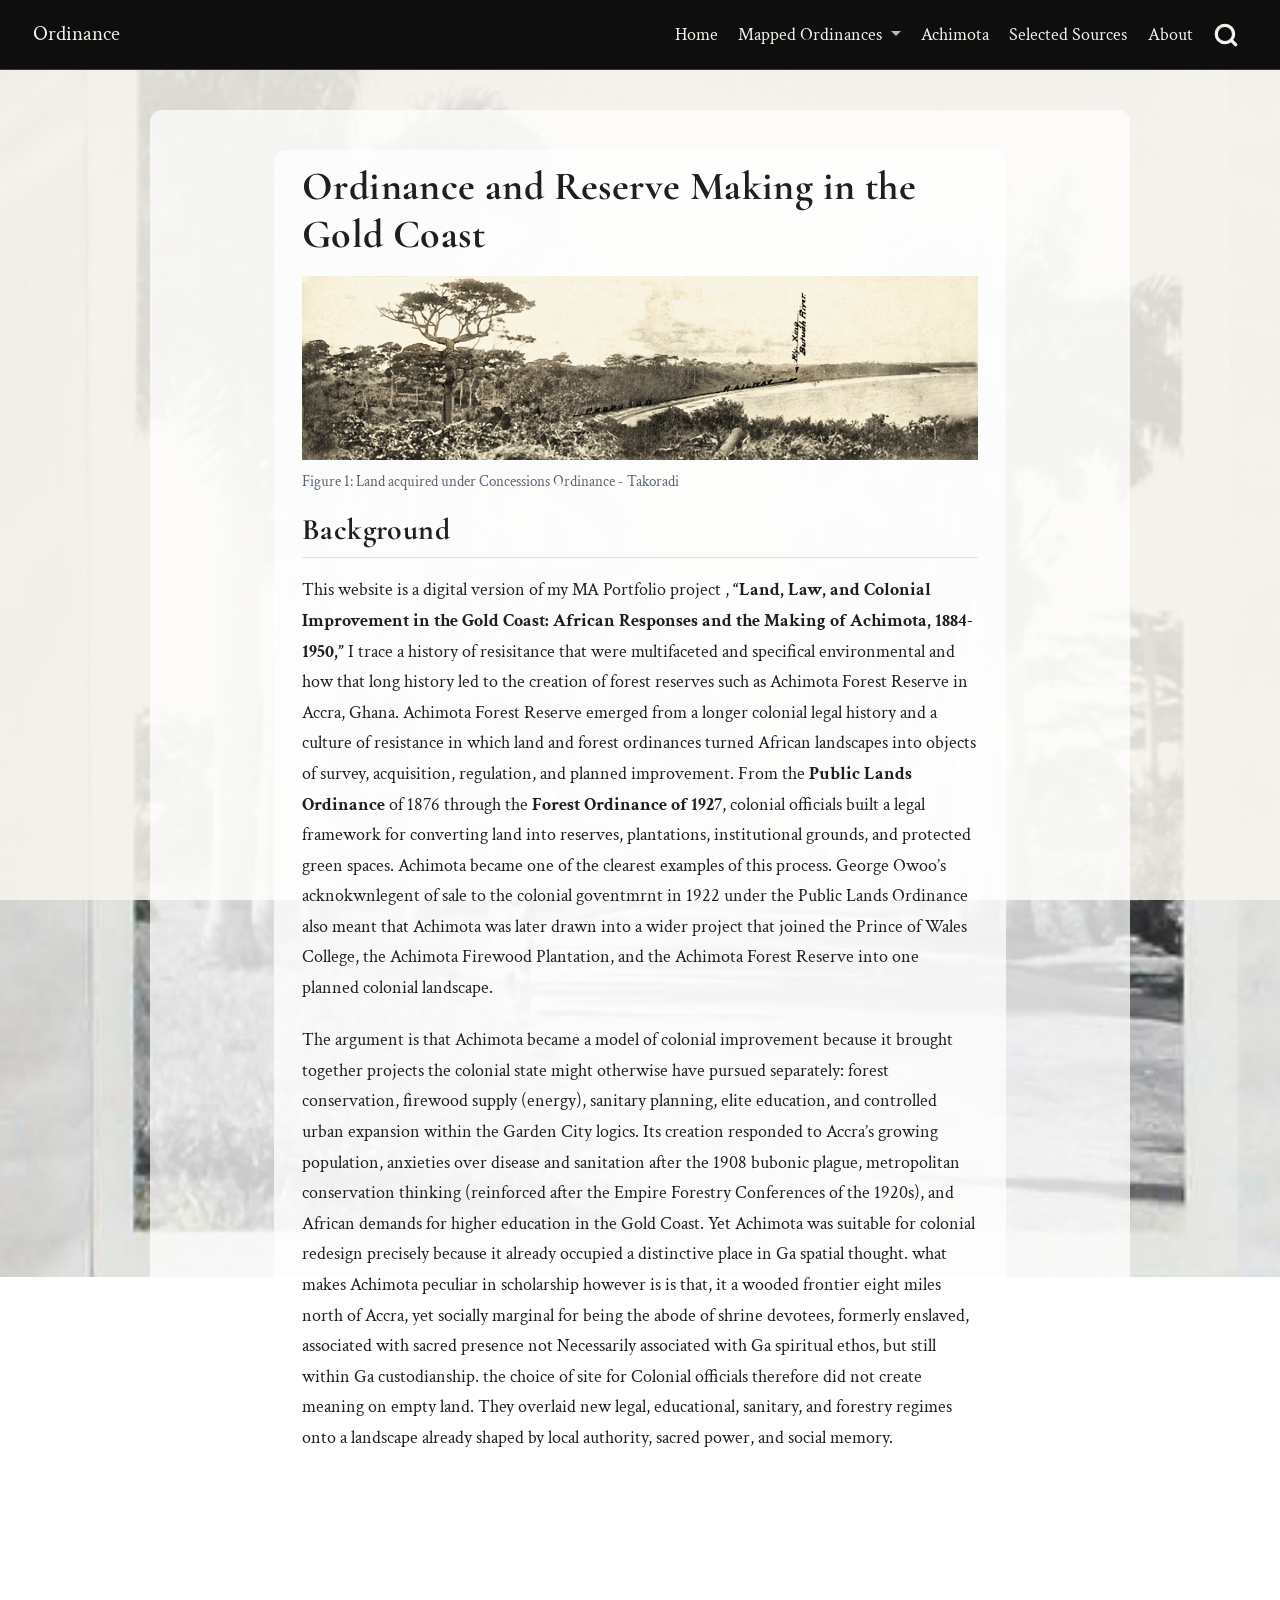
<file: index.html>
<!DOCTYPE html>
<html xmlns="http://www.w3.org/1999/xhtml" lang="en" xml:lang="en"><head>

<meta charset="utf-8">
<meta name="generator" content="quarto-1.9.37">

<meta name="viewport" content="width=device-width, initial-scale=1.0, user-scalable=yes">


<title>Ordinance and Reserve Making in the Gold Coast – Ordinance</title>
<style>
/* Default styles provided by pandoc.
** See https://pandoc.org/MANUAL.html#variables-for-html for config info.
*/
code{white-space: pre-wrap;}
span.smallcaps{font-variant: small-caps;}
div.columns{display: flex; gap: min(4vw, 1.5em);}
div.column{flex: auto; overflow-x: auto;}
div.hanging-indent{margin-left: 1.5em; text-indent: -1.5em;}
ul.task-list{list-style: none;}
ul.task-list li input[type="checkbox"] {
  width: 0.8em;
  margin: 0 0.8em 0.2em -1em; /* quarto-specific, see https://github.com/quarto-dev/quarto-cli/issues/4556 */ 
  vertical-align: middle;
}
</style>


<script src="site_libs/quarto-nav/quarto-nav.js"></script>
<script src="site_libs/quarto-nav/headroom.min.js"></script>
<script src="site_libs/clipboard/clipboard.min.js"></script>
<script src="site_libs/quarto-search/autocomplete.umd.js"></script>
<script src="site_libs/quarto-search/fuse.min.js"></script>
<script src="site_libs/quarto-search/quarto-search.js"></script>
<meta name="quarto:offset" content="./">
<script src="site_libs/quarto-html/quarto.js" type="module"></script>
<script src="site_libs/quarto-html/tabsets/tabsets.js" type="module"></script>
<script src="site_libs/quarto-html/popper.min.js"></script>
<script src="site_libs/quarto-html/tippy.umd.min.js"></script>
<script src="site_libs/quarto-html/anchor.min.js"></script>
<link href="site_libs/quarto-html/tippy.css" rel="stylesheet">
<link href="site_libs/quarto-html/quarto-syntax-highlighting-7f8f88aac4f3542376d5c11b86a4c14d.css" rel="stylesheet" id="quarto-text-highlighting-styles">
<script src="site_libs/bootstrap/bootstrap.min.js"></script>
<link href="site_libs/bootstrap/bootstrap-icons.css" rel="stylesheet">
<link href="site_libs/bootstrap/bootstrap-244ce1b9ec229af56bb6f90d24b3371d.min.css" rel="stylesheet" append-hash="true" id="quarto-bootstrap" data-mode="light">
<script id="quarto-search-options" type="application/json">{
  "location": "navbar",
  "copy-button": false,
  "collapse-after": 3,
  "panel-placement": "end",
  "type": "overlay",
  "limit": 50,
  "keyboard-shortcut": [
    "f",
    "/",
    "s"
  ],
  "show-item-context": false,
  "language": {
    "search-no-results-text": "No results",
    "search-matching-documents-text": "matching documents",
    "search-copy-link-title": "Copy link to search",
    "search-hide-matches-text": "Hide additional matches",
    "search-more-match-text": "more match in this document",
    "search-more-matches-text": "more matches in this document",
    "search-clear-button-title": "Clear",
    "search-text-placeholder": "",
    "search-detached-cancel-button-title": "Cancel",
    "search-submit-button-title": "Submit",
    "search-label": "Search"
  }
}</script>


<link rel="stylesheet" href="styles.css">
</head>

<body class="nav-fixed fullcontent quarto-light">

<div id="quarto-search-results"></div>
  <header id="quarto-header" class="headroom fixed-top">
    <nav class="navbar navbar-expand-lg " data-bs-theme="dark">
      <div class="navbar-container container-fluid">
      <div class="navbar-brand-container mx-auto">
    <a class="navbar-brand" href="./index.html">
    <span class="navbar-title">Ordinance</span>
    </a>
  </div>
            <div id="quarto-search" class="" title="Search"></div>
          <button class="navbar-toggler" type="button" data-bs-toggle="collapse" data-bs-target="#navbarCollapse" aria-controls="navbarCollapse" role="menu" aria-expanded="false" aria-label="Toggle navigation" onclick="if (window.quartoToggleHeadroom) { window.quartoToggleHeadroom(); }">
  <span class="navbar-toggler-icon"></span>
</button>
          <div class="collapse navbar-collapse" id="navbarCollapse">
            <ul class="navbar-nav navbar-nav-scroll ms-auto">
  <li class="nav-item">
    <a class="nav-link active" href="./index.html" aria-current="page"> 
<span class="menu-text">Home</span></a>
  </li>  
  <li class="nav-item dropdown ">
    <a class="nav-link dropdown-toggle" href="#" id="nav-menu-mapped-ordinances" role="link" data-bs-toggle="dropdown" aria-expanded="false">
 <span class="menu-text">Mapped Ordinances</span>
    </a>
    <ul class="dropdown-menu dropdown-menu-end" aria-labelledby="nav-menu-mapped-ordinances">    
        <li>
    <a class="dropdown-item" href="./overview.html">
 <span class="dropdown-text">Overview</span></a>
  </li>  
        <li>
    <a class="dropdown-item" href="./public-lands-1876.html">
 <span class="dropdown-text">Public Lands Ordinance, 1876</span></a>
  </li>  
        <li>
    <a class="dropdown-item" href="./crown-lands-1894.html">
 <span class="dropdown-text">Crown Lands Bill, 1894</span></a>
  </li>  
        <li>
    <a class="dropdown-item" href="./crown-lands-1897.html">
 <span class="dropdown-text">Crown Lands Bill, 1897</span></a>
  </li>  
        <li>
    <a class="dropdown-item" href="./concessions-1900.html">
 <span class="dropdown-text">Concessions Ordinance, 1900</span></a>
  </li>  
        <li>
    <a class="dropdown-item" href="./forest-bill-1910.html">
 <span class="dropdown-text">Forest Bill, 1910</span></a>
  </li>  
        <li>
    <a class="dropdown-item" href="./forest-ordinance-1927.html">
 <span class="dropdown-text">Forest Ordinance, 1927</span></a>
  </li>  
        <li>
    <a class="dropdown-item" href="./native-administration-jurisdiction.html">
 <span class="dropdown-text">Native Administration Ordinances</span></a>
  </li>  
        <li>
    <a class="dropdown-item" href="./supreme-court.html">
 <span class="dropdown-text">Supreme Court Ordinance</span></a>
  </li>  
    </ul>
  </li>
  <li class="nav-item">
    <a class="nav-link" href="./achimota-legal-sequence.html"> 
<span class="menu-text">Achimota</span></a>
  </li>  
  <li class="nav-item">
    <a class="nav-link" href="./sources.html"> 
<span class="menu-text">Selected Sources</span></a>
  </li>  
  <li class="nav-item">
    <a class="nav-link" href="./about.html"> 
<span class="menu-text">About</span></a>
  </li>  
</ul>
          </div> <!-- /navcollapse -->
            <div class="quarto-navbar-tools">
</div>
      </div> <!-- /container-fluid -->
    </nav>
</header>
<!-- content -->
<div id="quarto-content" class="quarto-container page-columns page-rows-contents page-layout-article page-navbar">
<!-- sidebar -->
<!-- margin-sidebar -->
    
<!-- main -->
<main class="content" id="quarto-document-content">

<header id="title-block-header" class="quarto-title-block default">
<div class="quarto-title">
<h1 class="title">Ordinance and Reserve Making in the Gold Coast</h1>
</div>



<div class="quarto-title-meta">

    
  
    
  </div>
  


</header>


<div id="fig-ordinance" class="quarto-float quarto-figure quarto-figure-center anchored">
<figure class="quarto-float quarto-float-fig figure">
<div aria-describedby="fig-ordinance-caption-0ceaefa1-69ba-4598-a22c-09a6ac19f8ca">
<img src="images/ordinance-image.jpg" class="img-fluid figure-img">
</div>
<figcaption class="quarto-float-caption-bottom quarto-float-caption quarto-float-fig" id="fig-ordinance-caption-0ceaefa1-69ba-4598-a22c-09a6ac19f8ca">
Figure&nbsp;1: Land acquired under Concessions Ordinance - Takoradi
</figcaption>
</figure>
</div>
<section id="background" class="level2">
<h2 class="anchored" data-anchor-id="background">Background</h2>
<p>This website is a digital version of my MA Portfolio project , <strong>“Land, Law, and Colonial Improvement in the Gold Coast: African Responses and the Making of Achimota, 1884-1950,”</strong> I trace a history of resisitance that were multifaceted and specifical environmental and how that long history led to the creation of forest reserves such as Achimota Forest Reserve in Accra, Ghana. Achimota Forest Reserve emerged from a longer colonial legal history and a culture of resistance in which land and forest ordinances turned African landscapes into objects of survey, acquisition, regulation, and planned improvement. From the <strong>Public Lands Ordinance</strong> of 1876 through the <strong>Forest Ordinance of 1927</strong>, colonial officials built a legal framework for converting land into reserves, plantations, institutional grounds, and protected green spaces. Achimota became one of the clearest examples of this process. George Owoo’s acknokwnlegent of sale to the colonial goventmrnt in 1922 under the Public Lands Ordinance also meant that Achimota was later drawn into a wider project that joined the Prince of Wales College, the Achimota Firewood Plantation, and the Achimota Forest Reserve into one planned colonial landscape.</p>
<p>The argument is that Achimota became a model of colonial improvement because it brought together projects the colonial state might otherwise have pursued separately: forest conservation, firewood supply (energy), sanitary planning, elite education, and controlled urban expansion within the Garden City logics. Its creation responded to Accra’s growing population, anxieties over disease and sanitation after the 1908 bubonic plague, metropolitan conservation thinking (reinforced after the Empire Forestry Conferences of the 1920s), and African demands for higher education in the Gold Coast. Yet Achimota was suitable for colonial redesign precisely because it already occupied a distinctive place in Ga spatial thought. what makes Achimota peculiar in scholarship however is is that, it a wooded frontier eight miles north of Accra, yet socially marginal for being the abode of shrine devotees, formerly enslaved, associated with sacred presence not Necessarily associated with Ga spiritual ethos, but still within Ga custodianship. the choice of site for Colonial officials therefore did not create meaning on empty land. They overlaid new legal, educational, sanitary, and forestry regimes onto a landscape already shaped by local authority, sacred power, and social memory.</p>


</section>

</main> <!-- /main -->
<script id="quarto-html-after-body" type="application/javascript">
  window.document.addEventListener("DOMContentLoaded", function (event) {
    const icon = "";
    const anchorJS = new window.AnchorJS();
    anchorJS.options = {
      placement: 'right',
      icon: icon
    };
    anchorJS.add('.anchored');
    const isCodeAnnotation = (el) => {
      for (const clz of el.classList) {
        if (clz.startsWith('code-annotation-')) {                     
          return true;
        }
      }
      return false;
    }
    const onCopySuccess = function(e) {
      // button target
      const button = e.trigger;
      // don't keep focus
      button.blur();
      // flash "checked"
      button.classList.add('code-copy-button-checked');
      var currentTitle = button.getAttribute("title");
      button.setAttribute("title", "Copied!");
      let tooltip;
      if (window.bootstrap) {
        button.setAttribute("data-bs-toggle", "tooltip");
        button.setAttribute("data-bs-placement", "left");
        button.setAttribute("data-bs-title", "Copied!");
        tooltip = new bootstrap.Tooltip(button, 
          { trigger: "manual", 
            customClass: "code-copy-button-tooltip",
            offset: [0, -8]});
        tooltip.show();    
      }
      setTimeout(function() {
        if (tooltip) {
          tooltip.hide();
          button.removeAttribute("data-bs-title");
          button.removeAttribute("data-bs-toggle");
          button.removeAttribute("data-bs-placement");
        }
        button.setAttribute("title", currentTitle);
        button.classList.remove('code-copy-button-checked');
      }, 1000);
      // clear code selection
      e.clearSelection();
    }
    const getTextToCopy = function(trigger) {
      const outerScaffold = trigger.parentElement.cloneNode(true);
      const codeEl = outerScaffold.querySelector('code');
      for (const childEl of codeEl.children) {
        if (isCodeAnnotation(childEl)) {
          childEl.remove();
        }
      }
      return codeEl.innerText;
    }
    const clipboard = new window.ClipboardJS('.code-copy-button:not([data-in-quarto-modal])', {
      text: getTextToCopy
    });
    clipboard.on('success', onCopySuccess);
    if (window.document.getElementById('quarto-embedded-source-code-modal')) {
      const clipboardModal = new window.ClipboardJS('.code-copy-button[data-in-quarto-modal]', {
        text: getTextToCopy,
        container: window.document.getElementById('quarto-embedded-source-code-modal')
      });
      clipboardModal.on('success', onCopySuccess);
    }
      var localhostRegex = new RegExp(/^(?:http|https):\/\/localhost\:?[0-9]*\//);
      var mailtoRegex = new RegExp(/^mailto:/);
        var filterRegex = new RegExp("https:\/\/homiahben\.github\.io\/ordinance\/");
      var isInternal = (href) => {
          return filterRegex.test(href) || localhostRegex.test(href) || mailtoRegex.test(href);
      }
      // Inspect non-navigation links and adorn them if external
     var links = window.document.querySelectorAll('a[href]:not(.nav-link):not(.navbar-brand):not(.toc-action):not(.sidebar-link):not(.sidebar-item-toggle):not(.pagination-link):not(.no-external):not([aria-hidden]):not(.dropdown-item):not(.quarto-navigation-tool):not(.about-link)');
      for (var i=0; i<links.length; i++) {
        const link = links[i];
        if (!isInternal(link.href)) {
          // undo the damage that might have been done by quarto-nav.js in the case of
          // links that we want to consider external
          if (link.dataset.originalHref !== undefined) {
            link.href = link.dataset.originalHref;
          }
        }
      }
    function tippyHover(el, contentFn, onTriggerFn, onUntriggerFn) {
      const config = {
        allowHTML: true,
        maxWidth: 500,
        delay: 100,
        arrow: false,
        appendTo: function(el) {
            return el.parentElement;
        },
        interactive: true,
        interactiveBorder: 10,
        theme: 'quarto',
        placement: 'bottom-start',
      };
      if (contentFn) {
        config.content = contentFn;
      }
      if (onTriggerFn) {
        config.onTrigger = onTriggerFn;
      }
      if (onUntriggerFn) {
        config.onUntrigger = onUntriggerFn;
      }
      window.tippy(el, config); 
    }
    const noterefs = window.document.querySelectorAll('a[role="doc-noteref"]');
    for (var i=0; i<noterefs.length; i++) {
      const ref = noterefs[i];
      tippyHover(ref, function() {
        // use id or data attribute instead here
        let href = ref.getAttribute('data-footnote-href') || ref.getAttribute('href');
        try { href = new URL(href).hash; } catch {}
        const id = href.replace(/^#\/?/, "");
        const note = window.document.getElementById(id);
        if (note) {
          return note.innerHTML;
        } else {
          return "";
        }
      });
    }
    const xrefs = window.document.querySelectorAll('a.quarto-xref');
    const processXRef = (id, note) => {
      // Strip column container classes
      const stripColumnClz = (el) => {
        el.classList.remove("page-full", "page-columns");
        if (el.children) {
          for (const child of el.children) {
            stripColumnClz(child);
          }
        }
      }
      stripColumnClz(note)
      if (id === null || id.startsWith('sec-')) {
        // Special case sections, only their first couple elements
        const container = document.createElement("div");
        if (note.children && note.children.length > 2) {
          container.appendChild(note.children[0].cloneNode(true));
          for (let i = 1; i < note.children.length; i++) {
            const child = note.children[i];
            if (child.tagName === "P" && child.innerText === "") {
              continue;
            } else {
              container.appendChild(child.cloneNode(true));
              break;
            }
          }
          if (window.Quarto?.typesetMath) {
            window.Quarto.typesetMath(container);
          }
          return container.innerHTML
        } else {
          if (window.Quarto?.typesetMath) {
            window.Quarto.typesetMath(note);
          }
          return note.innerHTML;
        }
      } else {
        // Remove any anchor links if they are present
        const anchorLink = note.querySelector('a.anchorjs-link');
        if (anchorLink) {
          anchorLink.remove();
        }
        if (window.Quarto?.typesetMath) {
          window.Quarto.typesetMath(note);
        }
        if (note.classList.contains("callout")) {
          return note.outerHTML;
        } else {
          return note.innerHTML;
        }
      }
    }
    for (var i=0; i<xrefs.length; i++) {
      const xref = xrefs[i];
      tippyHover(xref, undefined, function(instance) {
        instance.disable();
        let url = xref.getAttribute('href');
        let hash = undefined; 
        if (url.startsWith('#')) {
          hash = url;
        } else {
          try { hash = new URL(url).hash; } catch {}
        }
        if (hash) {
          const id = hash.replace(/^#\/?/, "");
          const note = window.document.getElementById(id);
          if (note !== null) {
            try {
              const html = processXRef(id, note.cloneNode(true));
              instance.setContent(html);
            } finally {
              instance.enable();
              instance.show();
            }
          } else {
            // See if we can fetch this
            fetch(url.split('#')[0])
            .then(res => res.text())
            .then(html => {
              const parser = new DOMParser();
              const htmlDoc = parser.parseFromString(html, "text/html");
              const note = htmlDoc.getElementById(id);
              if (note !== null) {
                const html = processXRef(id, note);
                instance.setContent(html);
              } 
            }).finally(() => {
              instance.enable();
              instance.show();
            });
          }
        } else {
          // See if we can fetch a full url (with no hash to target)
          // This is a special case and we should probably do some content thinning / targeting
          fetch(url)
          .then(res => res.text())
          .then(html => {
            const parser = new DOMParser();
            const htmlDoc = parser.parseFromString(html, "text/html");
            const note = htmlDoc.querySelector('main.content');
            if (note !== null) {
              // This should only happen for chapter cross references
              // (since there is no id in the URL)
              // remove the first header
              if (note.children.length > 0 && note.children[0].tagName === "HEADER") {
                note.children[0].remove();
              }
              const html = processXRef(null, note);
              instance.setContent(html);
            } 
          }).finally(() => {
            instance.enable();
            instance.show();
          });
        }
      }, function(instance) {
      });
    }
        let selectedAnnoteEl;
        const selectorForAnnotation = ( cell, annotation) => {
          let cellAttr = 'data-code-cell="' + cell + '"';
          let lineAttr = 'data-code-annotation="' +  annotation + '"';
          const selector = 'span[' + cellAttr + '][' + lineAttr + ']';
          return selector;
        }
        const selectCodeLines = (annoteEl) => {
          const doc = window.document;
          const targetCell = annoteEl.getAttribute("data-target-cell");
          const targetAnnotation = annoteEl.getAttribute("data-target-annotation");
          const annoteSpan = window.document.querySelector(selectorForAnnotation(targetCell, targetAnnotation));
          const lines = annoteSpan.getAttribute("data-code-lines").split(",");
          const lineIds = lines.map((line) => {
            return targetCell + "-" + line;
          })
          let top = null;
          let height = null;
          let parent = null;
          if (lineIds.length > 0) {
              //compute the position of the single el (top and bottom and make a div)
              const el = window.document.getElementById(lineIds[0]);
              top = el.offsetTop;
              height = el.offsetHeight;
              parent = el.parentElement.parentElement;
            if (lineIds.length > 1) {
              const lastEl = window.document.getElementById(lineIds[lineIds.length - 1]);
              const bottom = lastEl.offsetTop + lastEl.offsetHeight;
              height = bottom - top;
            }
            if (top !== null && height !== null && parent !== null) {
              // cook up a div (if necessary) and position it 
              let div = window.document.getElementById("code-annotation-line-highlight");
              if (div === null) {
                div = window.document.createElement("div");
                div.setAttribute("id", "code-annotation-line-highlight");
                div.style.position = 'absolute';
                parent.appendChild(div);
              }
              div.style.top = top - 2 + "px";
              div.style.height = height + 4 + "px";
              div.style.left = 0;
              let gutterDiv = window.document.getElementById("code-annotation-line-highlight-gutter");
              if (gutterDiv === null) {
                gutterDiv = window.document.createElement("div");
                gutterDiv.setAttribute("id", "code-annotation-line-highlight-gutter");
                gutterDiv.style.position = 'absolute';
                const codeCell = window.document.getElementById(targetCell);
                const gutter = codeCell.querySelector('.code-annotation-gutter');
                gutter.appendChild(gutterDiv);
              }
              gutterDiv.style.top = top - 2 + "px";
              gutterDiv.style.height = height + 4 + "px";
            }
            selectedAnnoteEl = annoteEl;
          }
        };
        const unselectCodeLines = () => {
          const elementsIds = ["code-annotation-line-highlight", "code-annotation-line-highlight-gutter"];
          elementsIds.forEach((elId) => {
            const div = window.document.getElementById(elId);
            if (div) {
              div.remove();
            }
          });
          selectedAnnoteEl = undefined;
        };
          // Handle positioning of the toggle
      window.addEventListener(
        "resize",
        throttle(() => {
          elRect = undefined;
          if (selectedAnnoteEl) {
            selectCodeLines(selectedAnnoteEl);
          }
        }, 10)
      );
      function throttle(fn, ms) {
      let throttle = false;
      let timer;
        return (...args) => {
          if(!throttle) { // first call gets through
              fn.apply(this, args);
              throttle = true;
          } else { // all the others get throttled
              if(timer) clearTimeout(timer); // cancel #2
              timer = setTimeout(() => {
                fn.apply(this, args);
                timer = throttle = false;
              }, ms);
          }
        };
      }
        // Attach click handler to the DT
        const annoteDls = window.document.querySelectorAll('dt[data-target-cell]');
        for (const annoteDlNode of annoteDls) {
          annoteDlNode.addEventListener('click', (event) => {
            const clickedEl = event.target;
            if (clickedEl !== selectedAnnoteEl) {
              unselectCodeLines();
              const activeEl = window.document.querySelector('dt[data-target-cell].code-annotation-active');
              if (activeEl) {
                activeEl.classList.remove('code-annotation-active');
              }
              selectCodeLines(clickedEl);
              clickedEl.classList.add('code-annotation-active');
            } else {
              // Unselect the line
              unselectCodeLines();
              clickedEl.classList.remove('code-annotation-active');
            }
          });
        }
    const findCites = (el) => {
      const parentEl = el.parentElement;
      if (parentEl) {
        const cites = parentEl.dataset.cites;
        if (cites) {
          return {
            el,
            cites: cites.split(' ')
          };
        } else {
          return findCites(el.parentElement)
        }
      } else {
        return undefined;
      }
    };
    var bibliorefs = window.document.querySelectorAll('a[role="doc-biblioref"]');
    for (var i=0; i<bibliorefs.length; i++) {
      const ref = bibliorefs[i];
      const citeInfo = findCites(ref);
      if (citeInfo) {
        tippyHover(citeInfo.el, function() {
          var popup = window.document.createElement('div');
          citeInfo.cites.forEach(function(cite) {
            var citeDiv = window.document.createElement('div');
            citeDiv.classList.add('hanging-indent');
            citeDiv.classList.add('csl-entry');
            var biblioDiv = window.document.getElementById('ref-' + cite);
            if (biblioDiv) {
              citeDiv.innerHTML = biblioDiv.innerHTML;
            }
            popup.appendChild(citeDiv);
          });
          return popup.innerHTML;
        });
      }
    }
  });
  </script>
</div> <!-- /content -->




</body></html>
</file>
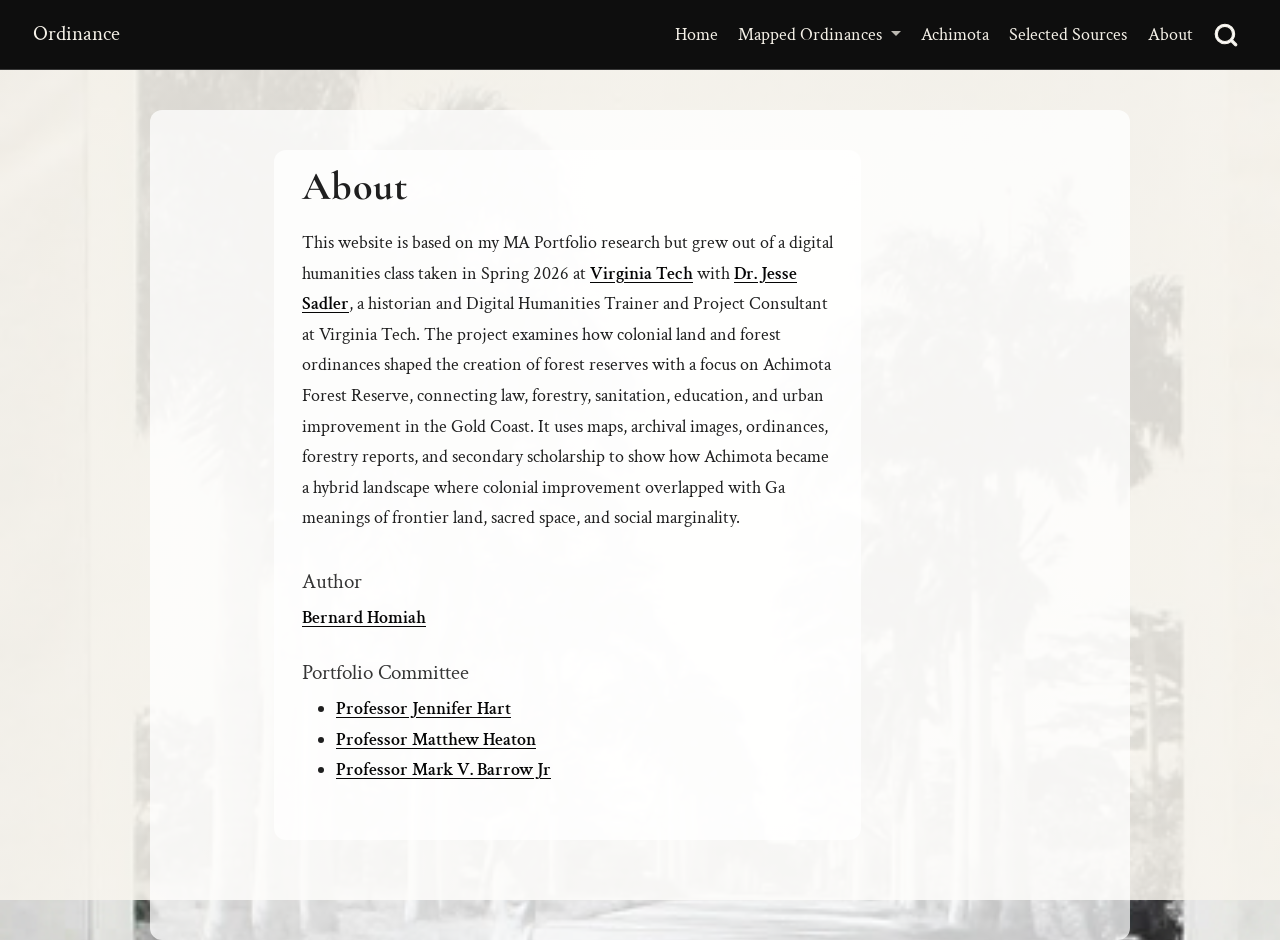
<file: about.html>
<!DOCTYPE html>
<html xmlns="http://www.w3.org/1999/xhtml" lang="en" xml:lang="en"><head>

<meta charset="utf-8">
<meta name="generator" content="quarto-1.9.37">

<meta name="viewport" content="width=device-width, initial-scale=1.0, user-scalable=yes">


<title>About – Ordinance</title>
<style>
/* Default styles provided by pandoc.
** See https://pandoc.org/MANUAL.html#variables-for-html for config info.
*/
code{white-space: pre-wrap;}
span.smallcaps{font-variant: small-caps;}
div.columns{display: flex; gap: min(4vw, 1.5em);}
div.column{flex: auto; overflow-x: auto;}
div.hanging-indent{margin-left: 1.5em; text-indent: -1.5em;}
ul.task-list{list-style: none;}
ul.task-list li input[type="checkbox"] {
  width: 0.8em;
  margin: 0 0.8em 0.2em -1em; /* quarto-specific, see https://github.com/quarto-dev/quarto-cli/issues/4556 */ 
  vertical-align: middle;
}
</style>


<script src="site_libs/quarto-nav/quarto-nav.js"></script>
<script src="site_libs/quarto-nav/headroom.min.js"></script>
<script src="site_libs/clipboard/clipboard.min.js"></script>
<script src="site_libs/quarto-search/autocomplete.umd.js"></script>
<script src="site_libs/quarto-search/fuse.min.js"></script>
<script src="site_libs/quarto-search/quarto-search.js"></script>
<meta name="quarto:offset" content="./">
<script src="site_libs/quarto-html/quarto.js" type="module"></script>
<script src="site_libs/quarto-html/tabsets/tabsets.js" type="module"></script>
<script src="site_libs/quarto-html/popper.min.js"></script>
<script src="site_libs/quarto-html/tippy.umd.min.js"></script>
<script src="site_libs/quarto-html/anchor.min.js"></script>
<link href="site_libs/quarto-html/tippy.css" rel="stylesheet">
<link href="site_libs/quarto-html/quarto-syntax-highlighting-7f8f88aac4f3542376d5c11b86a4c14d.css" rel="stylesheet" id="quarto-text-highlighting-styles">
<script src="site_libs/bootstrap/bootstrap.min.js"></script>
<link href="site_libs/bootstrap/bootstrap-icons.css" rel="stylesheet">
<link href="site_libs/bootstrap/bootstrap-244ce1b9ec229af56bb6f90d24b3371d.min.css" rel="stylesheet" append-hash="true" id="quarto-bootstrap" data-mode="light">
<script id="quarto-search-options" type="application/json">{
  "location": "navbar",
  "copy-button": false,
  "collapse-after": 3,
  "panel-placement": "end",
  "type": "overlay",
  "limit": 50,
  "keyboard-shortcut": [
    "f",
    "/",
    "s"
  ],
  "show-item-context": false,
  "language": {
    "search-no-results-text": "No results",
    "search-matching-documents-text": "matching documents",
    "search-copy-link-title": "Copy link to search",
    "search-hide-matches-text": "Hide additional matches",
    "search-more-match-text": "more match in this document",
    "search-more-matches-text": "more matches in this document",
    "search-clear-button-title": "Clear",
    "search-text-placeholder": "",
    "search-detached-cancel-button-title": "Cancel",
    "search-submit-button-title": "Submit",
    "search-label": "Search"
  }
}</script>


<link rel="stylesheet" href="styles.css">
</head>

<body class="nav-fixed quarto-light">

<div id="quarto-search-results"></div>
  <header id="quarto-header" class="headroom fixed-top">
    <nav class="navbar navbar-expand-lg " data-bs-theme="dark">
      <div class="navbar-container container-fluid">
      <div class="navbar-brand-container mx-auto">
    <a class="navbar-brand" href="./index.html">
    <span class="navbar-title">Ordinance</span>
    </a>
  </div>
            <div id="quarto-search" class="" title="Search"></div>
          <button class="navbar-toggler" type="button" data-bs-toggle="collapse" data-bs-target="#navbarCollapse" aria-controls="navbarCollapse" role="menu" aria-expanded="false" aria-label="Toggle navigation" onclick="if (window.quartoToggleHeadroom) { window.quartoToggleHeadroom(); }">
  <span class="navbar-toggler-icon"></span>
</button>
          <div class="collapse navbar-collapse" id="navbarCollapse">
            <ul class="navbar-nav navbar-nav-scroll ms-auto">
  <li class="nav-item">
    <a class="nav-link" href="./index.html"> 
<span class="menu-text">Home</span></a>
  </li>  
  <li class="nav-item dropdown ">
    <a class="nav-link dropdown-toggle" href="#" id="nav-menu-mapped-ordinances" role="link" data-bs-toggle="dropdown" aria-expanded="false">
 <span class="menu-text">Mapped Ordinances</span>
    </a>
    <ul class="dropdown-menu dropdown-menu-end" aria-labelledby="nav-menu-mapped-ordinances">    
        <li>
    <a class="dropdown-item" href="./overview.html">
 <span class="dropdown-text">Overview</span></a>
  </li>  
        <li>
    <a class="dropdown-item" href="./public-lands-1876.html">
 <span class="dropdown-text">Public Lands Ordinance, 1876</span></a>
  </li>  
        <li>
    <a class="dropdown-item" href="./crown-lands-1894.html">
 <span class="dropdown-text">Crown Lands Bill, 1894</span></a>
  </li>  
        <li>
    <a class="dropdown-item" href="./crown-lands-1897.html">
 <span class="dropdown-text">Crown Lands Bill, 1897</span></a>
  </li>  
        <li>
    <a class="dropdown-item" href="./concessions-1900.html">
 <span class="dropdown-text">Concessions Ordinance, 1900</span></a>
  </li>  
        <li>
    <a class="dropdown-item" href="./forest-bill-1910.html">
 <span class="dropdown-text">Forest Bill, 1910</span></a>
  </li>  
        <li>
    <a class="dropdown-item" href="./forest-ordinance-1927.html">
 <span class="dropdown-text">Forest Ordinance, 1927</span></a>
  </li>  
        <li>
    <a class="dropdown-item" href="./native-administration-jurisdiction.html">
 <span class="dropdown-text">Native Administration Ordinances</span></a>
  </li>  
        <li>
    <a class="dropdown-item" href="./supreme-court.html">
 <span class="dropdown-text">Supreme Court Ordinance</span></a>
  </li>  
    </ul>
  </li>
  <li class="nav-item">
    <a class="nav-link" href="./achimota-legal-sequence.html"> 
<span class="menu-text">Achimota</span></a>
  </li>  
  <li class="nav-item">
    <a class="nav-link" href="./sources.html"> 
<span class="menu-text">Selected Sources</span></a>
  </li>  
  <li class="nav-item">
    <a class="nav-link active" href="./about.html" aria-current="page"> 
<span class="menu-text">About</span></a>
  </li>  
</ul>
          </div> <!-- /navcollapse -->
            <div class="quarto-navbar-tools">
</div>
      </div> <!-- /container-fluid -->
    </nav>
</header>
<!-- content -->
<div id="quarto-content" class="quarto-container page-columns page-rows-contents page-layout-article page-navbar">
<!-- sidebar -->
<!-- margin-sidebar -->
    <div id="quarto-margin-sidebar" class="sidebar margin-sidebar zindex-bottom">
        
    </div>
<!-- main -->
<main class="content" id="quarto-document-content">

<header id="title-block-header" class="quarto-title-block default">
<div class="quarto-title">
<h1 class="title">About</h1>
</div>



<div class="quarto-title-meta">

    
  
    
  </div>
  


</header>


<p>This website is based on my MA Portfolio research but grew out of a digital humanities class taken in Spring 2026 at <a href="https://liberalarts.vt.edu/departments-and-schools/department-of-history.html">Virginia Tech</a> with <a href="https://www.jessesadler.com/about">Dr.&nbsp;Jesse Sadler</a>, a historian and Digital Humanities Trainer and Project Consultant at Virginia Tech. The project examines how colonial land and forest ordinances shaped the creation of forest reserves with a focus on Achimota Forest Reserve, connecting law, forestry, sanitation, education, and urban improvement in the Gold Coast. It uses maps, archival images, ordinances, forestry reports, and secondary scholarship to show how Achimota became a hybrid landscape where colonial improvement overlapped with Ga meanings of frontier land, sacred space, and social marginality.</p>
<section id="author" class="level4">
<h4 class="anchored" data-anchor-id="author">Author</h4>
<p><a href="mailto:homiahben@vt.edu">Bernard Homiah</a></p>
</section>
<section id="portfolio-committee" class="level4">
<h4 class="anchored" data-anchor-id="portfolio-committee">Portfolio Committee</h4>
<ul>
<li><a href="https://liberalarts.vt.edu/departments-and-schools/department-of-history/faculty/jennifer-hart.html">Professor Jennifer Hart</a></li>
<li><a href="https://liberalarts.vt.edu/departments-and-schools/department-of-history/faculty/matthew-heaton.html">Professor Matthew Heaton</a></li>
<li><a href="https://liberalarts.vt.edu/departments-and-schools/department-of-history/faculty/mark-barrow.html">Professor Mark V. Barrow Jr</a></li>
</ul>


</section>

</main> <!-- /main -->
<script id="quarto-html-after-body" type="application/javascript">
  window.document.addEventListener("DOMContentLoaded", function (event) {
    const icon = "";
    const anchorJS = new window.AnchorJS();
    anchorJS.options = {
      placement: 'right',
      icon: icon
    };
    anchorJS.add('.anchored');
    const isCodeAnnotation = (el) => {
      for (const clz of el.classList) {
        if (clz.startsWith('code-annotation-')) {                     
          return true;
        }
      }
      return false;
    }
    const onCopySuccess = function(e) {
      // button target
      const button = e.trigger;
      // don't keep focus
      button.blur();
      // flash "checked"
      button.classList.add('code-copy-button-checked');
      var currentTitle = button.getAttribute("title");
      button.setAttribute("title", "Copied!");
      let tooltip;
      if (window.bootstrap) {
        button.setAttribute("data-bs-toggle", "tooltip");
        button.setAttribute("data-bs-placement", "left");
        button.setAttribute("data-bs-title", "Copied!");
        tooltip = new bootstrap.Tooltip(button, 
          { trigger: "manual", 
            customClass: "code-copy-button-tooltip",
            offset: [0, -8]});
        tooltip.show();    
      }
      setTimeout(function() {
        if (tooltip) {
          tooltip.hide();
          button.removeAttribute("data-bs-title");
          button.removeAttribute("data-bs-toggle");
          button.removeAttribute("data-bs-placement");
        }
        button.setAttribute("title", currentTitle);
        button.classList.remove('code-copy-button-checked');
      }, 1000);
      // clear code selection
      e.clearSelection();
    }
    const getTextToCopy = function(trigger) {
      const outerScaffold = trigger.parentElement.cloneNode(true);
      const codeEl = outerScaffold.querySelector('code');
      for (const childEl of codeEl.children) {
        if (isCodeAnnotation(childEl)) {
          childEl.remove();
        }
      }
      return codeEl.innerText;
    }
    const clipboard = new window.ClipboardJS('.code-copy-button:not([data-in-quarto-modal])', {
      text: getTextToCopy
    });
    clipboard.on('success', onCopySuccess);
    if (window.document.getElementById('quarto-embedded-source-code-modal')) {
      const clipboardModal = new window.ClipboardJS('.code-copy-button[data-in-quarto-modal]', {
        text: getTextToCopy,
        container: window.document.getElementById('quarto-embedded-source-code-modal')
      });
      clipboardModal.on('success', onCopySuccess);
    }
      var localhostRegex = new RegExp(/^(?:http|https):\/\/localhost\:?[0-9]*\//);
      var mailtoRegex = new RegExp(/^mailto:/);
        var filterRegex = new RegExp("https:\/\/homiahben\.github\.io\/ordinance\/");
      var isInternal = (href) => {
          return filterRegex.test(href) || localhostRegex.test(href) || mailtoRegex.test(href);
      }
      // Inspect non-navigation links and adorn them if external
     var links = window.document.querySelectorAll('a[href]:not(.nav-link):not(.navbar-brand):not(.toc-action):not(.sidebar-link):not(.sidebar-item-toggle):not(.pagination-link):not(.no-external):not([aria-hidden]):not(.dropdown-item):not(.quarto-navigation-tool):not(.about-link)');
      for (var i=0; i<links.length; i++) {
        const link = links[i];
        if (!isInternal(link.href)) {
          // undo the damage that might have been done by quarto-nav.js in the case of
          // links that we want to consider external
          if (link.dataset.originalHref !== undefined) {
            link.href = link.dataset.originalHref;
          }
        }
      }
    function tippyHover(el, contentFn, onTriggerFn, onUntriggerFn) {
      const config = {
        allowHTML: true,
        maxWidth: 500,
        delay: 100,
        arrow: false,
        appendTo: function(el) {
            return el.parentElement;
        },
        interactive: true,
        interactiveBorder: 10,
        theme: 'quarto',
        placement: 'bottom-start',
      };
      if (contentFn) {
        config.content = contentFn;
      }
      if (onTriggerFn) {
        config.onTrigger = onTriggerFn;
      }
      if (onUntriggerFn) {
        config.onUntrigger = onUntriggerFn;
      }
      window.tippy(el, config); 
    }
    const noterefs = window.document.querySelectorAll('a[role="doc-noteref"]');
    for (var i=0; i<noterefs.length; i++) {
      const ref = noterefs[i];
      tippyHover(ref, function() {
        // use id or data attribute instead here
        let href = ref.getAttribute('data-footnote-href') || ref.getAttribute('href');
        try { href = new URL(href).hash; } catch {}
        const id = href.replace(/^#\/?/, "");
        const note = window.document.getElementById(id);
        if (note) {
          return note.innerHTML;
        } else {
          return "";
        }
      });
    }
    const xrefs = window.document.querySelectorAll('a.quarto-xref');
    const processXRef = (id, note) => {
      // Strip column container classes
      const stripColumnClz = (el) => {
        el.classList.remove("page-full", "page-columns");
        if (el.children) {
          for (const child of el.children) {
            stripColumnClz(child);
          }
        }
      }
      stripColumnClz(note)
      if (id === null || id.startsWith('sec-')) {
        // Special case sections, only their first couple elements
        const container = document.createElement("div");
        if (note.children && note.children.length > 2) {
          container.appendChild(note.children[0].cloneNode(true));
          for (let i = 1; i < note.children.length; i++) {
            const child = note.children[i];
            if (child.tagName === "P" && child.innerText === "") {
              continue;
            } else {
              container.appendChild(child.cloneNode(true));
              break;
            }
          }
          if (window.Quarto?.typesetMath) {
            window.Quarto.typesetMath(container);
          }
          return container.innerHTML
        } else {
          if (window.Quarto?.typesetMath) {
            window.Quarto.typesetMath(note);
          }
          return note.innerHTML;
        }
      } else {
        // Remove any anchor links if they are present
        const anchorLink = note.querySelector('a.anchorjs-link');
        if (anchorLink) {
          anchorLink.remove();
        }
        if (window.Quarto?.typesetMath) {
          window.Quarto.typesetMath(note);
        }
        if (note.classList.contains("callout")) {
          return note.outerHTML;
        } else {
          return note.innerHTML;
        }
      }
    }
    for (var i=0; i<xrefs.length; i++) {
      const xref = xrefs[i];
      tippyHover(xref, undefined, function(instance) {
        instance.disable();
        let url = xref.getAttribute('href');
        let hash = undefined; 
        if (url.startsWith('#')) {
          hash = url;
        } else {
          try { hash = new URL(url).hash; } catch {}
        }
        if (hash) {
          const id = hash.replace(/^#\/?/, "");
          const note = window.document.getElementById(id);
          if (note !== null) {
            try {
              const html = processXRef(id, note.cloneNode(true));
              instance.setContent(html);
            } finally {
              instance.enable();
              instance.show();
            }
          } else {
            // See if we can fetch this
            fetch(url.split('#')[0])
            .then(res => res.text())
            .then(html => {
              const parser = new DOMParser();
              const htmlDoc = parser.parseFromString(html, "text/html");
              const note = htmlDoc.getElementById(id);
              if (note !== null) {
                const html = processXRef(id, note);
                instance.setContent(html);
              } 
            }).finally(() => {
              instance.enable();
              instance.show();
            });
          }
        } else {
          // See if we can fetch a full url (with no hash to target)
          // This is a special case and we should probably do some content thinning / targeting
          fetch(url)
          .then(res => res.text())
          .then(html => {
            const parser = new DOMParser();
            const htmlDoc = parser.parseFromString(html, "text/html");
            const note = htmlDoc.querySelector('main.content');
            if (note !== null) {
              // This should only happen for chapter cross references
              // (since there is no id in the URL)
              // remove the first header
              if (note.children.length > 0 && note.children[0].tagName === "HEADER") {
                note.children[0].remove();
              }
              const html = processXRef(null, note);
              instance.setContent(html);
            } 
          }).finally(() => {
            instance.enable();
            instance.show();
          });
        }
      }, function(instance) {
      });
    }
        let selectedAnnoteEl;
        const selectorForAnnotation = ( cell, annotation) => {
          let cellAttr = 'data-code-cell="' + cell + '"';
          let lineAttr = 'data-code-annotation="' +  annotation + '"';
          const selector = 'span[' + cellAttr + '][' + lineAttr + ']';
          return selector;
        }
        const selectCodeLines = (annoteEl) => {
          const doc = window.document;
          const targetCell = annoteEl.getAttribute("data-target-cell");
          const targetAnnotation = annoteEl.getAttribute("data-target-annotation");
          const annoteSpan = window.document.querySelector(selectorForAnnotation(targetCell, targetAnnotation));
          const lines = annoteSpan.getAttribute("data-code-lines").split(",");
          const lineIds = lines.map((line) => {
            return targetCell + "-" + line;
          })
          let top = null;
          let height = null;
          let parent = null;
          if (lineIds.length > 0) {
              //compute the position of the single el (top and bottom and make a div)
              const el = window.document.getElementById(lineIds[0]);
              top = el.offsetTop;
              height = el.offsetHeight;
              parent = el.parentElement.parentElement;
            if (lineIds.length > 1) {
              const lastEl = window.document.getElementById(lineIds[lineIds.length - 1]);
              const bottom = lastEl.offsetTop + lastEl.offsetHeight;
              height = bottom - top;
            }
            if (top !== null && height !== null && parent !== null) {
              // cook up a div (if necessary) and position it 
              let div = window.document.getElementById("code-annotation-line-highlight");
              if (div === null) {
                div = window.document.createElement("div");
                div.setAttribute("id", "code-annotation-line-highlight");
                div.style.position = 'absolute';
                parent.appendChild(div);
              }
              div.style.top = top - 2 + "px";
              div.style.height = height + 4 + "px";
              div.style.left = 0;
              let gutterDiv = window.document.getElementById("code-annotation-line-highlight-gutter");
              if (gutterDiv === null) {
                gutterDiv = window.document.createElement("div");
                gutterDiv.setAttribute("id", "code-annotation-line-highlight-gutter");
                gutterDiv.style.position = 'absolute';
                const codeCell = window.document.getElementById(targetCell);
                const gutter = codeCell.querySelector('.code-annotation-gutter');
                gutter.appendChild(gutterDiv);
              }
              gutterDiv.style.top = top - 2 + "px";
              gutterDiv.style.height = height + 4 + "px";
            }
            selectedAnnoteEl = annoteEl;
          }
        };
        const unselectCodeLines = () => {
          const elementsIds = ["code-annotation-line-highlight", "code-annotation-line-highlight-gutter"];
          elementsIds.forEach((elId) => {
            const div = window.document.getElementById(elId);
            if (div) {
              div.remove();
            }
          });
          selectedAnnoteEl = undefined;
        };
          // Handle positioning of the toggle
      window.addEventListener(
        "resize",
        throttle(() => {
          elRect = undefined;
          if (selectedAnnoteEl) {
            selectCodeLines(selectedAnnoteEl);
          }
        }, 10)
      );
      function throttle(fn, ms) {
      let throttle = false;
      let timer;
        return (...args) => {
          if(!throttle) { // first call gets through
              fn.apply(this, args);
              throttle = true;
          } else { // all the others get throttled
              if(timer) clearTimeout(timer); // cancel #2
              timer = setTimeout(() => {
                fn.apply(this, args);
                timer = throttle = false;
              }, ms);
          }
        };
      }
        // Attach click handler to the DT
        const annoteDls = window.document.querySelectorAll('dt[data-target-cell]');
        for (const annoteDlNode of annoteDls) {
          annoteDlNode.addEventListener('click', (event) => {
            const clickedEl = event.target;
            if (clickedEl !== selectedAnnoteEl) {
              unselectCodeLines();
              const activeEl = window.document.querySelector('dt[data-target-cell].code-annotation-active');
              if (activeEl) {
                activeEl.classList.remove('code-annotation-active');
              }
              selectCodeLines(clickedEl);
              clickedEl.classList.add('code-annotation-active');
            } else {
              // Unselect the line
              unselectCodeLines();
              clickedEl.classList.remove('code-annotation-active');
            }
          });
        }
    const findCites = (el) => {
      const parentEl = el.parentElement;
      if (parentEl) {
        const cites = parentEl.dataset.cites;
        if (cites) {
          return {
            el,
            cites: cites.split(' ')
          };
        } else {
          return findCites(el.parentElement)
        }
      } else {
        return undefined;
      }
    };
    var bibliorefs = window.document.querySelectorAll('a[role="doc-biblioref"]');
    for (var i=0; i<bibliorefs.length; i++) {
      const ref = bibliorefs[i];
      const citeInfo = findCites(ref);
      if (citeInfo) {
        tippyHover(citeInfo.el, function() {
          var popup = window.document.createElement('div');
          citeInfo.cites.forEach(function(cite) {
            var citeDiv = window.document.createElement('div');
            citeDiv.classList.add('hanging-indent');
            citeDiv.classList.add('csl-entry');
            var biblioDiv = window.document.getElementById('ref-' + cite);
            if (biblioDiv) {
              citeDiv.innerHTML = biblioDiv.innerHTML;
            }
            popup.appendChild(citeDiv);
          });
          return popup.innerHTML;
        });
      }
    }
  });
  </script>
</div> <!-- /content -->




</body></html>
</file>
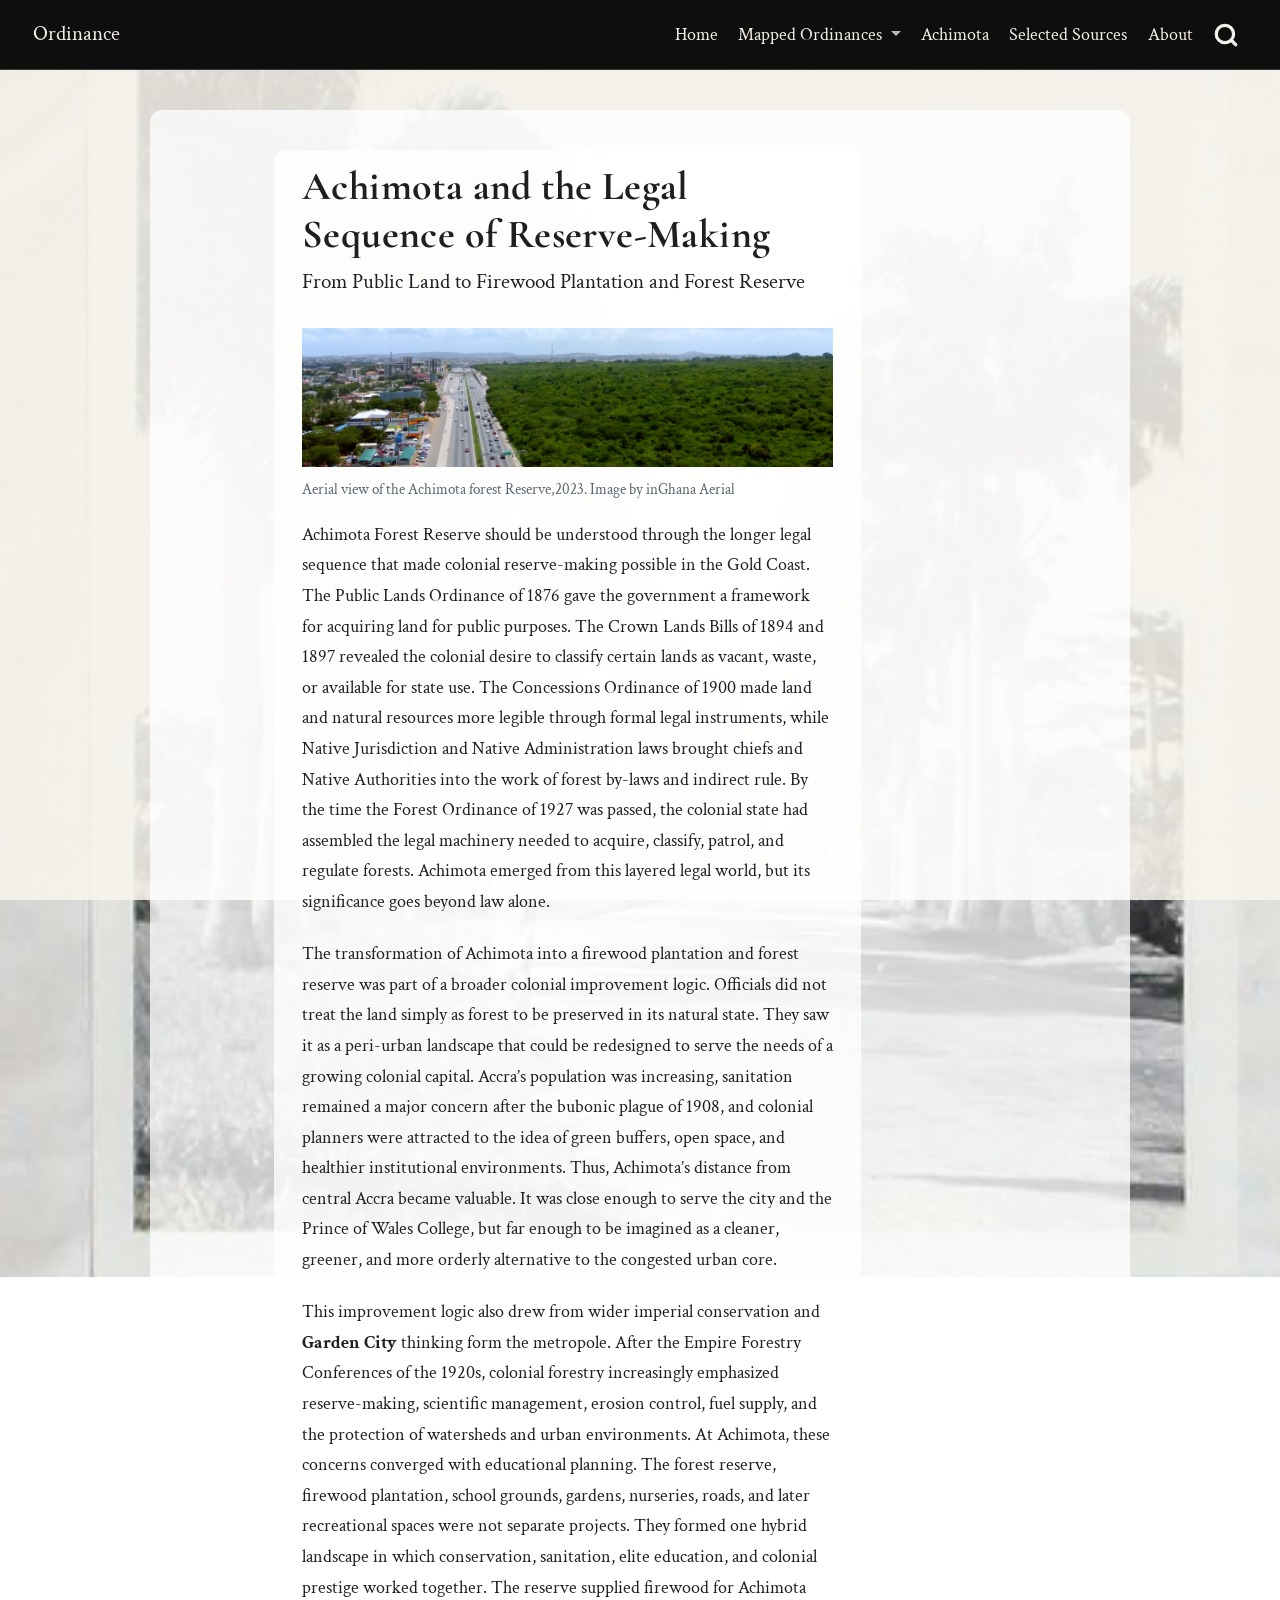
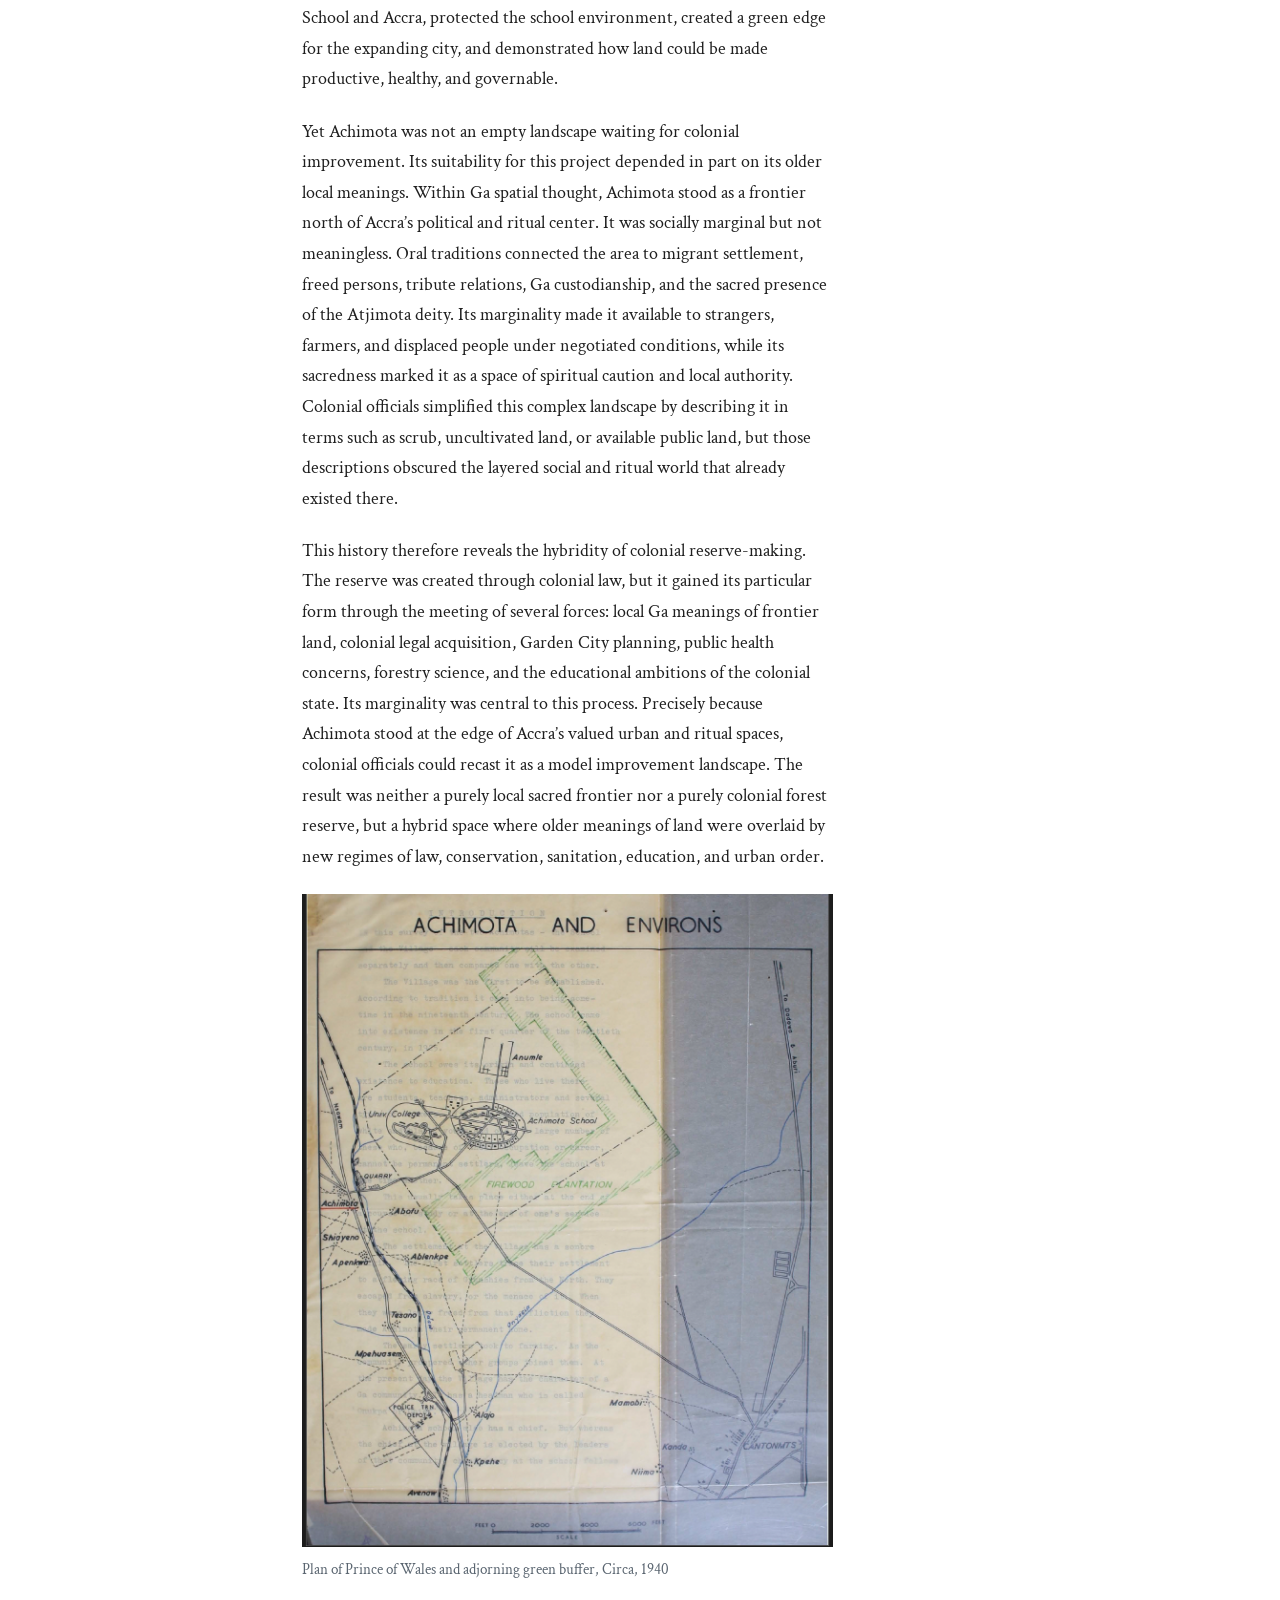
<file: achimota-legal-sequence.html>
<!DOCTYPE html>
<html xmlns="http://www.w3.org/1999/xhtml" lang="en" xml:lang="en"><head>

<meta charset="utf-8">
<meta name="generator" content="quarto-1.9.37">

<meta name="viewport" content="width=device-width, initial-scale=1.0, user-scalable=yes">


<title>Achimota and the Legal Sequence of Reserve-Making – Ordinance</title>
<style>
/* Default styles provided by pandoc.
** See https://pandoc.org/MANUAL.html#variables-for-html for config info.
*/
code{white-space: pre-wrap;}
span.smallcaps{font-variant: small-caps;}
div.columns{display: flex; gap: min(4vw, 1.5em);}
div.column{flex: auto; overflow-x: auto;}
div.hanging-indent{margin-left: 1.5em; text-indent: -1.5em;}
ul.task-list{list-style: none;}
ul.task-list li input[type="checkbox"] {
  width: 0.8em;
  margin: 0 0.8em 0.2em -1em; /* quarto-specific, see https://github.com/quarto-dev/quarto-cli/issues/4556 */ 
  vertical-align: middle;
}
</style>


<script src="site_libs/quarto-nav/quarto-nav.js"></script>
<script src="site_libs/quarto-nav/headroom.min.js"></script>
<script src="site_libs/clipboard/clipboard.min.js"></script>
<script src="site_libs/quarto-search/autocomplete.umd.js"></script>
<script src="site_libs/quarto-search/fuse.min.js"></script>
<script src="site_libs/quarto-search/quarto-search.js"></script>
<meta name="quarto:offset" content="./">
<script src="site_libs/quarto-html/quarto.js" type="module"></script>
<script src="site_libs/quarto-html/tabsets/tabsets.js" type="module"></script>
<script src="site_libs/quarto-html/popper.min.js"></script>
<script src="site_libs/quarto-html/tippy.umd.min.js"></script>
<script src="site_libs/quarto-html/anchor.min.js"></script>
<link href="site_libs/quarto-html/tippy.css" rel="stylesheet">
<link href="site_libs/quarto-html/quarto-syntax-highlighting-7f8f88aac4f3542376d5c11b86a4c14d.css" rel="stylesheet" id="quarto-text-highlighting-styles">
<script src="site_libs/bootstrap/bootstrap.min.js"></script>
<link href="site_libs/bootstrap/bootstrap-icons.css" rel="stylesheet">
<link href="site_libs/bootstrap/bootstrap-244ce1b9ec229af56bb6f90d24b3371d.min.css" rel="stylesheet" append-hash="true" id="quarto-bootstrap" data-mode="light">
<script id="quarto-search-options" type="application/json">{
  "location": "navbar",
  "copy-button": false,
  "collapse-after": 3,
  "panel-placement": "end",
  "type": "overlay",
  "limit": 50,
  "keyboard-shortcut": [
    "f",
    "/",
    "s"
  ],
  "show-item-context": false,
  "language": {
    "search-no-results-text": "No results",
    "search-matching-documents-text": "matching documents",
    "search-copy-link-title": "Copy link to search",
    "search-hide-matches-text": "Hide additional matches",
    "search-more-match-text": "more match in this document",
    "search-more-matches-text": "more matches in this document",
    "search-clear-button-title": "Clear",
    "search-text-placeholder": "",
    "search-detached-cancel-button-title": "Cancel",
    "search-submit-button-title": "Submit",
    "search-label": "Search"
  }
}</script>


<link rel="stylesheet" href="styles.css">
</head>

<body class="nav-fixed quarto-light">

<div id="quarto-search-results"></div>
  <header id="quarto-header" class="headroom fixed-top">
    <nav class="navbar navbar-expand-lg " data-bs-theme="dark">
      <div class="navbar-container container-fluid">
      <div class="navbar-brand-container mx-auto">
    <a class="navbar-brand" href="./index.html">
    <span class="navbar-title">Ordinance</span>
    </a>
  </div>
            <div id="quarto-search" class="" title="Search"></div>
          <button class="navbar-toggler" type="button" data-bs-toggle="collapse" data-bs-target="#navbarCollapse" aria-controls="navbarCollapse" role="menu" aria-expanded="false" aria-label="Toggle navigation" onclick="if (window.quartoToggleHeadroom) { window.quartoToggleHeadroom(); }">
  <span class="navbar-toggler-icon"></span>
</button>
          <div class="collapse navbar-collapse" id="navbarCollapse">
            <ul class="navbar-nav navbar-nav-scroll ms-auto">
  <li class="nav-item">
    <a class="nav-link" href="./index.html"> 
<span class="menu-text">Home</span></a>
  </li>  
  <li class="nav-item dropdown ">
    <a class="nav-link dropdown-toggle" href="#" id="nav-menu-mapped-ordinances" role="link" data-bs-toggle="dropdown" aria-expanded="false">
 <span class="menu-text">Mapped Ordinances</span>
    </a>
    <ul class="dropdown-menu dropdown-menu-end" aria-labelledby="nav-menu-mapped-ordinances">    
        <li>
    <a class="dropdown-item" href="./overview.html">
 <span class="dropdown-text">Overview</span></a>
  </li>  
        <li>
    <a class="dropdown-item" href="./public-lands-1876.html">
 <span class="dropdown-text">Public Lands Ordinance, 1876</span></a>
  </li>  
        <li>
    <a class="dropdown-item" href="./crown-lands-1894.html">
 <span class="dropdown-text">Crown Lands Bill, 1894</span></a>
  </li>  
        <li>
    <a class="dropdown-item" href="./crown-lands-1897.html">
 <span class="dropdown-text">Crown Lands Bill, 1897</span></a>
  </li>  
        <li>
    <a class="dropdown-item" href="./concessions-1900.html">
 <span class="dropdown-text">Concessions Ordinance, 1900</span></a>
  </li>  
        <li>
    <a class="dropdown-item" href="./forest-bill-1910.html">
 <span class="dropdown-text">Forest Bill, 1910</span></a>
  </li>  
        <li>
    <a class="dropdown-item" href="./forest-ordinance-1927.html">
 <span class="dropdown-text">Forest Ordinance, 1927</span></a>
  </li>  
        <li>
    <a class="dropdown-item" href="./native-administration-jurisdiction.html">
 <span class="dropdown-text">Native Administration Ordinances</span></a>
  </li>  
        <li>
    <a class="dropdown-item" href="./supreme-court.html">
 <span class="dropdown-text">Supreme Court Ordinance</span></a>
  </li>  
    </ul>
  </li>
  <li class="nav-item">
    <a class="nav-link active" href="./achimota-legal-sequence.html" aria-current="page"> 
<span class="menu-text">Achimota</span></a>
  </li>  
  <li class="nav-item">
    <a class="nav-link" href="./sources.html"> 
<span class="menu-text">Selected Sources</span></a>
  </li>  
  <li class="nav-item">
    <a class="nav-link" href="./about.html"> 
<span class="menu-text">About</span></a>
  </li>  
</ul>
          </div> <!-- /navcollapse -->
            <div class="quarto-navbar-tools">
</div>
      </div> <!-- /container-fluid -->
    </nav>
</header>
<!-- content -->
<div id="quarto-content" class="quarto-container page-columns page-rows-contents page-layout-article page-navbar">
<!-- sidebar -->
<!-- margin-sidebar -->
    <div id="quarto-margin-sidebar" class="sidebar margin-sidebar zindex-bottom">
        
    </div>
<!-- main -->
<main class="content" id="quarto-document-content">

<header id="title-block-header" class="quarto-title-block default">
<div class="quarto-title">
<h1 class="title">Achimota and the Legal Sequence of Reserve-Making</h1>
<p class="subtitle lead">From Public Land to Firewood Plantation and Forest Reserve</p>
</div>



<div class="quarto-title-meta">

    
  
    
  </div>
  


</header>


<div class="quarto-figure quarto-figure-center">
<figure class="figure">
<p><img src="images/Ach aerial 2.png" class="img-fluid figure-img"></p>
<figcaption>Aerial view of the Achimota forest Reserve,2023. Image by inGhana Aerial</figcaption>
</figure>
</div>
<p>Achimota Forest Reserve should be understood through the longer legal sequence that made colonial reserve-making possible in the Gold Coast. The Public Lands Ordinance of 1876 gave the government a framework for acquiring land for public purposes. The Crown Lands Bills of 1894 and 1897 revealed the colonial desire to classify certain lands as vacant, waste, or available for state use. The Concessions Ordinance of 1900 made land and natural resources more legible through formal legal instruments, while Native Jurisdiction and Native Administration laws brought chiefs and Native Authorities into the work of forest by-laws and indirect rule. By the time the Forest Ordinance of 1927 was passed, the colonial state had assembled the legal machinery needed to acquire, classify, patrol, and regulate forests. Achimota emerged from this layered legal world, but its significance goes beyond law alone.</p>
<p>The transformation of Achimota into a firewood plantation and forest reserve was part of a broader colonial improvement logic. Officials did not treat the land simply as forest to be preserved in its natural state. They saw it as a peri-urban landscape that could be redesigned to serve the needs of a growing colonial capital. Accra’s population was increasing, sanitation remained a major concern after the bubonic plague of 1908, and colonial planners were attracted to the idea of green buffers, open space, and healthier institutional environments. Thus, Achimota’s distance from central Accra became valuable. It was close enough to serve the city and the Prince of Wales College, but far enough to be imagined as a cleaner, greener, and more orderly alternative to the congested urban core.</p>
<p>This improvement logic also drew from wider imperial conservation and <strong>Garden City</strong> thinking form the metropole. After the Empire Forestry Conferences of the 1920s, colonial forestry increasingly emphasized reserve-making, scientific management, erosion control, fuel supply, and the protection of watersheds and urban environments. At Achimota, these concerns converged with educational planning. The forest reserve, firewood plantation, school grounds, gardens, nurseries, roads, and later recreational spaces were not separate projects. They formed one hybrid landscape in which conservation, sanitation, elite education, and colonial prestige worked together. The reserve supplied firewood for Achimota School and Accra, protected the school environment, created a green edge for the expanding city, and demonstrated how land could be made productive, healthy, and governable.</p>
<p>Yet Achimota was not an empty landscape waiting for colonial improvement. Its suitability for this project depended in part on its older local meanings. Within Ga spatial thought, Achimota stood as a frontier north of Accra’s political and ritual center. It was socially marginal but not meaningless. Oral traditions connected the area to migrant settlement, freed persons, tribute relations, Ga custodianship, and the sacred presence of the Atjimota deity. Its marginality made it available to strangers, farmers, and displaced people under negotiated conditions, while its sacredness marked it as a space of spiritual caution and local authority. Colonial officials simplified this complex landscape by describing it in terms such as scrub, uncultivated land, or available public land, but those descriptions obscured the layered social and ritual world that already existed there.</p>
<p>This history therefore reveals the hybridity of colonial reserve-making. The reserve was created through colonial law, but it gained its particular form through the meeting of several forces: local Ga meanings of frontier land, colonial legal acquisition, Garden City planning, public health concerns, forestry science, and the educational ambitions of the colonial state. Its marginality was central to this process. Precisely because Achimota stood at the edge of Accra’s valued urban and ritual spaces, colonial officials could recast it as a model improvement landscape. The result was neither a purely local sacred frontier nor a purely colonial forest reserve, but a hybrid space where older meanings of land were overlaid by new regimes of law, conservation, sanitation, education, and urban order.</p>
<div class="quarto-figure quarto-figure-center">
<figure class="figure">
<p><img src="images/Achimota and environs.png" class="img-fluid figure-img"></p>
<figcaption>Plan of Prince of Wales and adjorning green buffer, Circa, 1940</figcaption>
</figure>
</div>



</main> <!-- /main -->
<script id="quarto-html-after-body" type="application/javascript">
  window.document.addEventListener("DOMContentLoaded", function (event) {
    const icon = "";
    const anchorJS = new window.AnchorJS();
    anchorJS.options = {
      placement: 'right',
      icon: icon
    };
    anchorJS.add('.anchored');
    const isCodeAnnotation = (el) => {
      for (const clz of el.classList) {
        if (clz.startsWith('code-annotation-')) {                     
          return true;
        }
      }
      return false;
    }
    const onCopySuccess = function(e) {
      // button target
      const button = e.trigger;
      // don't keep focus
      button.blur();
      // flash "checked"
      button.classList.add('code-copy-button-checked');
      var currentTitle = button.getAttribute("title");
      button.setAttribute("title", "Copied!");
      let tooltip;
      if (window.bootstrap) {
        button.setAttribute("data-bs-toggle", "tooltip");
        button.setAttribute("data-bs-placement", "left");
        button.setAttribute("data-bs-title", "Copied!");
        tooltip = new bootstrap.Tooltip(button, 
          { trigger: "manual", 
            customClass: "code-copy-button-tooltip",
            offset: [0, -8]});
        tooltip.show();    
      }
      setTimeout(function() {
        if (tooltip) {
          tooltip.hide();
          button.removeAttribute("data-bs-title");
          button.removeAttribute("data-bs-toggle");
          button.removeAttribute("data-bs-placement");
        }
        button.setAttribute("title", currentTitle);
        button.classList.remove('code-copy-button-checked');
      }, 1000);
      // clear code selection
      e.clearSelection();
    }
    const getTextToCopy = function(trigger) {
      const outerScaffold = trigger.parentElement.cloneNode(true);
      const codeEl = outerScaffold.querySelector('code');
      for (const childEl of codeEl.children) {
        if (isCodeAnnotation(childEl)) {
          childEl.remove();
        }
      }
      return codeEl.innerText;
    }
    const clipboard = new window.ClipboardJS('.code-copy-button:not([data-in-quarto-modal])', {
      text: getTextToCopy
    });
    clipboard.on('success', onCopySuccess);
    if (window.document.getElementById('quarto-embedded-source-code-modal')) {
      const clipboardModal = new window.ClipboardJS('.code-copy-button[data-in-quarto-modal]', {
        text: getTextToCopy,
        container: window.document.getElementById('quarto-embedded-source-code-modal')
      });
      clipboardModal.on('success', onCopySuccess);
    }
      var localhostRegex = new RegExp(/^(?:http|https):\/\/localhost\:?[0-9]*\//);
      var mailtoRegex = new RegExp(/^mailto:/);
        var filterRegex = new RegExp("https:\/\/homiahben\.github\.io\/ordinance\/");
      var isInternal = (href) => {
          return filterRegex.test(href) || localhostRegex.test(href) || mailtoRegex.test(href);
      }
      // Inspect non-navigation links and adorn them if external
     var links = window.document.querySelectorAll('a[href]:not(.nav-link):not(.navbar-brand):not(.toc-action):not(.sidebar-link):not(.sidebar-item-toggle):not(.pagination-link):not(.no-external):not([aria-hidden]):not(.dropdown-item):not(.quarto-navigation-tool):not(.about-link)');
      for (var i=0; i<links.length; i++) {
        const link = links[i];
        if (!isInternal(link.href)) {
          // undo the damage that might have been done by quarto-nav.js in the case of
          // links that we want to consider external
          if (link.dataset.originalHref !== undefined) {
            link.href = link.dataset.originalHref;
          }
        }
      }
    function tippyHover(el, contentFn, onTriggerFn, onUntriggerFn) {
      const config = {
        allowHTML: true,
        maxWidth: 500,
        delay: 100,
        arrow: false,
        appendTo: function(el) {
            return el.parentElement;
        },
        interactive: true,
        interactiveBorder: 10,
        theme: 'quarto',
        placement: 'bottom-start',
      };
      if (contentFn) {
        config.content = contentFn;
      }
      if (onTriggerFn) {
        config.onTrigger = onTriggerFn;
      }
      if (onUntriggerFn) {
        config.onUntrigger = onUntriggerFn;
      }
      window.tippy(el, config); 
    }
    const noterefs = window.document.querySelectorAll('a[role="doc-noteref"]');
    for (var i=0; i<noterefs.length; i++) {
      const ref = noterefs[i];
      tippyHover(ref, function() {
        // use id or data attribute instead here
        let href = ref.getAttribute('data-footnote-href') || ref.getAttribute('href');
        try { href = new URL(href).hash; } catch {}
        const id = href.replace(/^#\/?/, "");
        const note = window.document.getElementById(id);
        if (note) {
          return note.innerHTML;
        } else {
          return "";
        }
      });
    }
    const xrefs = window.document.querySelectorAll('a.quarto-xref');
    const processXRef = (id, note) => {
      // Strip column container classes
      const stripColumnClz = (el) => {
        el.classList.remove("page-full", "page-columns");
        if (el.children) {
          for (const child of el.children) {
            stripColumnClz(child);
          }
        }
      }
      stripColumnClz(note)
      if (id === null || id.startsWith('sec-')) {
        // Special case sections, only their first couple elements
        const container = document.createElement("div");
        if (note.children && note.children.length > 2) {
          container.appendChild(note.children[0].cloneNode(true));
          for (let i = 1; i < note.children.length; i++) {
            const child = note.children[i];
            if (child.tagName === "P" && child.innerText === "") {
              continue;
            } else {
              container.appendChild(child.cloneNode(true));
              break;
            }
          }
          if (window.Quarto?.typesetMath) {
            window.Quarto.typesetMath(container);
          }
          return container.innerHTML
        } else {
          if (window.Quarto?.typesetMath) {
            window.Quarto.typesetMath(note);
          }
          return note.innerHTML;
        }
      } else {
        // Remove any anchor links if they are present
        const anchorLink = note.querySelector('a.anchorjs-link');
        if (anchorLink) {
          anchorLink.remove();
        }
        if (window.Quarto?.typesetMath) {
          window.Quarto.typesetMath(note);
        }
        if (note.classList.contains("callout")) {
          return note.outerHTML;
        } else {
          return note.innerHTML;
        }
      }
    }
    for (var i=0; i<xrefs.length; i++) {
      const xref = xrefs[i];
      tippyHover(xref, undefined, function(instance) {
        instance.disable();
        let url = xref.getAttribute('href');
        let hash = undefined; 
        if (url.startsWith('#')) {
          hash = url;
        } else {
          try { hash = new URL(url).hash; } catch {}
        }
        if (hash) {
          const id = hash.replace(/^#\/?/, "");
          const note = window.document.getElementById(id);
          if (note !== null) {
            try {
              const html = processXRef(id, note.cloneNode(true));
              instance.setContent(html);
            } finally {
              instance.enable();
              instance.show();
            }
          } else {
            // See if we can fetch this
            fetch(url.split('#')[0])
            .then(res => res.text())
            .then(html => {
              const parser = new DOMParser();
              const htmlDoc = parser.parseFromString(html, "text/html");
              const note = htmlDoc.getElementById(id);
              if (note !== null) {
                const html = processXRef(id, note);
                instance.setContent(html);
              } 
            }).finally(() => {
              instance.enable();
              instance.show();
            });
          }
        } else {
          // See if we can fetch a full url (with no hash to target)
          // This is a special case and we should probably do some content thinning / targeting
          fetch(url)
          .then(res => res.text())
          .then(html => {
            const parser = new DOMParser();
            const htmlDoc = parser.parseFromString(html, "text/html");
            const note = htmlDoc.querySelector('main.content');
            if (note !== null) {
              // This should only happen for chapter cross references
              // (since there is no id in the URL)
              // remove the first header
              if (note.children.length > 0 && note.children[0].tagName === "HEADER") {
                note.children[0].remove();
              }
              const html = processXRef(null, note);
              instance.setContent(html);
            } 
          }).finally(() => {
            instance.enable();
            instance.show();
          });
        }
      }, function(instance) {
      });
    }
        let selectedAnnoteEl;
        const selectorForAnnotation = ( cell, annotation) => {
          let cellAttr = 'data-code-cell="' + cell + '"';
          let lineAttr = 'data-code-annotation="' +  annotation + '"';
          const selector = 'span[' + cellAttr + '][' + lineAttr + ']';
          return selector;
        }
        const selectCodeLines = (annoteEl) => {
          const doc = window.document;
          const targetCell = annoteEl.getAttribute("data-target-cell");
          const targetAnnotation = annoteEl.getAttribute("data-target-annotation");
          const annoteSpan = window.document.querySelector(selectorForAnnotation(targetCell, targetAnnotation));
          const lines = annoteSpan.getAttribute("data-code-lines").split(",");
          const lineIds = lines.map((line) => {
            return targetCell + "-" + line;
          })
          let top = null;
          let height = null;
          let parent = null;
          if (lineIds.length > 0) {
              //compute the position of the single el (top and bottom and make a div)
              const el = window.document.getElementById(lineIds[0]);
              top = el.offsetTop;
              height = el.offsetHeight;
              parent = el.parentElement.parentElement;
            if (lineIds.length > 1) {
              const lastEl = window.document.getElementById(lineIds[lineIds.length - 1]);
              const bottom = lastEl.offsetTop + lastEl.offsetHeight;
              height = bottom - top;
            }
            if (top !== null && height !== null && parent !== null) {
              // cook up a div (if necessary) and position it 
              let div = window.document.getElementById("code-annotation-line-highlight");
              if (div === null) {
                div = window.document.createElement("div");
                div.setAttribute("id", "code-annotation-line-highlight");
                div.style.position = 'absolute';
                parent.appendChild(div);
              }
              div.style.top = top - 2 + "px";
              div.style.height = height + 4 + "px";
              div.style.left = 0;
              let gutterDiv = window.document.getElementById("code-annotation-line-highlight-gutter");
              if (gutterDiv === null) {
                gutterDiv = window.document.createElement("div");
                gutterDiv.setAttribute("id", "code-annotation-line-highlight-gutter");
                gutterDiv.style.position = 'absolute';
                const codeCell = window.document.getElementById(targetCell);
                const gutter = codeCell.querySelector('.code-annotation-gutter');
                gutter.appendChild(gutterDiv);
              }
              gutterDiv.style.top = top - 2 + "px";
              gutterDiv.style.height = height + 4 + "px";
            }
            selectedAnnoteEl = annoteEl;
          }
        };
        const unselectCodeLines = () => {
          const elementsIds = ["code-annotation-line-highlight", "code-annotation-line-highlight-gutter"];
          elementsIds.forEach((elId) => {
            const div = window.document.getElementById(elId);
            if (div) {
              div.remove();
            }
          });
          selectedAnnoteEl = undefined;
        };
          // Handle positioning of the toggle
      window.addEventListener(
        "resize",
        throttle(() => {
          elRect = undefined;
          if (selectedAnnoteEl) {
            selectCodeLines(selectedAnnoteEl);
          }
        }, 10)
      );
      function throttle(fn, ms) {
      let throttle = false;
      let timer;
        return (...args) => {
          if(!throttle) { // first call gets through
              fn.apply(this, args);
              throttle = true;
          } else { // all the others get throttled
              if(timer) clearTimeout(timer); // cancel #2
              timer = setTimeout(() => {
                fn.apply(this, args);
                timer = throttle = false;
              }, ms);
          }
        };
      }
        // Attach click handler to the DT
        const annoteDls = window.document.querySelectorAll('dt[data-target-cell]');
        for (const annoteDlNode of annoteDls) {
          annoteDlNode.addEventListener('click', (event) => {
            const clickedEl = event.target;
            if (clickedEl !== selectedAnnoteEl) {
              unselectCodeLines();
              const activeEl = window.document.querySelector('dt[data-target-cell].code-annotation-active');
              if (activeEl) {
                activeEl.classList.remove('code-annotation-active');
              }
              selectCodeLines(clickedEl);
              clickedEl.classList.add('code-annotation-active');
            } else {
              // Unselect the line
              unselectCodeLines();
              clickedEl.classList.remove('code-annotation-active');
            }
          });
        }
    const findCites = (el) => {
      const parentEl = el.parentElement;
      if (parentEl) {
        const cites = parentEl.dataset.cites;
        if (cites) {
          return {
            el,
            cites: cites.split(' ')
          };
        } else {
          return findCites(el.parentElement)
        }
      } else {
        return undefined;
      }
    };
    var bibliorefs = window.document.querySelectorAll('a[role="doc-biblioref"]');
    for (var i=0; i<bibliorefs.length; i++) {
      const ref = bibliorefs[i];
      const citeInfo = findCites(ref);
      if (citeInfo) {
        tippyHover(citeInfo.el, function() {
          var popup = window.document.createElement('div');
          citeInfo.cites.forEach(function(cite) {
            var citeDiv = window.document.createElement('div');
            citeDiv.classList.add('hanging-indent');
            citeDiv.classList.add('csl-entry');
            var biblioDiv = window.document.getElementById('ref-' + cite);
            if (biblioDiv) {
              citeDiv.innerHTML = biblioDiv.innerHTML;
            }
            popup.appendChild(citeDiv);
          });
          return popup.innerHTML;
        });
      }
    }
  });
  </script>
</div> <!-- /content -->




</body></html>
</file>
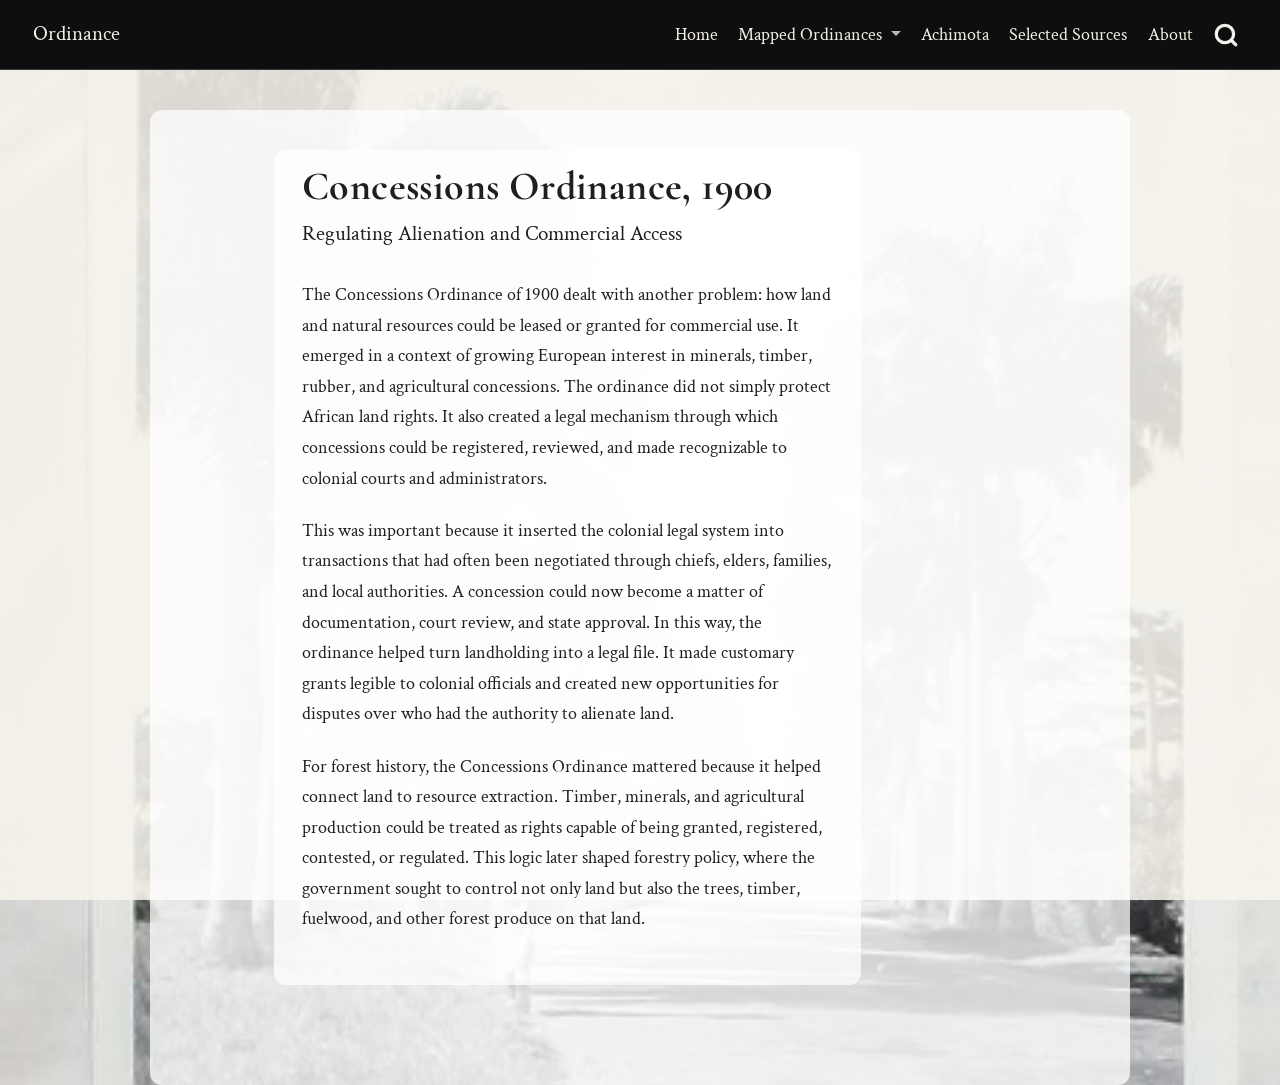
<file: concessions-1900.html>
<!DOCTYPE html>
<html xmlns="http://www.w3.org/1999/xhtml" lang="en" xml:lang="en"><head>

<meta charset="utf-8">
<meta name="generator" content="quarto-1.9.37">

<meta name="viewport" content="width=device-width, initial-scale=1.0, user-scalable=yes">


<title>Concessions Ordinance, 1900 – Ordinance</title>
<style>
/* Default styles provided by pandoc.
** See https://pandoc.org/MANUAL.html#variables-for-html for config info.
*/
code{white-space: pre-wrap;}
span.smallcaps{font-variant: small-caps;}
div.columns{display: flex; gap: min(4vw, 1.5em);}
div.column{flex: auto; overflow-x: auto;}
div.hanging-indent{margin-left: 1.5em; text-indent: -1.5em;}
ul.task-list{list-style: none;}
ul.task-list li input[type="checkbox"] {
  width: 0.8em;
  margin: 0 0.8em 0.2em -1em; /* quarto-specific, see https://github.com/quarto-dev/quarto-cli/issues/4556 */ 
  vertical-align: middle;
}
</style>


<script src="site_libs/quarto-nav/quarto-nav.js"></script>
<script src="site_libs/quarto-nav/headroom.min.js"></script>
<script src="site_libs/clipboard/clipboard.min.js"></script>
<script src="site_libs/quarto-search/autocomplete.umd.js"></script>
<script src="site_libs/quarto-search/fuse.min.js"></script>
<script src="site_libs/quarto-search/quarto-search.js"></script>
<meta name="quarto:offset" content="./">
<script src="site_libs/quarto-html/quarto.js" type="module"></script>
<script src="site_libs/quarto-html/tabsets/tabsets.js" type="module"></script>
<script src="site_libs/quarto-html/popper.min.js"></script>
<script src="site_libs/quarto-html/tippy.umd.min.js"></script>
<script src="site_libs/quarto-html/anchor.min.js"></script>
<link href="site_libs/quarto-html/tippy.css" rel="stylesheet">
<link href="site_libs/quarto-html/quarto-syntax-highlighting-7f8f88aac4f3542376d5c11b86a4c14d.css" rel="stylesheet" id="quarto-text-highlighting-styles">
<script src="site_libs/bootstrap/bootstrap.min.js"></script>
<link href="site_libs/bootstrap/bootstrap-icons.css" rel="stylesheet">
<link href="site_libs/bootstrap/bootstrap-244ce1b9ec229af56bb6f90d24b3371d.min.css" rel="stylesheet" append-hash="true" id="quarto-bootstrap" data-mode="light">
<script id="quarto-search-options" type="application/json">{
  "location": "navbar",
  "copy-button": false,
  "collapse-after": 3,
  "panel-placement": "end",
  "type": "overlay",
  "limit": 50,
  "keyboard-shortcut": [
    "f",
    "/",
    "s"
  ],
  "show-item-context": false,
  "language": {
    "search-no-results-text": "No results",
    "search-matching-documents-text": "matching documents",
    "search-copy-link-title": "Copy link to search",
    "search-hide-matches-text": "Hide additional matches",
    "search-more-match-text": "more match in this document",
    "search-more-matches-text": "more matches in this document",
    "search-clear-button-title": "Clear",
    "search-text-placeholder": "",
    "search-detached-cancel-button-title": "Cancel",
    "search-submit-button-title": "Submit",
    "search-label": "Search"
  }
}</script>


<link rel="stylesheet" href="styles.css">
</head>

<body class="nav-fixed quarto-light">

<div id="quarto-search-results"></div>
  <header id="quarto-header" class="headroom fixed-top">
    <nav class="navbar navbar-expand-lg " data-bs-theme="dark">
      <div class="navbar-container container-fluid">
      <div class="navbar-brand-container mx-auto">
    <a class="navbar-brand" href="./index.html">
    <span class="navbar-title">Ordinance</span>
    </a>
  </div>
            <div id="quarto-search" class="" title="Search"></div>
          <button class="navbar-toggler" type="button" data-bs-toggle="collapse" data-bs-target="#navbarCollapse" aria-controls="navbarCollapse" role="menu" aria-expanded="false" aria-label="Toggle navigation" onclick="if (window.quartoToggleHeadroom) { window.quartoToggleHeadroom(); }">
  <span class="navbar-toggler-icon"></span>
</button>
          <div class="collapse navbar-collapse" id="navbarCollapse">
            <ul class="navbar-nav navbar-nav-scroll ms-auto">
  <li class="nav-item">
    <a class="nav-link" href="./index.html"> 
<span class="menu-text">Home</span></a>
  </li>  
  <li class="nav-item dropdown ">
    <a class="nav-link dropdown-toggle" href="#" id="nav-menu-mapped-ordinances" role="link" data-bs-toggle="dropdown" aria-expanded="false">
 <span class="menu-text">Mapped Ordinances</span>
    </a>
    <ul class="dropdown-menu dropdown-menu-end" aria-labelledby="nav-menu-mapped-ordinances">    
        <li>
    <a class="dropdown-item" href="./overview.html">
 <span class="dropdown-text">Overview</span></a>
  </li>  
        <li>
    <a class="dropdown-item" href="./public-lands-1876.html">
 <span class="dropdown-text">Public Lands Ordinance, 1876</span></a>
  </li>  
        <li>
    <a class="dropdown-item" href="./crown-lands-1894.html">
 <span class="dropdown-text">Crown Lands Bill, 1894</span></a>
  </li>  
        <li>
    <a class="dropdown-item" href="./crown-lands-1897.html">
 <span class="dropdown-text">Crown Lands Bill, 1897</span></a>
  </li>  
        <li>
    <a class="dropdown-item" href="./concessions-1900.html">
 <span class="dropdown-text">Concessions Ordinance, 1900</span></a>
  </li>  
        <li>
    <a class="dropdown-item" href="./forest-bill-1910.html">
 <span class="dropdown-text">Forest Bill, 1910</span></a>
  </li>  
        <li>
    <a class="dropdown-item" href="./forest-ordinance-1927.html">
 <span class="dropdown-text">Forest Ordinance, 1927</span></a>
  </li>  
        <li>
    <a class="dropdown-item" href="./native-administration-jurisdiction.html">
 <span class="dropdown-text">Native Administration Ordinances</span></a>
  </li>  
        <li>
    <a class="dropdown-item" href="./supreme-court.html">
 <span class="dropdown-text">Supreme Court Ordinance</span></a>
  </li>  
    </ul>
  </li>
  <li class="nav-item">
    <a class="nav-link" href="./achimota-legal-sequence.html"> 
<span class="menu-text">Achimota</span></a>
  </li>  
  <li class="nav-item">
    <a class="nav-link" href="./sources.html"> 
<span class="menu-text">Selected Sources</span></a>
  </li>  
  <li class="nav-item">
    <a class="nav-link" href="./about.html"> 
<span class="menu-text">About</span></a>
  </li>  
</ul>
          </div> <!-- /navcollapse -->
            <div class="quarto-navbar-tools">
</div>
      </div> <!-- /container-fluid -->
    </nav>
</header>
<!-- content -->
<div id="quarto-content" class="quarto-container page-columns page-rows-contents page-layout-article page-navbar">
<!-- sidebar -->
<!-- margin-sidebar -->
    <div id="quarto-margin-sidebar" class="sidebar margin-sidebar zindex-bottom">
        
    </div>
<!-- main -->
<main class="content" id="quarto-document-content">

<header id="title-block-header" class="quarto-title-block default">
<div class="quarto-title">
<h1 class="title">Concessions Ordinance, 1900</h1>
<p class="subtitle lead">Regulating Alienation and Commercial Access</p>
</div>



<div class="quarto-title-meta">

    
  
    
  </div>
  


</header>


<p>The Concessions Ordinance of 1900 dealt with another problem: how land and natural resources could be leased or granted for commercial use. It emerged in a context of growing European interest in minerals, timber, rubber, and agricultural concessions. The ordinance did not simply protect African land rights. It also created a legal mechanism through which concessions could be registered, reviewed, and made recognizable to colonial courts and administrators.</p>
<p>This was important because it inserted the colonial legal system into transactions that had often been negotiated through chiefs, elders, families, and local authorities. A concession could now become a matter of documentation, court review, and state approval. In this way, the ordinance helped turn landholding into a legal file. It made customary grants legible to colonial officials and created new opportunities for disputes over who had the authority to alienate land.</p>
<p>For forest history, the Concessions Ordinance mattered because it helped connect land to resource extraction. Timber, minerals, and agricultural production could be treated as rights capable of being granted, registered, contested, or regulated. This logic later shaped forestry policy, where the government sought to control not only land but also the trees, timber, fuelwood, and other forest produce on that land.</p>



</main> <!-- /main -->
<script id="quarto-html-after-body" type="application/javascript">
  window.document.addEventListener("DOMContentLoaded", function (event) {
    const icon = "";
    const anchorJS = new window.AnchorJS();
    anchorJS.options = {
      placement: 'right',
      icon: icon
    };
    anchorJS.add('.anchored');
    const isCodeAnnotation = (el) => {
      for (const clz of el.classList) {
        if (clz.startsWith('code-annotation-')) {                     
          return true;
        }
      }
      return false;
    }
    const onCopySuccess = function(e) {
      // button target
      const button = e.trigger;
      // don't keep focus
      button.blur();
      // flash "checked"
      button.classList.add('code-copy-button-checked');
      var currentTitle = button.getAttribute("title");
      button.setAttribute("title", "Copied!");
      let tooltip;
      if (window.bootstrap) {
        button.setAttribute("data-bs-toggle", "tooltip");
        button.setAttribute("data-bs-placement", "left");
        button.setAttribute("data-bs-title", "Copied!");
        tooltip = new bootstrap.Tooltip(button, 
          { trigger: "manual", 
            customClass: "code-copy-button-tooltip",
            offset: [0, -8]});
        tooltip.show();    
      }
      setTimeout(function() {
        if (tooltip) {
          tooltip.hide();
          button.removeAttribute("data-bs-title");
          button.removeAttribute("data-bs-toggle");
          button.removeAttribute("data-bs-placement");
        }
        button.setAttribute("title", currentTitle);
        button.classList.remove('code-copy-button-checked');
      }, 1000);
      // clear code selection
      e.clearSelection();
    }
    const getTextToCopy = function(trigger) {
      const outerScaffold = trigger.parentElement.cloneNode(true);
      const codeEl = outerScaffold.querySelector('code');
      for (const childEl of codeEl.children) {
        if (isCodeAnnotation(childEl)) {
          childEl.remove();
        }
      }
      return codeEl.innerText;
    }
    const clipboard = new window.ClipboardJS('.code-copy-button:not([data-in-quarto-modal])', {
      text: getTextToCopy
    });
    clipboard.on('success', onCopySuccess);
    if (window.document.getElementById('quarto-embedded-source-code-modal')) {
      const clipboardModal = new window.ClipboardJS('.code-copy-button[data-in-quarto-modal]', {
        text: getTextToCopy,
        container: window.document.getElementById('quarto-embedded-source-code-modal')
      });
      clipboardModal.on('success', onCopySuccess);
    }
      var localhostRegex = new RegExp(/^(?:http|https):\/\/localhost\:?[0-9]*\//);
      var mailtoRegex = new RegExp(/^mailto:/);
        var filterRegex = new RegExp("https:\/\/homiahben\.github\.io\/ordinance\/");
      var isInternal = (href) => {
          return filterRegex.test(href) || localhostRegex.test(href) || mailtoRegex.test(href);
      }
      // Inspect non-navigation links and adorn them if external
     var links = window.document.querySelectorAll('a[href]:not(.nav-link):not(.navbar-brand):not(.toc-action):not(.sidebar-link):not(.sidebar-item-toggle):not(.pagination-link):not(.no-external):not([aria-hidden]):not(.dropdown-item):not(.quarto-navigation-tool):not(.about-link)');
      for (var i=0; i<links.length; i++) {
        const link = links[i];
        if (!isInternal(link.href)) {
          // undo the damage that might have been done by quarto-nav.js in the case of
          // links that we want to consider external
          if (link.dataset.originalHref !== undefined) {
            link.href = link.dataset.originalHref;
          }
        }
      }
    function tippyHover(el, contentFn, onTriggerFn, onUntriggerFn) {
      const config = {
        allowHTML: true,
        maxWidth: 500,
        delay: 100,
        arrow: false,
        appendTo: function(el) {
            return el.parentElement;
        },
        interactive: true,
        interactiveBorder: 10,
        theme: 'quarto',
        placement: 'bottom-start',
      };
      if (contentFn) {
        config.content = contentFn;
      }
      if (onTriggerFn) {
        config.onTrigger = onTriggerFn;
      }
      if (onUntriggerFn) {
        config.onUntrigger = onUntriggerFn;
      }
      window.tippy(el, config); 
    }
    const noterefs = window.document.querySelectorAll('a[role="doc-noteref"]');
    for (var i=0; i<noterefs.length; i++) {
      const ref = noterefs[i];
      tippyHover(ref, function() {
        // use id or data attribute instead here
        let href = ref.getAttribute('data-footnote-href') || ref.getAttribute('href');
        try { href = new URL(href).hash; } catch {}
        const id = href.replace(/^#\/?/, "");
        const note = window.document.getElementById(id);
        if (note) {
          return note.innerHTML;
        } else {
          return "";
        }
      });
    }
    const xrefs = window.document.querySelectorAll('a.quarto-xref');
    const processXRef = (id, note) => {
      // Strip column container classes
      const stripColumnClz = (el) => {
        el.classList.remove("page-full", "page-columns");
        if (el.children) {
          for (const child of el.children) {
            stripColumnClz(child);
          }
        }
      }
      stripColumnClz(note)
      if (id === null || id.startsWith('sec-')) {
        // Special case sections, only their first couple elements
        const container = document.createElement("div");
        if (note.children && note.children.length > 2) {
          container.appendChild(note.children[0].cloneNode(true));
          for (let i = 1; i < note.children.length; i++) {
            const child = note.children[i];
            if (child.tagName === "P" && child.innerText === "") {
              continue;
            } else {
              container.appendChild(child.cloneNode(true));
              break;
            }
          }
          if (window.Quarto?.typesetMath) {
            window.Quarto.typesetMath(container);
          }
          return container.innerHTML
        } else {
          if (window.Quarto?.typesetMath) {
            window.Quarto.typesetMath(note);
          }
          return note.innerHTML;
        }
      } else {
        // Remove any anchor links if they are present
        const anchorLink = note.querySelector('a.anchorjs-link');
        if (anchorLink) {
          anchorLink.remove();
        }
        if (window.Quarto?.typesetMath) {
          window.Quarto.typesetMath(note);
        }
        if (note.classList.contains("callout")) {
          return note.outerHTML;
        } else {
          return note.innerHTML;
        }
      }
    }
    for (var i=0; i<xrefs.length; i++) {
      const xref = xrefs[i];
      tippyHover(xref, undefined, function(instance) {
        instance.disable();
        let url = xref.getAttribute('href');
        let hash = undefined; 
        if (url.startsWith('#')) {
          hash = url;
        } else {
          try { hash = new URL(url).hash; } catch {}
        }
        if (hash) {
          const id = hash.replace(/^#\/?/, "");
          const note = window.document.getElementById(id);
          if (note !== null) {
            try {
              const html = processXRef(id, note.cloneNode(true));
              instance.setContent(html);
            } finally {
              instance.enable();
              instance.show();
            }
          } else {
            // See if we can fetch this
            fetch(url.split('#')[0])
            .then(res => res.text())
            .then(html => {
              const parser = new DOMParser();
              const htmlDoc = parser.parseFromString(html, "text/html");
              const note = htmlDoc.getElementById(id);
              if (note !== null) {
                const html = processXRef(id, note);
                instance.setContent(html);
              } 
            }).finally(() => {
              instance.enable();
              instance.show();
            });
          }
        } else {
          // See if we can fetch a full url (with no hash to target)
          // This is a special case and we should probably do some content thinning / targeting
          fetch(url)
          .then(res => res.text())
          .then(html => {
            const parser = new DOMParser();
            const htmlDoc = parser.parseFromString(html, "text/html");
            const note = htmlDoc.querySelector('main.content');
            if (note !== null) {
              // This should only happen for chapter cross references
              // (since there is no id in the URL)
              // remove the first header
              if (note.children.length > 0 && note.children[0].tagName === "HEADER") {
                note.children[0].remove();
              }
              const html = processXRef(null, note);
              instance.setContent(html);
            } 
          }).finally(() => {
            instance.enable();
            instance.show();
          });
        }
      }, function(instance) {
      });
    }
        let selectedAnnoteEl;
        const selectorForAnnotation = ( cell, annotation) => {
          let cellAttr = 'data-code-cell="' + cell + '"';
          let lineAttr = 'data-code-annotation="' +  annotation + '"';
          const selector = 'span[' + cellAttr + '][' + lineAttr + ']';
          return selector;
        }
        const selectCodeLines = (annoteEl) => {
          const doc = window.document;
          const targetCell = annoteEl.getAttribute("data-target-cell");
          const targetAnnotation = annoteEl.getAttribute("data-target-annotation");
          const annoteSpan = window.document.querySelector(selectorForAnnotation(targetCell, targetAnnotation));
          const lines = annoteSpan.getAttribute("data-code-lines").split(",");
          const lineIds = lines.map((line) => {
            return targetCell + "-" + line;
          })
          let top = null;
          let height = null;
          let parent = null;
          if (lineIds.length > 0) {
              //compute the position of the single el (top and bottom and make a div)
              const el = window.document.getElementById(lineIds[0]);
              top = el.offsetTop;
              height = el.offsetHeight;
              parent = el.parentElement.parentElement;
            if (lineIds.length > 1) {
              const lastEl = window.document.getElementById(lineIds[lineIds.length - 1]);
              const bottom = lastEl.offsetTop + lastEl.offsetHeight;
              height = bottom - top;
            }
            if (top !== null && height !== null && parent !== null) {
              // cook up a div (if necessary) and position it 
              let div = window.document.getElementById("code-annotation-line-highlight");
              if (div === null) {
                div = window.document.createElement("div");
                div.setAttribute("id", "code-annotation-line-highlight");
                div.style.position = 'absolute';
                parent.appendChild(div);
              }
              div.style.top = top - 2 + "px";
              div.style.height = height + 4 + "px";
              div.style.left = 0;
              let gutterDiv = window.document.getElementById("code-annotation-line-highlight-gutter");
              if (gutterDiv === null) {
                gutterDiv = window.document.createElement("div");
                gutterDiv.setAttribute("id", "code-annotation-line-highlight-gutter");
                gutterDiv.style.position = 'absolute';
                const codeCell = window.document.getElementById(targetCell);
                const gutter = codeCell.querySelector('.code-annotation-gutter');
                gutter.appendChild(gutterDiv);
              }
              gutterDiv.style.top = top - 2 + "px";
              gutterDiv.style.height = height + 4 + "px";
            }
            selectedAnnoteEl = annoteEl;
          }
        };
        const unselectCodeLines = () => {
          const elementsIds = ["code-annotation-line-highlight", "code-annotation-line-highlight-gutter"];
          elementsIds.forEach((elId) => {
            const div = window.document.getElementById(elId);
            if (div) {
              div.remove();
            }
          });
          selectedAnnoteEl = undefined;
        };
          // Handle positioning of the toggle
      window.addEventListener(
        "resize",
        throttle(() => {
          elRect = undefined;
          if (selectedAnnoteEl) {
            selectCodeLines(selectedAnnoteEl);
          }
        }, 10)
      );
      function throttle(fn, ms) {
      let throttle = false;
      let timer;
        return (...args) => {
          if(!throttle) { // first call gets through
              fn.apply(this, args);
              throttle = true;
          } else { // all the others get throttled
              if(timer) clearTimeout(timer); // cancel #2
              timer = setTimeout(() => {
                fn.apply(this, args);
                timer = throttle = false;
              }, ms);
          }
        };
      }
        // Attach click handler to the DT
        const annoteDls = window.document.querySelectorAll('dt[data-target-cell]');
        for (const annoteDlNode of annoteDls) {
          annoteDlNode.addEventListener('click', (event) => {
            const clickedEl = event.target;
            if (clickedEl !== selectedAnnoteEl) {
              unselectCodeLines();
              const activeEl = window.document.querySelector('dt[data-target-cell].code-annotation-active');
              if (activeEl) {
                activeEl.classList.remove('code-annotation-active');
              }
              selectCodeLines(clickedEl);
              clickedEl.classList.add('code-annotation-active');
            } else {
              // Unselect the line
              unselectCodeLines();
              clickedEl.classList.remove('code-annotation-active');
            }
          });
        }
    const findCites = (el) => {
      const parentEl = el.parentElement;
      if (parentEl) {
        const cites = parentEl.dataset.cites;
        if (cites) {
          return {
            el,
            cites: cites.split(' ')
          };
        } else {
          return findCites(el.parentElement)
        }
      } else {
        return undefined;
      }
    };
    var bibliorefs = window.document.querySelectorAll('a[role="doc-biblioref"]');
    for (var i=0; i<bibliorefs.length; i++) {
      const ref = bibliorefs[i];
      const citeInfo = findCites(ref);
      if (citeInfo) {
        tippyHover(citeInfo.el, function() {
          var popup = window.document.createElement('div');
          citeInfo.cites.forEach(function(cite) {
            var citeDiv = window.document.createElement('div');
            citeDiv.classList.add('hanging-indent');
            citeDiv.classList.add('csl-entry');
            var biblioDiv = window.document.getElementById('ref-' + cite);
            if (biblioDiv) {
              citeDiv.innerHTML = biblioDiv.innerHTML;
            }
            popup.appendChild(citeDiv);
          });
          return popup.innerHTML;
        });
      }
    }
  });
  </script>
</div> <!-- /content -->




</body></html>
</file>
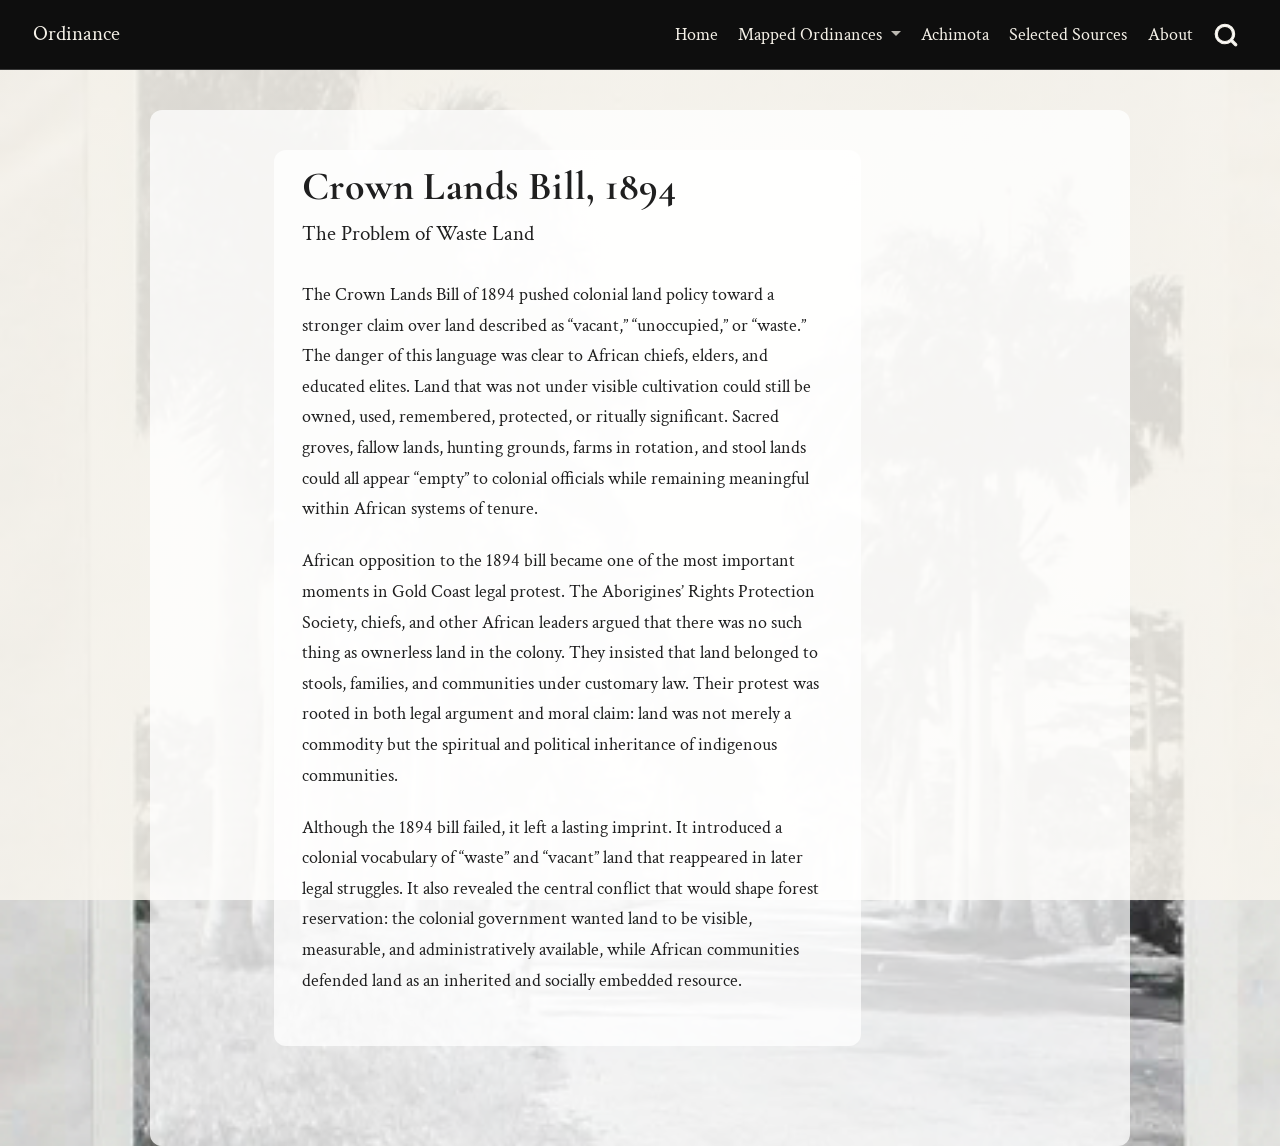
<file: crown-lands-1894.html>
<!DOCTYPE html>
<html xmlns="http://www.w3.org/1999/xhtml" lang="en" xml:lang="en"><head>

<meta charset="utf-8">
<meta name="generator" content="quarto-1.9.37">

<meta name="viewport" content="width=device-width, initial-scale=1.0, user-scalable=yes">


<title>Crown Lands Bill, 1894 – Ordinance</title>
<style>
/* Default styles provided by pandoc.
** See https://pandoc.org/MANUAL.html#variables-for-html for config info.
*/
code{white-space: pre-wrap;}
span.smallcaps{font-variant: small-caps;}
div.columns{display: flex; gap: min(4vw, 1.5em);}
div.column{flex: auto; overflow-x: auto;}
div.hanging-indent{margin-left: 1.5em; text-indent: -1.5em;}
ul.task-list{list-style: none;}
ul.task-list li input[type="checkbox"] {
  width: 0.8em;
  margin: 0 0.8em 0.2em -1em; /* quarto-specific, see https://github.com/quarto-dev/quarto-cli/issues/4556 */ 
  vertical-align: middle;
}
</style>


<script src="site_libs/quarto-nav/quarto-nav.js"></script>
<script src="site_libs/quarto-nav/headroom.min.js"></script>
<script src="site_libs/clipboard/clipboard.min.js"></script>
<script src="site_libs/quarto-search/autocomplete.umd.js"></script>
<script src="site_libs/quarto-search/fuse.min.js"></script>
<script src="site_libs/quarto-search/quarto-search.js"></script>
<meta name="quarto:offset" content="./">
<script src="site_libs/quarto-html/quarto.js" type="module"></script>
<script src="site_libs/quarto-html/tabsets/tabsets.js" type="module"></script>
<script src="site_libs/quarto-html/popper.min.js"></script>
<script src="site_libs/quarto-html/tippy.umd.min.js"></script>
<script src="site_libs/quarto-html/anchor.min.js"></script>
<link href="site_libs/quarto-html/tippy.css" rel="stylesheet">
<link href="site_libs/quarto-html/quarto-syntax-highlighting-7f8f88aac4f3542376d5c11b86a4c14d.css" rel="stylesheet" id="quarto-text-highlighting-styles">
<script src="site_libs/bootstrap/bootstrap.min.js"></script>
<link href="site_libs/bootstrap/bootstrap-icons.css" rel="stylesheet">
<link href="site_libs/bootstrap/bootstrap-244ce1b9ec229af56bb6f90d24b3371d.min.css" rel="stylesheet" append-hash="true" id="quarto-bootstrap" data-mode="light">
<script id="quarto-search-options" type="application/json">{
  "location": "navbar",
  "copy-button": false,
  "collapse-after": 3,
  "panel-placement": "end",
  "type": "overlay",
  "limit": 50,
  "keyboard-shortcut": [
    "f",
    "/",
    "s"
  ],
  "show-item-context": false,
  "language": {
    "search-no-results-text": "No results",
    "search-matching-documents-text": "matching documents",
    "search-copy-link-title": "Copy link to search",
    "search-hide-matches-text": "Hide additional matches",
    "search-more-match-text": "more match in this document",
    "search-more-matches-text": "more matches in this document",
    "search-clear-button-title": "Clear",
    "search-text-placeholder": "",
    "search-detached-cancel-button-title": "Cancel",
    "search-submit-button-title": "Submit",
    "search-label": "Search"
  }
}</script>


<link rel="stylesheet" href="styles.css">
</head>

<body class="nav-fixed quarto-light">

<div id="quarto-search-results"></div>
  <header id="quarto-header" class="headroom fixed-top">
    <nav class="navbar navbar-expand-lg " data-bs-theme="dark">
      <div class="navbar-container container-fluid">
      <div class="navbar-brand-container mx-auto">
    <a class="navbar-brand" href="./index.html">
    <span class="navbar-title">Ordinance</span>
    </a>
  </div>
            <div id="quarto-search" class="" title="Search"></div>
          <button class="navbar-toggler" type="button" data-bs-toggle="collapse" data-bs-target="#navbarCollapse" aria-controls="navbarCollapse" role="menu" aria-expanded="false" aria-label="Toggle navigation" onclick="if (window.quartoToggleHeadroom) { window.quartoToggleHeadroom(); }">
  <span class="navbar-toggler-icon"></span>
</button>
          <div class="collapse navbar-collapse" id="navbarCollapse">
            <ul class="navbar-nav navbar-nav-scroll ms-auto">
  <li class="nav-item">
    <a class="nav-link" href="./index.html"> 
<span class="menu-text">Home</span></a>
  </li>  
  <li class="nav-item dropdown ">
    <a class="nav-link dropdown-toggle" href="#" id="nav-menu-mapped-ordinances" role="link" data-bs-toggle="dropdown" aria-expanded="false">
 <span class="menu-text">Mapped Ordinances</span>
    </a>
    <ul class="dropdown-menu dropdown-menu-end" aria-labelledby="nav-menu-mapped-ordinances">    
        <li>
    <a class="dropdown-item" href="./overview.html">
 <span class="dropdown-text">Overview</span></a>
  </li>  
        <li>
    <a class="dropdown-item" href="./public-lands-1876.html">
 <span class="dropdown-text">Public Lands Ordinance, 1876</span></a>
  </li>  
        <li>
    <a class="dropdown-item" href="./crown-lands-1894.html">
 <span class="dropdown-text">Crown Lands Bill, 1894</span></a>
  </li>  
        <li>
    <a class="dropdown-item" href="./crown-lands-1897.html">
 <span class="dropdown-text">Crown Lands Bill, 1897</span></a>
  </li>  
        <li>
    <a class="dropdown-item" href="./concessions-1900.html">
 <span class="dropdown-text">Concessions Ordinance, 1900</span></a>
  </li>  
        <li>
    <a class="dropdown-item" href="./forest-bill-1910.html">
 <span class="dropdown-text">Forest Bill, 1910</span></a>
  </li>  
        <li>
    <a class="dropdown-item" href="./forest-ordinance-1927.html">
 <span class="dropdown-text">Forest Ordinance, 1927</span></a>
  </li>  
        <li>
    <a class="dropdown-item" href="./native-administration-jurisdiction.html">
 <span class="dropdown-text">Native Administration Ordinances</span></a>
  </li>  
        <li>
    <a class="dropdown-item" href="./supreme-court.html">
 <span class="dropdown-text">Supreme Court Ordinance</span></a>
  </li>  
    </ul>
  </li>
  <li class="nav-item">
    <a class="nav-link" href="./achimota-legal-sequence.html"> 
<span class="menu-text">Achimota</span></a>
  </li>  
  <li class="nav-item">
    <a class="nav-link" href="./sources.html"> 
<span class="menu-text">Selected Sources</span></a>
  </li>  
  <li class="nav-item">
    <a class="nav-link" href="./about.html"> 
<span class="menu-text">About</span></a>
  </li>  
</ul>
          </div> <!-- /navcollapse -->
            <div class="quarto-navbar-tools">
</div>
      </div> <!-- /container-fluid -->
    </nav>
</header>
<!-- content -->
<div id="quarto-content" class="quarto-container page-columns page-rows-contents page-layout-article page-navbar">
<!-- sidebar -->
<!-- margin-sidebar -->
    <div id="quarto-margin-sidebar" class="sidebar margin-sidebar zindex-bottom">
        
    </div>
<!-- main -->
<main class="content" id="quarto-document-content">

<header id="title-block-header" class="quarto-title-block default">
<div class="quarto-title">
<h1 class="title">Crown Lands Bill, 1894</h1>
<p class="subtitle lead">The Problem of Waste Land</p>
</div>



<div class="quarto-title-meta">

    
  
    
  </div>
  


</header>


<p>The Crown Lands Bill of 1894 pushed colonial land policy toward a stronger claim over land described as “vacant,” “unoccupied,” or “waste.” The danger of this language was clear to African chiefs, elders, and educated elites. Land that was not under visible cultivation could still be owned, used, remembered, protected, or ritually significant. Sacred groves, fallow lands, hunting grounds, farms in rotation, and stool lands could all appear “empty” to colonial officials while remaining meaningful within African systems of tenure.</p>
<p>African opposition to the 1894 bill became one of the most important moments in Gold Coast legal protest. The Aborigines’ Rights Protection Society, chiefs, and other African leaders argued that there was no such thing as ownerless land in the colony. They insisted that land belonged to stools, families, and communities under customary law. Their protest was rooted in both legal argument and moral claim: land was not merely a commodity but the spiritual and political inheritance of indigenous communities.</p>
<p>Although the 1894 bill failed, it left a lasting imprint. It introduced a colonial vocabulary of “waste” and “vacant” land that reappeared in later legal struggles. It also revealed the central conflict that would shape forest reservation: the colonial government wanted land to be visible, measurable, and administratively available, while African communities defended land as an inherited and socially embedded resource.</p>



</main> <!-- /main -->
<script id="quarto-html-after-body" type="application/javascript">
  window.document.addEventListener("DOMContentLoaded", function (event) {
    const icon = "";
    const anchorJS = new window.AnchorJS();
    anchorJS.options = {
      placement: 'right',
      icon: icon
    };
    anchorJS.add('.anchored');
    const isCodeAnnotation = (el) => {
      for (const clz of el.classList) {
        if (clz.startsWith('code-annotation-')) {                     
          return true;
        }
      }
      return false;
    }
    const onCopySuccess = function(e) {
      // button target
      const button = e.trigger;
      // don't keep focus
      button.blur();
      // flash "checked"
      button.classList.add('code-copy-button-checked');
      var currentTitle = button.getAttribute("title");
      button.setAttribute("title", "Copied!");
      let tooltip;
      if (window.bootstrap) {
        button.setAttribute("data-bs-toggle", "tooltip");
        button.setAttribute("data-bs-placement", "left");
        button.setAttribute("data-bs-title", "Copied!");
        tooltip = new bootstrap.Tooltip(button, 
          { trigger: "manual", 
            customClass: "code-copy-button-tooltip",
            offset: [0, -8]});
        tooltip.show();    
      }
      setTimeout(function() {
        if (tooltip) {
          tooltip.hide();
          button.removeAttribute("data-bs-title");
          button.removeAttribute("data-bs-toggle");
          button.removeAttribute("data-bs-placement");
        }
        button.setAttribute("title", currentTitle);
        button.classList.remove('code-copy-button-checked');
      }, 1000);
      // clear code selection
      e.clearSelection();
    }
    const getTextToCopy = function(trigger) {
      const outerScaffold = trigger.parentElement.cloneNode(true);
      const codeEl = outerScaffold.querySelector('code');
      for (const childEl of codeEl.children) {
        if (isCodeAnnotation(childEl)) {
          childEl.remove();
        }
      }
      return codeEl.innerText;
    }
    const clipboard = new window.ClipboardJS('.code-copy-button:not([data-in-quarto-modal])', {
      text: getTextToCopy
    });
    clipboard.on('success', onCopySuccess);
    if (window.document.getElementById('quarto-embedded-source-code-modal')) {
      const clipboardModal = new window.ClipboardJS('.code-copy-button[data-in-quarto-modal]', {
        text: getTextToCopy,
        container: window.document.getElementById('quarto-embedded-source-code-modal')
      });
      clipboardModal.on('success', onCopySuccess);
    }
      var localhostRegex = new RegExp(/^(?:http|https):\/\/localhost\:?[0-9]*\//);
      var mailtoRegex = new RegExp(/^mailto:/);
        var filterRegex = new RegExp("https:\/\/homiahben\.github\.io\/ordinance\/");
      var isInternal = (href) => {
          return filterRegex.test(href) || localhostRegex.test(href) || mailtoRegex.test(href);
      }
      // Inspect non-navigation links and adorn them if external
     var links = window.document.querySelectorAll('a[href]:not(.nav-link):not(.navbar-brand):not(.toc-action):not(.sidebar-link):not(.sidebar-item-toggle):not(.pagination-link):not(.no-external):not([aria-hidden]):not(.dropdown-item):not(.quarto-navigation-tool):not(.about-link)');
      for (var i=0; i<links.length; i++) {
        const link = links[i];
        if (!isInternal(link.href)) {
          // undo the damage that might have been done by quarto-nav.js in the case of
          // links that we want to consider external
          if (link.dataset.originalHref !== undefined) {
            link.href = link.dataset.originalHref;
          }
        }
      }
    function tippyHover(el, contentFn, onTriggerFn, onUntriggerFn) {
      const config = {
        allowHTML: true,
        maxWidth: 500,
        delay: 100,
        arrow: false,
        appendTo: function(el) {
            return el.parentElement;
        },
        interactive: true,
        interactiveBorder: 10,
        theme: 'quarto',
        placement: 'bottom-start',
      };
      if (contentFn) {
        config.content = contentFn;
      }
      if (onTriggerFn) {
        config.onTrigger = onTriggerFn;
      }
      if (onUntriggerFn) {
        config.onUntrigger = onUntriggerFn;
      }
      window.tippy(el, config); 
    }
    const noterefs = window.document.querySelectorAll('a[role="doc-noteref"]');
    for (var i=0; i<noterefs.length; i++) {
      const ref = noterefs[i];
      tippyHover(ref, function() {
        // use id or data attribute instead here
        let href = ref.getAttribute('data-footnote-href') || ref.getAttribute('href');
        try { href = new URL(href).hash; } catch {}
        const id = href.replace(/^#\/?/, "");
        const note = window.document.getElementById(id);
        if (note) {
          return note.innerHTML;
        } else {
          return "";
        }
      });
    }
    const xrefs = window.document.querySelectorAll('a.quarto-xref');
    const processXRef = (id, note) => {
      // Strip column container classes
      const stripColumnClz = (el) => {
        el.classList.remove("page-full", "page-columns");
        if (el.children) {
          for (const child of el.children) {
            stripColumnClz(child);
          }
        }
      }
      stripColumnClz(note)
      if (id === null || id.startsWith('sec-')) {
        // Special case sections, only their first couple elements
        const container = document.createElement("div");
        if (note.children && note.children.length > 2) {
          container.appendChild(note.children[0].cloneNode(true));
          for (let i = 1; i < note.children.length; i++) {
            const child = note.children[i];
            if (child.tagName === "P" && child.innerText === "") {
              continue;
            } else {
              container.appendChild(child.cloneNode(true));
              break;
            }
          }
          if (window.Quarto?.typesetMath) {
            window.Quarto.typesetMath(container);
          }
          return container.innerHTML
        } else {
          if (window.Quarto?.typesetMath) {
            window.Quarto.typesetMath(note);
          }
          return note.innerHTML;
        }
      } else {
        // Remove any anchor links if they are present
        const anchorLink = note.querySelector('a.anchorjs-link');
        if (anchorLink) {
          anchorLink.remove();
        }
        if (window.Quarto?.typesetMath) {
          window.Quarto.typesetMath(note);
        }
        if (note.classList.contains("callout")) {
          return note.outerHTML;
        } else {
          return note.innerHTML;
        }
      }
    }
    for (var i=0; i<xrefs.length; i++) {
      const xref = xrefs[i];
      tippyHover(xref, undefined, function(instance) {
        instance.disable();
        let url = xref.getAttribute('href');
        let hash = undefined; 
        if (url.startsWith('#')) {
          hash = url;
        } else {
          try { hash = new URL(url).hash; } catch {}
        }
        if (hash) {
          const id = hash.replace(/^#\/?/, "");
          const note = window.document.getElementById(id);
          if (note !== null) {
            try {
              const html = processXRef(id, note.cloneNode(true));
              instance.setContent(html);
            } finally {
              instance.enable();
              instance.show();
            }
          } else {
            // See if we can fetch this
            fetch(url.split('#')[0])
            .then(res => res.text())
            .then(html => {
              const parser = new DOMParser();
              const htmlDoc = parser.parseFromString(html, "text/html");
              const note = htmlDoc.getElementById(id);
              if (note !== null) {
                const html = processXRef(id, note);
                instance.setContent(html);
              } 
            }).finally(() => {
              instance.enable();
              instance.show();
            });
          }
        } else {
          // See if we can fetch a full url (with no hash to target)
          // This is a special case and we should probably do some content thinning / targeting
          fetch(url)
          .then(res => res.text())
          .then(html => {
            const parser = new DOMParser();
            const htmlDoc = parser.parseFromString(html, "text/html");
            const note = htmlDoc.querySelector('main.content');
            if (note !== null) {
              // This should only happen for chapter cross references
              // (since there is no id in the URL)
              // remove the first header
              if (note.children.length > 0 && note.children[0].tagName === "HEADER") {
                note.children[0].remove();
              }
              const html = processXRef(null, note);
              instance.setContent(html);
            } 
          }).finally(() => {
            instance.enable();
            instance.show();
          });
        }
      }, function(instance) {
      });
    }
        let selectedAnnoteEl;
        const selectorForAnnotation = ( cell, annotation) => {
          let cellAttr = 'data-code-cell="' + cell + '"';
          let lineAttr = 'data-code-annotation="' +  annotation + '"';
          const selector = 'span[' + cellAttr + '][' + lineAttr + ']';
          return selector;
        }
        const selectCodeLines = (annoteEl) => {
          const doc = window.document;
          const targetCell = annoteEl.getAttribute("data-target-cell");
          const targetAnnotation = annoteEl.getAttribute("data-target-annotation");
          const annoteSpan = window.document.querySelector(selectorForAnnotation(targetCell, targetAnnotation));
          const lines = annoteSpan.getAttribute("data-code-lines").split(",");
          const lineIds = lines.map((line) => {
            return targetCell + "-" + line;
          })
          let top = null;
          let height = null;
          let parent = null;
          if (lineIds.length > 0) {
              //compute the position of the single el (top and bottom and make a div)
              const el = window.document.getElementById(lineIds[0]);
              top = el.offsetTop;
              height = el.offsetHeight;
              parent = el.parentElement.parentElement;
            if (lineIds.length > 1) {
              const lastEl = window.document.getElementById(lineIds[lineIds.length - 1]);
              const bottom = lastEl.offsetTop + lastEl.offsetHeight;
              height = bottom - top;
            }
            if (top !== null && height !== null && parent !== null) {
              // cook up a div (if necessary) and position it 
              let div = window.document.getElementById("code-annotation-line-highlight");
              if (div === null) {
                div = window.document.createElement("div");
                div.setAttribute("id", "code-annotation-line-highlight");
                div.style.position = 'absolute';
                parent.appendChild(div);
              }
              div.style.top = top - 2 + "px";
              div.style.height = height + 4 + "px";
              div.style.left = 0;
              let gutterDiv = window.document.getElementById("code-annotation-line-highlight-gutter");
              if (gutterDiv === null) {
                gutterDiv = window.document.createElement("div");
                gutterDiv.setAttribute("id", "code-annotation-line-highlight-gutter");
                gutterDiv.style.position = 'absolute';
                const codeCell = window.document.getElementById(targetCell);
                const gutter = codeCell.querySelector('.code-annotation-gutter');
                gutter.appendChild(gutterDiv);
              }
              gutterDiv.style.top = top - 2 + "px";
              gutterDiv.style.height = height + 4 + "px";
            }
            selectedAnnoteEl = annoteEl;
          }
        };
        const unselectCodeLines = () => {
          const elementsIds = ["code-annotation-line-highlight", "code-annotation-line-highlight-gutter"];
          elementsIds.forEach((elId) => {
            const div = window.document.getElementById(elId);
            if (div) {
              div.remove();
            }
          });
          selectedAnnoteEl = undefined;
        };
          // Handle positioning of the toggle
      window.addEventListener(
        "resize",
        throttle(() => {
          elRect = undefined;
          if (selectedAnnoteEl) {
            selectCodeLines(selectedAnnoteEl);
          }
        }, 10)
      );
      function throttle(fn, ms) {
      let throttle = false;
      let timer;
        return (...args) => {
          if(!throttle) { // first call gets through
              fn.apply(this, args);
              throttle = true;
          } else { // all the others get throttled
              if(timer) clearTimeout(timer); // cancel #2
              timer = setTimeout(() => {
                fn.apply(this, args);
                timer = throttle = false;
              }, ms);
          }
        };
      }
        // Attach click handler to the DT
        const annoteDls = window.document.querySelectorAll('dt[data-target-cell]');
        for (const annoteDlNode of annoteDls) {
          annoteDlNode.addEventListener('click', (event) => {
            const clickedEl = event.target;
            if (clickedEl !== selectedAnnoteEl) {
              unselectCodeLines();
              const activeEl = window.document.querySelector('dt[data-target-cell].code-annotation-active');
              if (activeEl) {
                activeEl.classList.remove('code-annotation-active');
              }
              selectCodeLines(clickedEl);
              clickedEl.classList.add('code-annotation-active');
            } else {
              // Unselect the line
              unselectCodeLines();
              clickedEl.classList.remove('code-annotation-active');
            }
          });
        }
    const findCites = (el) => {
      const parentEl = el.parentElement;
      if (parentEl) {
        const cites = parentEl.dataset.cites;
        if (cites) {
          return {
            el,
            cites: cites.split(' ')
          };
        } else {
          return findCites(el.parentElement)
        }
      } else {
        return undefined;
      }
    };
    var bibliorefs = window.document.querySelectorAll('a[role="doc-biblioref"]');
    for (var i=0; i<bibliorefs.length; i++) {
      const ref = bibliorefs[i];
      const citeInfo = findCites(ref);
      if (citeInfo) {
        tippyHover(citeInfo.el, function() {
          var popup = window.document.createElement('div');
          citeInfo.cites.forEach(function(cite) {
            var citeDiv = window.document.createElement('div');
            citeDiv.classList.add('hanging-indent');
            citeDiv.classList.add('csl-entry');
            var biblioDiv = window.document.getElementById('ref-' + cite);
            if (biblioDiv) {
              citeDiv.innerHTML = biblioDiv.innerHTML;
            }
            popup.appendChild(citeDiv);
          });
          return popup.innerHTML;
        });
      }
    }
  });
  </script>
</div> <!-- /content -->




</body></html>
</file>
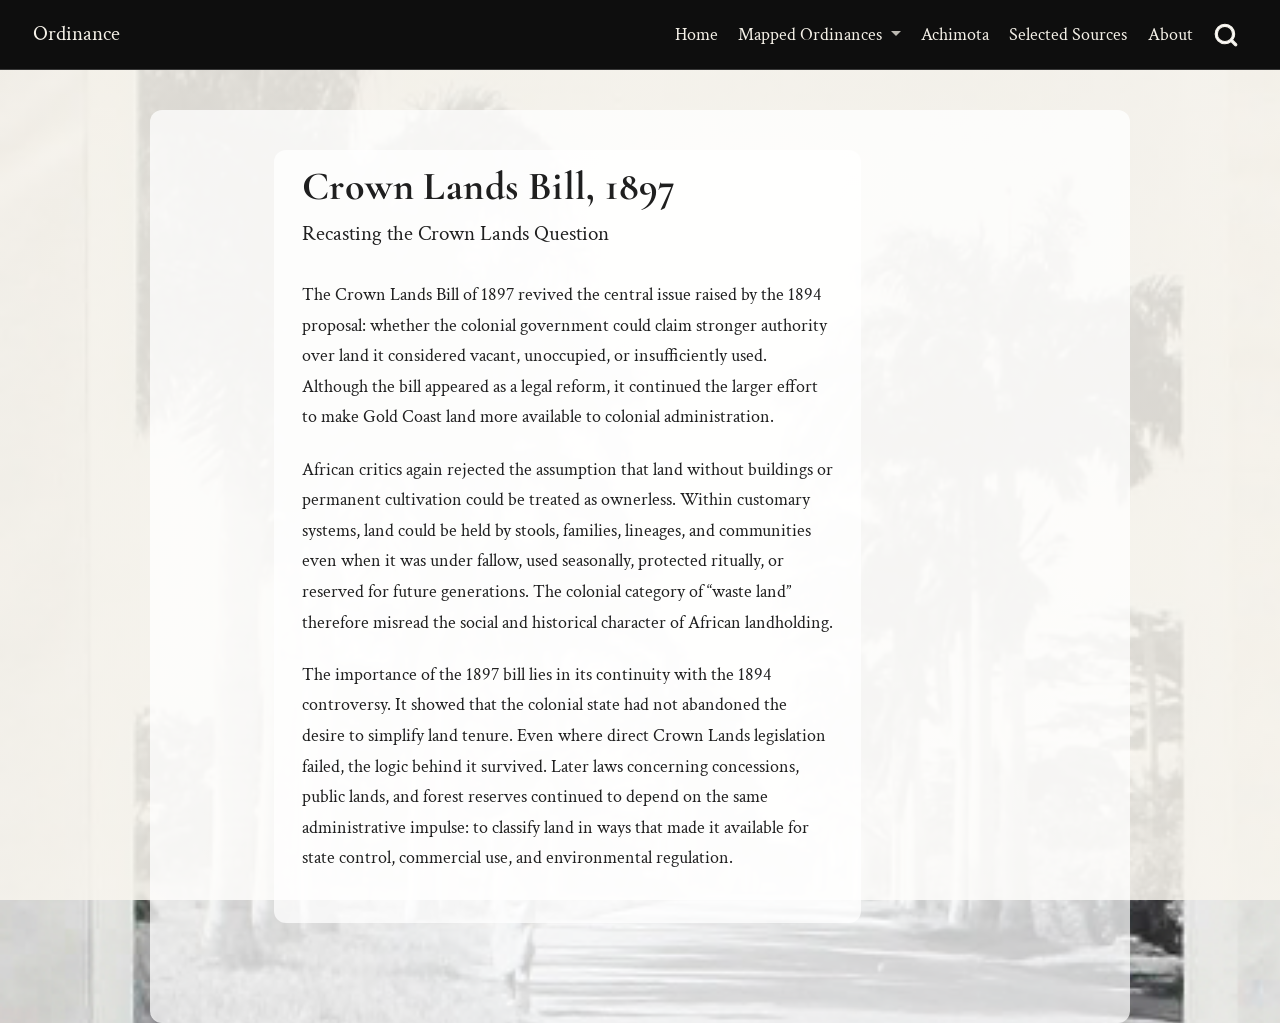
<file: crown-lands-1897.html>
<!DOCTYPE html>
<html xmlns="http://www.w3.org/1999/xhtml" lang="en" xml:lang="en"><head>

<meta charset="utf-8">
<meta name="generator" content="quarto-1.9.37">

<meta name="viewport" content="width=device-width, initial-scale=1.0, user-scalable=yes">


<title>Crown Lands Bill, 1897 – Ordinance</title>
<style>
/* Default styles provided by pandoc.
** See https://pandoc.org/MANUAL.html#variables-for-html for config info.
*/
code{white-space: pre-wrap;}
span.smallcaps{font-variant: small-caps;}
div.columns{display: flex; gap: min(4vw, 1.5em);}
div.column{flex: auto; overflow-x: auto;}
div.hanging-indent{margin-left: 1.5em; text-indent: -1.5em;}
ul.task-list{list-style: none;}
ul.task-list li input[type="checkbox"] {
  width: 0.8em;
  margin: 0 0.8em 0.2em -1em; /* quarto-specific, see https://github.com/quarto-dev/quarto-cli/issues/4556 */ 
  vertical-align: middle;
}
</style>


<script src="site_libs/quarto-nav/quarto-nav.js"></script>
<script src="site_libs/quarto-nav/headroom.min.js"></script>
<script src="site_libs/clipboard/clipboard.min.js"></script>
<script src="site_libs/quarto-search/autocomplete.umd.js"></script>
<script src="site_libs/quarto-search/fuse.min.js"></script>
<script src="site_libs/quarto-search/quarto-search.js"></script>
<meta name="quarto:offset" content="./">
<script src="site_libs/quarto-html/quarto.js" type="module"></script>
<script src="site_libs/quarto-html/tabsets/tabsets.js" type="module"></script>
<script src="site_libs/quarto-html/popper.min.js"></script>
<script src="site_libs/quarto-html/tippy.umd.min.js"></script>
<script src="site_libs/quarto-html/anchor.min.js"></script>
<link href="site_libs/quarto-html/tippy.css" rel="stylesheet">
<link href="site_libs/quarto-html/quarto-syntax-highlighting-7f8f88aac4f3542376d5c11b86a4c14d.css" rel="stylesheet" id="quarto-text-highlighting-styles">
<script src="site_libs/bootstrap/bootstrap.min.js"></script>
<link href="site_libs/bootstrap/bootstrap-icons.css" rel="stylesheet">
<link href="site_libs/bootstrap/bootstrap-244ce1b9ec229af56bb6f90d24b3371d.min.css" rel="stylesheet" append-hash="true" id="quarto-bootstrap" data-mode="light">
<script id="quarto-search-options" type="application/json">{
  "location": "navbar",
  "copy-button": false,
  "collapse-after": 3,
  "panel-placement": "end",
  "type": "overlay",
  "limit": 50,
  "keyboard-shortcut": [
    "f",
    "/",
    "s"
  ],
  "show-item-context": false,
  "language": {
    "search-no-results-text": "No results",
    "search-matching-documents-text": "matching documents",
    "search-copy-link-title": "Copy link to search",
    "search-hide-matches-text": "Hide additional matches",
    "search-more-match-text": "more match in this document",
    "search-more-matches-text": "more matches in this document",
    "search-clear-button-title": "Clear",
    "search-text-placeholder": "",
    "search-detached-cancel-button-title": "Cancel",
    "search-submit-button-title": "Submit",
    "search-label": "Search"
  }
}</script>


<link rel="stylesheet" href="styles.css">
</head>

<body class="nav-fixed quarto-light">

<div id="quarto-search-results"></div>
  <header id="quarto-header" class="headroom fixed-top">
    <nav class="navbar navbar-expand-lg " data-bs-theme="dark">
      <div class="navbar-container container-fluid">
      <div class="navbar-brand-container mx-auto">
    <a class="navbar-brand" href="./index.html">
    <span class="navbar-title">Ordinance</span>
    </a>
  </div>
            <div id="quarto-search" class="" title="Search"></div>
          <button class="navbar-toggler" type="button" data-bs-toggle="collapse" data-bs-target="#navbarCollapse" aria-controls="navbarCollapse" role="menu" aria-expanded="false" aria-label="Toggle navigation" onclick="if (window.quartoToggleHeadroom) { window.quartoToggleHeadroom(); }">
  <span class="navbar-toggler-icon"></span>
</button>
          <div class="collapse navbar-collapse" id="navbarCollapse">
            <ul class="navbar-nav navbar-nav-scroll ms-auto">
  <li class="nav-item">
    <a class="nav-link" href="./index.html"> 
<span class="menu-text">Home</span></a>
  </li>  
  <li class="nav-item dropdown ">
    <a class="nav-link dropdown-toggle" href="#" id="nav-menu-mapped-ordinances" role="link" data-bs-toggle="dropdown" aria-expanded="false">
 <span class="menu-text">Mapped Ordinances</span>
    </a>
    <ul class="dropdown-menu dropdown-menu-end" aria-labelledby="nav-menu-mapped-ordinances">    
        <li>
    <a class="dropdown-item" href="./overview.html">
 <span class="dropdown-text">Overview</span></a>
  </li>  
        <li>
    <a class="dropdown-item" href="./public-lands-1876.html">
 <span class="dropdown-text">Public Lands Ordinance, 1876</span></a>
  </li>  
        <li>
    <a class="dropdown-item" href="./crown-lands-1894.html">
 <span class="dropdown-text">Crown Lands Bill, 1894</span></a>
  </li>  
        <li>
    <a class="dropdown-item" href="./crown-lands-1897.html">
 <span class="dropdown-text">Crown Lands Bill, 1897</span></a>
  </li>  
        <li>
    <a class="dropdown-item" href="./concessions-1900.html">
 <span class="dropdown-text">Concessions Ordinance, 1900</span></a>
  </li>  
        <li>
    <a class="dropdown-item" href="./forest-bill-1910.html">
 <span class="dropdown-text">Forest Bill, 1910</span></a>
  </li>  
        <li>
    <a class="dropdown-item" href="./forest-ordinance-1927.html">
 <span class="dropdown-text">Forest Ordinance, 1927</span></a>
  </li>  
        <li>
    <a class="dropdown-item" href="./native-administration-jurisdiction.html">
 <span class="dropdown-text">Native Administration Ordinances</span></a>
  </li>  
        <li>
    <a class="dropdown-item" href="./supreme-court.html">
 <span class="dropdown-text">Supreme Court Ordinance</span></a>
  </li>  
    </ul>
  </li>
  <li class="nav-item">
    <a class="nav-link" href="./achimota-legal-sequence.html"> 
<span class="menu-text">Achimota</span></a>
  </li>  
  <li class="nav-item">
    <a class="nav-link" href="./sources.html"> 
<span class="menu-text">Selected Sources</span></a>
  </li>  
  <li class="nav-item">
    <a class="nav-link" href="./about.html"> 
<span class="menu-text">About</span></a>
  </li>  
</ul>
          </div> <!-- /navcollapse -->
            <div class="quarto-navbar-tools">
</div>
      </div> <!-- /container-fluid -->
    </nav>
</header>
<!-- content -->
<div id="quarto-content" class="quarto-container page-columns page-rows-contents page-layout-article page-navbar">
<!-- sidebar -->
<!-- margin-sidebar -->
    <div id="quarto-margin-sidebar" class="sidebar margin-sidebar zindex-bottom">
        
    </div>
<!-- main -->
<main class="content" id="quarto-document-content">

<header id="title-block-header" class="quarto-title-block default">
<div class="quarto-title">
<h1 class="title">Crown Lands Bill, 1897</h1>
<p class="subtitle lead">Recasting the Crown Lands Question</p>
</div>



<div class="quarto-title-meta">

    
  
    
  </div>
  


</header>


<p>The Crown Lands Bill of 1897 revived the central issue raised by the 1894 proposal: whether the colonial government could claim stronger authority over land it considered vacant, unoccupied, or insufficiently used. Although the bill appeared as a legal reform, it continued the larger effort to make Gold Coast land more available to colonial administration.</p>
<p>African critics again rejected the assumption that land without buildings or permanent cultivation could be treated as ownerless. Within customary systems, land could be held by stools, families, lineages, and communities even when it was under fallow, used seasonally, protected ritually, or reserved for future generations. The colonial category of “waste land” therefore misread the social and historical character of African landholding.</p>
<p>The importance of the 1897 bill lies in its continuity with the 1894 controversy. It showed that the colonial state had not abandoned the desire to simplify land tenure. Even where direct Crown Lands legislation failed, the logic behind it survived. Later laws concerning concessions, public lands, and forest reserves continued to depend on the same administrative impulse: to classify land in ways that made it available for state control, commercial use, and environmental regulation.</p>



</main> <!-- /main -->
<script id="quarto-html-after-body" type="application/javascript">
  window.document.addEventListener("DOMContentLoaded", function (event) {
    const icon = "";
    const anchorJS = new window.AnchorJS();
    anchorJS.options = {
      placement: 'right',
      icon: icon
    };
    anchorJS.add('.anchored');
    const isCodeAnnotation = (el) => {
      for (const clz of el.classList) {
        if (clz.startsWith('code-annotation-')) {                     
          return true;
        }
      }
      return false;
    }
    const onCopySuccess = function(e) {
      // button target
      const button = e.trigger;
      // don't keep focus
      button.blur();
      // flash "checked"
      button.classList.add('code-copy-button-checked');
      var currentTitle = button.getAttribute("title");
      button.setAttribute("title", "Copied!");
      let tooltip;
      if (window.bootstrap) {
        button.setAttribute("data-bs-toggle", "tooltip");
        button.setAttribute("data-bs-placement", "left");
        button.setAttribute("data-bs-title", "Copied!");
        tooltip = new bootstrap.Tooltip(button, 
          { trigger: "manual", 
            customClass: "code-copy-button-tooltip",
            offset: [0, -8]});
        tooltip.show();    
      }
      setTimeout(function() {
        if (tooltip) {
          tooltip.hide();
          button.removeAttribute("data-bs-title");
          button.removeAttribute("data-bs-toggle");
          button.removeAttribute("data-bs-placement");
        }
        button.setAttribute("title", currentTitle);
        button.classList.remove('code-copy-button-checked');
      }, 1000);
      // clear code selection
      e.clearSelection();
    }
    const getTextToCopy = function(trigger) {
      const outerScaffold = trigger.parentElement.cloneNode(true);
      const codeEl = outerScaffold.querySelector('code');
      for (const childEl of codeEl.children) {
        if (isCodeAnnotation(childEl)) {
          childEl.remove();
        }
      }
      return codeEl.innerText;
    }
    const clipboard = new window.ClipboardJS('.code-copy-button:not([data-in-quarto-modal])', {
      text: getTextToCopy
    });
    clipboard.on('success', onCopySuccess);
    if (window.document.getElementById('quarto-embedded-source-code-modal')) {
      const clipboardModal = new window.ClipboardJS('.code-copy-button[data-in-quarto-modal]', {
        text: getTextToCopy,
        container: window.document.getElementById('quarto-embedded-source-code-modal')
      });
      clipboardModal.on('success', onCopySuccess);
    }
      var localhostRegex = new RegExp(/^(?:http|https):\/\/localhost\:?[0-9]*\//);
      var mailtoRegex = new RegExp(/^mailto:/);
        var filterRegex = new RegExp("https:\/\/homiahben\.github\.io\/ordinance\/");
      var isInternal = (href) => {
          return filterRegex.test(href) || localhostRegex.test(href) || mailtoRegex.test(href);
      }
      // Inspect non-navigation links and adorn them if external
     var links = window.document.querySelectorAll('a[href]:not(.nav-link):not(.navbar-brand):not(.toc-action):not(.sidebar-link):not(.sidebar-item-toggle):not(.pagination-link):not(.no-external):not([aria-hidden]):not(.dropdown-item):not(.quarto-navigation-tool):not(.about-link)');
      for (var i=0; i<links.length; i++) {
        const link = links[i];
        if (!isInternal(link.href)) {
          // undo the damage that might have been done by quarto-nav.js in the case of
          // links that we want to consider external
          if (link.dataset.originalHref !== undefined) {
            link.href = link.dataset.originalHref;
          }
        }
      }
    function tippyHover(el, contentFn, onTriggerFn, onUntriggerFn) {
      const config = {
        allowHTML: true,
        maxWidth: 500,
        delay: 100,
        arrow: false,
        appendTo: function(el) {
            return el.parentElement;
        },
        interactive: true,
        interactiveBorder: 10,
        theme: 'quarto',
        placement: 'bottom-start',
      };
      if (contentFn) {
        config.content = contentFn;
      }
      if (onTriggerFn) {
        config.onTrigger = onTriggerFn;
      }
      if (onUntriggerFn) {
        config.onUntrigger = onUntriggerFn;
      }
      window.tippy(el, config); 
    }
    const noterefs = window.document.querySelectorAll('a[role="doc-noteref"]');
    for (var i=0; i<noterefs.length; i++) {
      const ref = noterefs[i];
      tippyHover(ref, function() {
        // use id or data attribute instead here
        let href = ref.getAttribute('data-footnote-href') || ref.getAttribute('href');
        try { href = new URL(href).hash; } catch {}
        const id = href.replace(/^#\/?/, "");
        const note = window.document.getElementById(id);
        if (note) {
          return note.innerHTML;
        } else {
          return "";
        }
      });
    }
    const xrefs = window.document.querySelectorAll('a.quarto-xref');
    const processXRef = (id, note) => {
      // Strip column container classes
      const stripColumnClz = (el) => {
        el.classList.remove("page-full", "page-columns");
        if (el.children) {
          for (const child of el.children) {
            stripColumnClz(child);
          }
        }
      }
      stripColumnClz(note)
      if (id === null || id.startsWith('sec-')) {
        // Special case sections, only their first couple elements
        const container = document.createElement("div");
        if (note.children && note.children.length > 2) {
          container.appendChild(note.children[0].cloneNode(true));
          for (let i = 1; i < note.children.length; i++) {
            const child = note.children[i];
            if (child.tagName === "P" && child.innerText === "") {
              continue;
            } else {
              container.appendChild(child.cloneNode(true));
              break;
            }
          }
          if (window.Quarto?.typesetMath) {
            window.Quarto.typesetMath(container);
          }
          return container.innerHTML
        } else {
          if (window.Quarto?.typesetMath) {
            window.Quarto.typesetMath(note);
          }
          return note.innerHTML;
        }
      } else {
        // Remove any anchor links if they are present
        const anchorLink = note.querySelector('a.anchorjs-link');
        if (anchorLink) {
          anchorLink.remove();
        }
        if (window.Quarto?.typesetMath) {
          window.Quarto.typesetMath(note);
        }
        if (note.classList.contains("callout")) {
          return note.outerHTML;
        } else {
          return note.innerHTML;
        }
      }
    }
    for (var i=0; i<xrefs.length; i++) {
      const xref = xrefs[i];
      tippyHover(xref, undefined, function(instance) {
        instance.disable();
        let url = xref.getAttribute('href');
        let hash = undefined; 
        if (url.startsWith('#')) {
          hash = url;
        } else {
          try { hash = new URL(url).hash; } catch {}
        }
        if (hash) {
          const id = hash.replace(/^#\/?/, "");
          const note = window.document.getElementById(id);
          if (note !== null) {
            try {
              const html = processXRef(id, note.cloneNode(true));
              instance.setContent(html);
            } finally {
              instance.enable();
              instance.show();
            }
          } else {
            // See if we can fetch this
            fetch(url.split('#')[0])
            .then(res => res.text())
            .then(html => {
              const parser = new DOMParser();
              const htmlDoc = parser.parseFromString(html, "text/html");
              const note = htmlDoc.getElementById(id);
              if (note !== null) {
                const html = processXRef(id, note);
                instance.setContent(html);
              } 
            }).finally(() => {
              instance.enable();
              instance.show();
            });
          }
        } else {
          // See if we can fetch a full url (with no hash to target)
          // This is a special case and we should probably do some content thinning / targeting
          fetch(url)
          .then(res => res.text())
          .then(html => {
            const parser = new DOMParser();
            const htmlDoc = parser.parseFromString(html, "text/html");
            const note = htmlDoc.querySelector('main.content');
            if (note !== null) {
              // This should only happen for chapter cross references
              // (since there is no id in the URL)
              // remove the first header
              if (note.children.length > 0 && note.children[0].tagName === "HEADER") {
                note.children[0].remove();
              }
              const html = processXRef(null, note);
              instance.setContent(html);
            } 
          }).finally(() => {
            instance.enable();
            instance.show();
          });
        }
      }, function(instance) {
      });
    }
        let selectedAnnoteEl;
        const selectorForAnnotation = ( cell, annotation) => {
          let cellAttr = 'data-code-cell="' + cell + '"';
          let lineAttr = 'data-code-annotation="' +  annotation + '"';
          const selector = 'span[' + cellAttr + '][' + lineAttr + ']';
          return selector;
        }
        const selectCodeLines = (annoteEl) => {
          const doc = window.document;
          const targetCell = annoteEl.getAttribute("data-target-cell");
          const targetAnnotation = annoteEl.getAttribute("data-target-annotation");
          const annoteSpan = window.document.querySelector(selectorForAnnotation(targetCell, targetAnnotation));
          const lines = annoteSpan.getAttribute("data-code-lines").split(",");
          const lineIds = lines.map((line) => {
            return targetCell + "-" + line;
          })
          let top = null;
          let height = null;
          let parent = null;
          if (lineIds.length > 0) {
              //compute the position of the single el (top and bottom and make a div)
              const el = window.document.getElementById(lineIds[0]);
              top = el.offsetTop;
              height = el.offsetHeight;
              parent = el.parentElement.parentElement;
            if (lineIds.length > 1) {
              const lastEl = window.document.getElementById(lineIds[lineIds.length - 1]);
              const bottom = lastEl.offsetTop + lastEl.offsetHeight;
              height = bottom - top;
            }
            if (top !== null && height !== null && parent !== null) {
              // cook up a div (if necessary) and position it 
              let div = window.document.getElementById("code-annotation-line-highlight");
              if (div === null) {
                div = window.document.createElement("div");
                div.setAttribute("id", "code-annotation-line-highlight");
                div.style.position = 'absolute';
                parent.appendChild(div);
              }
              div.style.top = top - 2 + "px";
              div.style.height = height + 4 + "px";
              div.style.left = 0;
              let gutterDiv = window.document.getElementById("code-annotation-line-highlight-gutter");
              if (gutterDiv === null) {
                gutterDiv = window.document.createElement("div");
                gutterDiv.setAttribute("id", "code-annotation-line-highlight-gutter");
                gutterDiv.style.position = 'absolute';
                const codeCell = window.document.getElementById(targetCell);
                const gutter = codeCell.querySelector('.code-annotation-gutter');
                gutter.appendChild(gutterDiv);
              }
              gutterDiv.style.top = top - 2 + "px";
              gutterDiv.style.height = height + 4 + "px";
            }
            selectedAnnoteEl = annoteEl;
          }
        };
        const unselectCodeLines = () => {
          const elementsIds = ["code-annotation-line-highlight", "code-annotation-line-highlight-gutter"];
          elementsIds.forEach((elId) => {
            const div = window.document.getElementById(elId);
            if (div) {
              div.remove();
            }
          });
          selectedAnnoteEl = undefined;
        };
          // Handle positioning of the toggle
      window.addEventListener(
        "resize",
        throttle(() => {
          elRect = undefined;
          if (selectedAnnoteEl) {
            selectCodeLines(selectedAnnoteEl);
          }
        }, 10)
      );
      function throttle(fn, ms) {
      let throttle = false;
      let timer;
        return (...args) => {
          if(!throttle) { // first call gets through
              fn.apply(this, args);
              throttle = true;
          } else { // all the others get throttled
              if(timer) clearTimeout(timer); // cancel #2
              timer = setTimeout(() => {
                fn.apply(this, args);
                timer = throttle = false;
              }, ms);
          }
        };
      }
        // Attach click handler to the DT
        const annoteDls = window.document.querySelectorAll('dt[data-target-cell]');
        for (const annoteDlNode of annoteDls) {
          annoteDlNode.addEventListener('click', (event) => {
            const clickedEl = event.target;
            if (clickedEl !== selectedAnnoteEl) {
              unselectCodeLines();
              const activeEl = window.document.querySelector('dt[data-target-cell].code-annotation-active');
              if (activeEl) {
                activeEl.classList.remove('code-annotation-active');
              }
              selectCodeLines(clickedEl);
              clickedEl.classList.add('code-annotation-active');
            } else {
              // Unselect the line
              unselectCodeLines();
              clickedEl.classList.remove('code-annotation-active');
            }
          });
        }
    const findCites = (el) => {
      const parentEl = el.parentElement;
      if (parentEl) {
        const cites = parentEl.dataset.cites;
        if (cites) {
          return {
            el,
            cites: cites.split(' ')
          };
        } else {
          return findCites(el.parentElement)
        }
      } else {
        return undefined;
      }
    };
    var bibliorefs = window.document.querySelectorAll('a[role="doc-biblioref"]');
    for (var i=0; i<bibliorefs.length; i++) {
      const ref = bibliorefs[i];
      const citeInfo = findCites(ref);
      if (citeInfo) {
        tippyHover(citeInfo.el, function() {
          var popup = window.document.createElement('div');
          citeInfo.cites.forEach(function(cite) {
            var citeDiv = window.document.createElement('div');
            citeDiv.classList.add('hanging-indent');
            citeDiv.classList.add('csl-entry');
            var biblioDiv = window.document.getElementById('ref-' + cite);
            if (biblioDiv) {
              citeDiv.innerHTML = biblioDiv.innerHTML;
            }
            popup.appendChild(citeDiv);
          });
          return popup.innerHTML;
        });
      }
    }
  });
  </script>
</div> <!-- /content -->




</body></html>
</file>
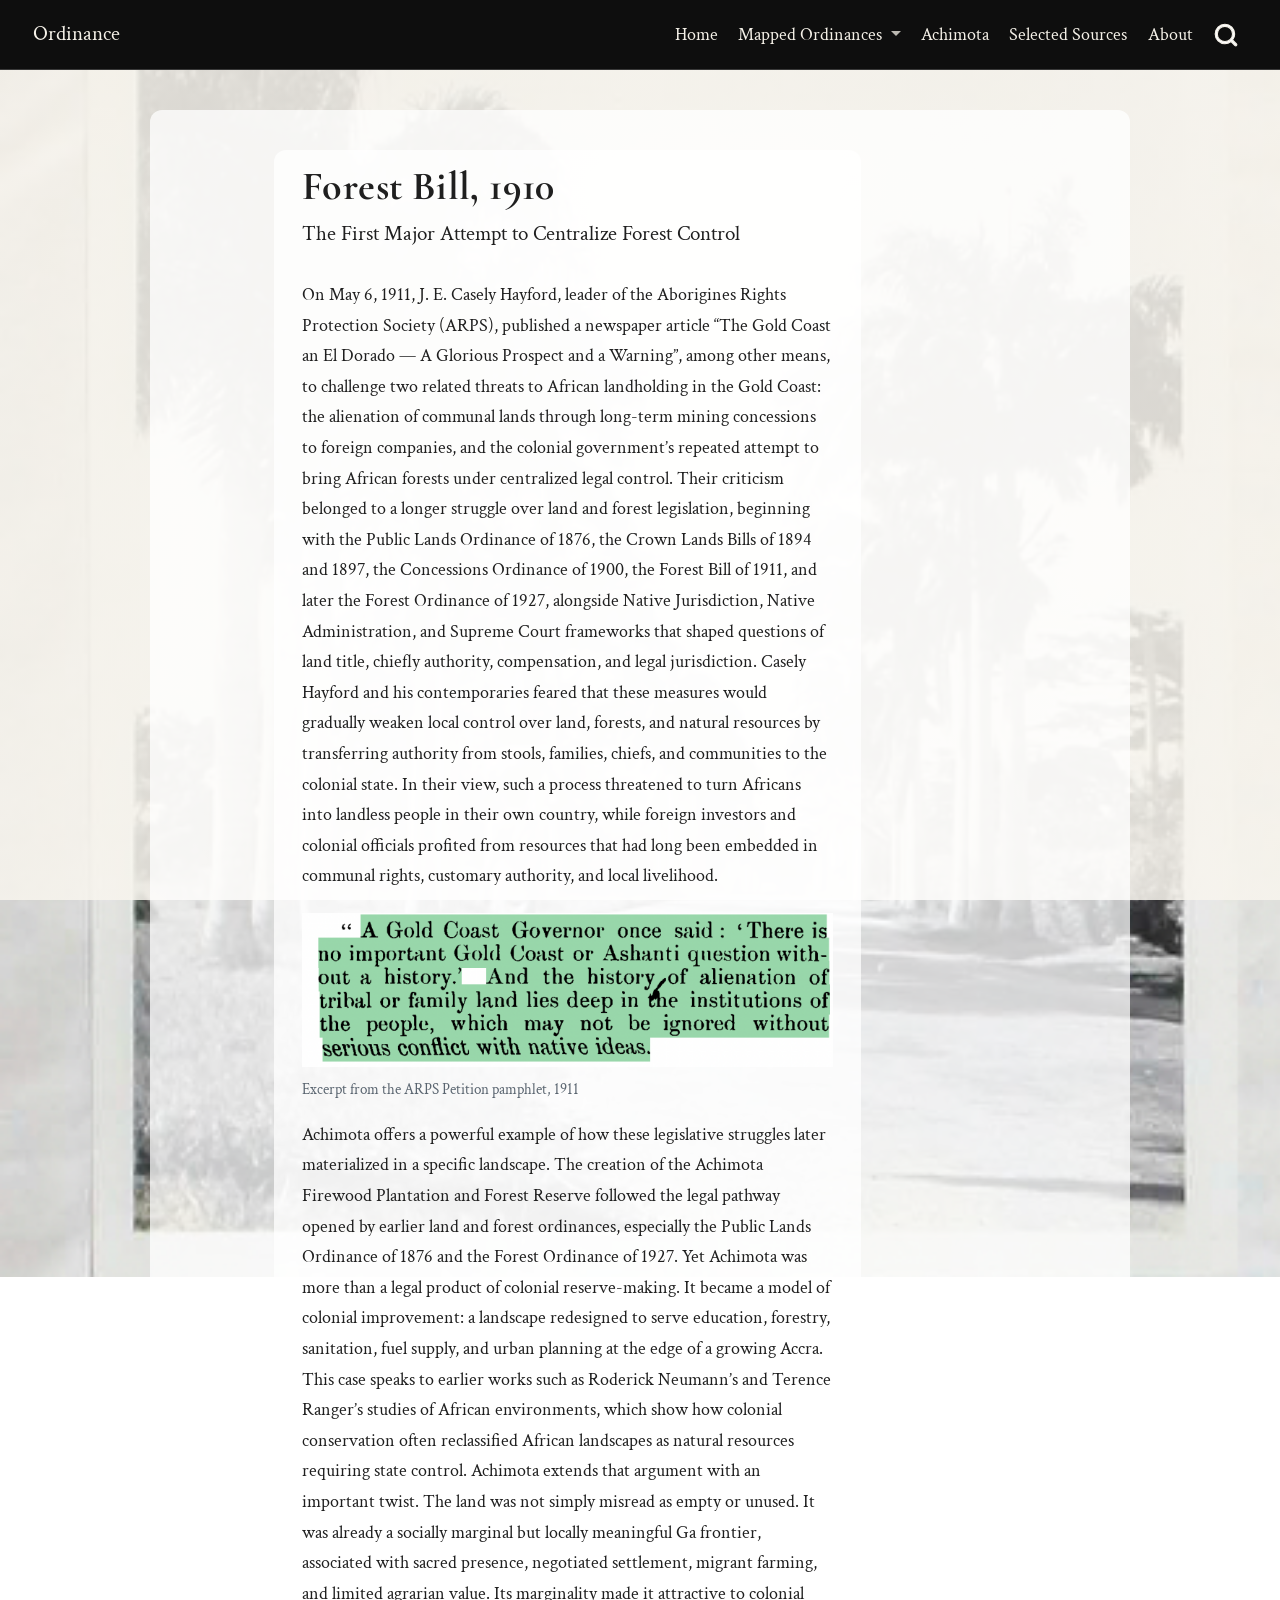
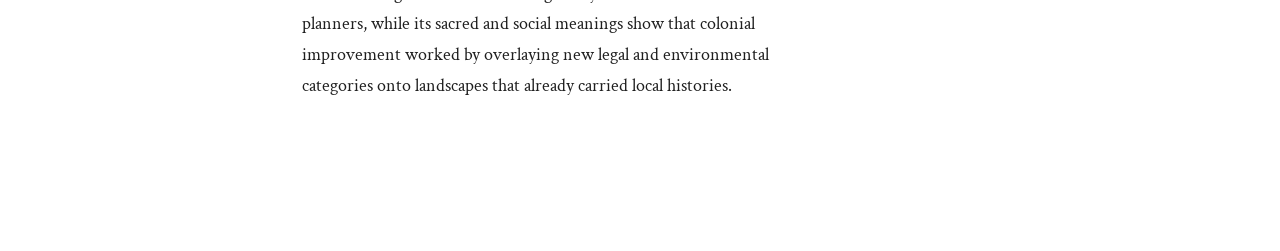
<file: forest-bill-1910.html>
<!DOCTYPE html>
<html xmlns="http://www.w3.org/1999/xhtml" lang="en" xml:lang="en"><head>

<meta charset="utf-8">
<meta name="generator" content="quarto-1.9.37">

<meta name="viewport" content="width=device-width, initial-scale=1.0, user-scalable=yes">


<title>Forest Bill, 1910 – Ordinance</title>
<style>
/* Default styles provided by pandoc.
** See https://pandoc.org/MANUAL.html#variables-for-html for config info.
*/
code{white-space: pre-wrap;}
span.smallcaps{font-variant: small-caps;}
div.columns{display: flex; gap: min(4vw, 1.5em);}
div.column{flex: auto; overflow-x: auto;}
div.hanging-indent{margin-left: 1.5em; text-indent: -1.5em;}
ul.task-list{list-style: none;}
ul.task-list li input[type="checkbox"] {
  width: 0.8em;
  margin: 0 0.8em 0.2em -1em; /* quarto-specific, see https://github.com/quarto-dev/quarto-cli/issues/4556 */ 
  vertical-align: middle;
}
</style>


<script src="site_libs/quarto-nav/quarto-nav.js"></script>
<script src="site_libs/quarto-nav/headroom.min.js"></script>
<script src="site_libs/clipboard/clipboard.min.js"></script>
<script src="site_libs/quarto-search/autocomplete.umd.js"></script>
<script src="site_libs/quarto-search/fuse.min.js"></script>
<script src="site_libs/quarto-search/quarto-search.js"></script>
<meta name="quarto:offset" content="./">
<script src="site_libs/quarto-html/quarto.js" type="module"></script>
<script src="site_libs/quarto-html/tabsets/tabsets.js" type="module"></script>
<script src="site_libs/quarto-html/popper.min.js"></script>
<script src="site_libs/quarto-html/tippy.umd.min.js"></script>
<script src="site_libs/quarto-html/anchor.min.js"></script>
<link href="site_libs/quarto-html/tippy.css" rel="stylesheet">
<link href="site_libs/quarto-html/quarto-syntax-highlighting-7f8f88aac4f3542376d5c11b86a4c14d.css" rel="stylesheet" id="quarto-text-highlighting-styles">
<script src="site_libs/bootstrap/bootstrap.min.js"></script>
<link href="site_libs/bootstrap/bootstrap-icons.css" rel="stylesheet">
<link href="site_libs/bootstrap/bootstrap-244ce1b9ec229af56bb6f90d24b3371d.min.css" rel="stylesheet" append-hash="true" id="quarto-bootstrap" data-mode="light">
<script id="quarto-search-options" type="application/json">{
  "location": "navbar",
  "copy-button": false,
  "collapse-after": 3,
  "panel-placement": "end",
  "type": "overlay",
  "limit": 50,
  "keyboard-shortcut": [
    "f",
    "/",
    "s"
  ],
  "show-item-context": false,
  "language": {
    "search-no-results-text": "No results",
    "search-matching-documents-text": "matching documents",
    "search-copy-link-title": "Copy link to search",
    "search-hide-matches-text": "Hide additional matches",
    "search-more-match-text": "more match in this document",
    "search-more-matches-text": "more matches in this document",
    "search-clear-button-title": "Clear",
    "search-text-placeholder": "",
    "search-detached-cancel-button-title": "Cancel",
    "search-submit-button-title": "Submit",
    "search-label": "Search"
  }
}</script>


<link rel="stylesheet" href="styles.css">
</head>

<body class="nav-fixed quarto-light">

<div id="quarto-search-results"></div>
  <header id="quarto-header" class="headroom fixed-top">
    <nav class="navbar navbar-expand-lg " data-bs-theme="dark">
      <div class="navbar-container container-fluid">
      <div class="navbar-brand-container mx-auto">
    <a class="navbar-brand" href="./index.html">
    <span class="navbar-title">Ordinance</span>
    </a>
  </div>
            <div id="quarto-search" class="" title="Search"></div>
          <button class="navbar-toggler" type="button" data-bs-toggle="collapse" data-bs-target="#navbarCollapse" aria-controls="navbarCollapse" role="menu" aria-expanded="false" aria-label="Toggle navigation" onclick="if (window.quartoToggleHeadroom) { window.quartoToggleHeadroom(); }">
  <span class="navbar-toggler-icon"></span>
</button>
          <div class="collapse navbar-collapse" id="navbarCollapse">
            <ul class="navbar-nav navbar-nav-scroll ms-auto">
  <li class="nav-item">
    <a class="nav-link" href="./index.html"> 
<span class="menu-text">Home</span></a>
  </li>  
  <li class="nav-item dropdown ">
    <a class="nav-link dropdown-toggle" href="#" id="nav-menu-mapped-ordinances" role="link" data-bs-toggle="dropdown" aria-expanded="false">
 <span class="menu-text">Mapped Ordinances</span>
    </a>
    <ul class="dropdown-menu dropdown-menu-end" aria-labelledby="nav-menu-mapped-ordinances">    
        <li>
    <a class="dropdown-item" href="./overview.html">
 <span class="dropdown-text">Overview</span></a>
  </li>  
        <li>
    <a class="dropdown-item" href="./public-lands-1876.html">
 <span class="dropdown-text">Public Lands Ordinance, 1876</span></a>
  </li>  
        <li>
    <a class="dropdown-item" href="./crown-lands-1894.html">
 <span class="dropdown-text">Crown Lands Bill, 1894</span></a>
  </li>  
        <li>
    <a class="dropdown-item" href="./crown-lands-1897.html">
 <span class="dropdown-text">Crown Lands Bill, 1897</span></a>
  </li>  
        <li>
    <a class="dropdown-item" href="./concessions-1900.html">
 <span class="dropdown-text">Concessions Ordinance, 1900</span></a>
  </li>  
        <li>
    <a class="dropdown-item" href="./forest-bill-1910.html">
 <span class="dropdown-text">Forest Bill, 1910</span></a>
  </li>  
        <li>
    <a class="dropdown-item" href="./forest-ordinance-1927.html">
 <span class="dropdown-text">Forest Ordinance, 1927</span></a>
  </li>  
        <li>
    <a class="dropdown-item" href="./native-administration-jurisdiction.html">
 <span class="dropdown-text">Native Administration Ordinances</span></a>
  </li>  
        <li>
    <a class="dropdown-item" href="./supreme-court.html">
 <span class="dropdown-text">Supreme Court Ordinance</span></a>
  </li>  
    </ul>
  </li>
  <li class="nav-item">
    <a class="nav-link" href="./achimota-legal-sequence.html"> 
<span class="menu-text">Achimota</span></a>
  </li>  
  <li class="nav-item">
    <a class="nav-link" href="./sources.html"> 
<span class="menu-text">Selected Sources</span></a>
  </li>  
  <li class="nav-item">
    <a class="nav-link" href="./about.html"> 
<span class="menu-text">About</span></a>
  </li>  
</ul>
          </div> <!-- /navcollapse -->
            <div class="quarto-navbar-tools">
</div>
      </div> <!-- /container-fluid -->
    </nav>
</header>
<!-- content -->
<div id="quarto-content" class="quarto-container page-columns page-rows-contents page-layout-article page-navbar">
<!-- sidebar -->
<!-- margin-sidebar -->
    <div id="quarto-margin-sidebar" class="sidebar margin-sidebar zindex-bottom">
        
    </div>
<!-- main -->
<main class="content" id="quarto-document-content">

<header id="title-block-header" class="quarto-title-block default">
<div class="quarto-title">
<h1 class="title">Forest Bill, 1910</h1>
<p class="subtitle lead">The First Major Attempt to Centralize Forest Control</p>
</div>



<div class="quarto-title-meta">

    
  
    
  </div>
  


</header>


<p>On May 6, 1911, J. E. Casely Hayford, leader of the Aborigines Rights Protection Society (ARPS), published a newspaper article “The Gold Coast an El Dorado — A Glorious Prospect and a Warning”, among other means, to challenge two related threats to African landholding in the Gold Coast: the alienation of communal lands through long-term mining concessions to foreign companies, and the colonial government’s repeated attempt to bring African forests under centralized legal control. Their criticism belonged to a longer struggle over land and forest legislation, beginning with the Public Lands Ordinance of 1876, the Crown Lands Bills of 1894 and 1897, the Concessions Ordinance of 1900, the Forest Bill of 1911, and later the Forest Ordinance of 1927, alongside Native Jurisdiction, Native Administration, and Supreme Court frameworks that shaped questions of land title, chiefly authority, compensation, and legal jurisdiction. Casely Hayford and his contemporaries feared that these measures would gradually weaken local control over land, forests, and natural resources by transferring authority from stools, families, chiefs, and communities to the colonial state. In their view, such a process threatened to turn Africans into landless people in their own country, while foreign investors and colonial officials profited from resources that had long been embedded in communal rights, customary authority, and local livelihood.</p>
<div class="quarto-figure quarto-figure-center">
<figure class="figure">
<p><img src="images/C Hayford.png" class="img-fluid figure-img"></p>
<figcaption>Excerpt from the ARPS Petition pamphlet, 1911</figcaption>
</figure>
</div>
<p>Achimota offers a powerful example of how these legislative struggles later materialized in a specific landscape. The creation of the Achimota Firewood Plantation and Forest Reserve followed the legal pathway opened by earlier land and forest ordinances, especially the Public Lands Ordinance of 1876 and the Forest Ordinance of 1927. Yet Achimota was more than a legal product of colonial reserve-making. It became a model of colonial improvement: a landscape redesigned to serve education, forestry, sanitation, fuel supply, and urban planning at the edge of a growing Accra. This case speaks to earlier works such as Roderick Neumann’s and Terence Ranger’s studies of African environments, which show how colonial conservation often reclassified African landscapes as natural resources requiring state control. Achimota extends that argument with an important twist. The land was not simply misread as empty or unused. It was already a socially marginal but locally meaningful Ga frontier, associated with sacred presence, negotiated settlement, migrant farming, and limited agrarian value. Its marginality made it attractive to colonial planners, while its sacred and social meanings show that colonial improvement worked by overlaying new legal and environmental categories onto landscapes that already carried local histories.</p>



</main> <!-- /main -->
<script id="quarto-html-after-body" type="application/javascript">
  window.document.addEventListener("DOMContentLoaded", function (event) {
    const icon = "";
    const anchorJS = new window.AnchorJS();
    anchorJS.options = {
      placement: 'right',
      icon: icon
    };
    anchorJS.add('.anchored');
    const isCodeAnnotation = (el) => {
      for (const clz of el.classList) {
        if (clz.startsWith('code-annotation-')) {                     
          return true;
        }
      }
      return false;
    }
    const onCopySuccess = function(e) {
      // button target
      const button = e.trigger;
      // don't keep focus
      button.blur();
      // flash "checked"
      button.classList.add('code-copy-button-checked');
      var currentTitle = button.getAttribute("title");
      button.setAttribute("title", "Copied!");
      let tooltip;
      if (window.bootstrap) {
        button.setAttribute("data-bs-toggle", "tooltip");
        button.setAttribute("data-bs-placement", "left");
        button.setAttribute("data-bs-title", "Copied!");
        tooltip = new bootstrap.Tooltip(button, 
          { trigger: "manual", 
            customClass: "code-copy-button-tooltip",
            offset: [0, -8]});
        tooltip.show();    
      }
      setTimeout(function() {
        if (tooltip) {
          tooltip.hide();
          button.removeAttribute("data-bs-title");
          button.removeAttribute("data-bs-toggle");
          button.removeAttribute("data-bs-placement");
        }
        button.setAttribute("title", currentTitle);
        button.classList.remove('code-copy-button-checked');
      }, 1000);
      // clear code selection
      e.clearSelection();
    }
    const getTextToCopy = function(trigger) {
      const outerScaffold = trigger.parentElement.cloneNode(true);
      const codeEl = outerScaffold.querySelector('code');
      for (const childEl of codeEl.children) {
        if (isCodeAnnotation(childEl)) {
          childEl.remove();
        }
      }
      return codeEl.innerText;
    }
    const clipboard = new window.ClipboardJS('.code-copy-button:not([data-in-quarto-modal])', {
      text: getTextToCopy
    });
    clipboard.on('success', onCopySuccess);
    if (window.document.getElementById('quarto-embedded-source-code-modal')) {
      const clipboardModal = new window.ClipboardJS('.code-copy-button[data-in-quarto-modal]', {
        text: getTextToCopy,
        container: window.document.getElementById('quarto-embedded-source-code-modal')
      });
      clipboardModal.on('success', onCopySuccess);
    }
      var localhostRegex = new RegExp(/^(?:http|https):\/\/localhost\:?[0-9]*\//);
      var mailtoRegex = new RegExp(/^mailto:/);
        var filterRegex = new RegExp("https:\/\/homiahben\.github\.io\/ordinance\/");
      var isInternal = (href) => {
          return filterRegex.test(href) || localhostRegex.test(href) || mailtoRegex.test(href);
      }
      // Inspect non-navigation links and adorn them if external
     var links = window.document.querySelectorAll('a[href]:not(.nav-link):not(.navbar-brand):not(.toc-action):not(.sidebar-link):not(.sidebar-item-toggle):not(.pagination-link):not(.no-external):not([aria-hidden]):not(.dropdown-item):not(.quarto-navigation-tool):not(.about-link)');
      for (var i=0; i<links.length; i++) {
        const link = links[i];
        if (!isInternal(link.href)) {
          // undo the damage that might have been done by quarto-nav.js in the case of
          // links that we want to consider external
          if (link.dataset.originalHref !== undefined) {
            link.href = link.dataset.originalHref;
          }
        }
      }
    function tippyHover(el, contentFn, onTriggerFn, onUntriggerFn) {
      const config = {
        allowHTML: true,
        maxWidth: 500,
        delay: 100,
        arrow: false,
        appendTo: function(el) {
            return el.parentElement;
        },
        interactive: true,
        interactiveBorder: 10,
        theme: 'quarto',
        placement: 'bottom-start',
      };
      if (contentFn) {
        config.content = contentFn;
      }
      if (onTriggerFn) {
        config.onTrigger = onTriggerFn;
      }
      if (onUntriggerFn) {
        config.onUntrigger = onUntriggerFn;
      }
      window.tippy(el, config); 
    }
    const noterefs = window.document.querySelectorAll('a[role="doc-noteref"]');
    for (var i=0; i<noterefs.length; i++) {
      const ref = noterefs[i];
      tippyHover(ref, function() {
        // use id or data attribute instead here
        let href = ref.getAttribute('data-footnote-href') || ref.getAttribute('href');
        try { href = new URL(href).hash; } catch {}
        const id = href.replace(/^#\/?/, "");
        const note = window.document.getElementById(id);
        if (note) {
          return note.innerHTML;
        } else {
          return "";
        }
      });
    }
    const xrefs = window.document.querySelectorAll('a.quarto-xref');
    const processXRef = (id, note) => {
      // Strip column container classes
      const stripColumnClz = (el) => {
        el.classList.remove("page-full", "page-columns");
        if (el.children) {
          for (const child of el.children) {
            stripColumnClz(child);
          }
        }
      }
      stripColumnClz(note)
      if (id === null || id.startsWith('sec-')) {
        // Special case sections, only their first couple elements
        const container = document.createElement("div");
        if (note.children && note.children.length > 2) {
          container.appendChild(note.children[0].cloneNode(true));
          for (let i = 1; i < note.children.length; i++) {
            const child = note.children[i];
            if (child.tagName === "P" && child.innerText === "") {
              continue;
            } else {
              container.appendChild(child.cloneNode(true));
              break;
            }
          }
          if (window.Quarto?.typesetMath) {
            window.Quarto.typesetMath(container);
          }
          return container.innerHTML
        } else {
          if (window.Quarto?.typesetMath) {
            window.Quarto.typesetMath(note);
          }
          return note.innerHTML;
        }
      } else {
        // Remove any anchor links if they are present
        const anchorLink = note.querySelector('a.anchorjs-link');
        if (anchorLink) {
          anchorLink.remove();
        }
        if (window.Quarto?.typesetMath) {
          window.Quarto.typesetMath(note);
        }
        if (note.classList.contains("callout")) {
          return note.outerHTML;
        } else {
          return note.innerHTML;
        }
      }
    }
    for (var i=0; i<xrefs.length; i++) {
      const xref = xrefs[i];
      tippyHover(xref, undefined, function(instance) {
        instance.disable();
        let url = xref.getAttribute('href');
        let hash = undefined; 
        if (url.startsWith('#')) {
          hash = url;
        } else {
          try { hash = new URL(url).hash; } catch {}
        }
        if (hash) {
          const id = hash.replace(/^#\/?/, "");
          const note = window.document.getElementById(id);
          if (note !== null) {
            try {
              const html = processXRef(id, note.cloneNode(true));
              instance.setContent(html);
            } finally {
              instance.enable();
              instance.show();
            }
          } else {
            // See if we can fetch this
            fetch(url.split('#')[0])
            .then(res => res.text())
            .then(html => {
              const parser = new DOMParser();
              const htmlDoc = parser.parseFromString(html, "text/html");
              const note = htmlDoc.getElementById(id);
              if (note !== null) {
                const html = processXRef(id, note);
                instance.setContent(html);
              } 
            }).finally(() => {
              instance.enable();
              instance.show();
            });
          }
        } else {
          // See if we can fetch a full url (with no hash to target)
          // This is a special case and we should probably do some content thinning / targeting
          fetch(url)
          .then(res => res.text())
          .then(html => {
            const parser = new DOMParser();
            const htmlDoc = parser.parseFromString(html, "text/html");
            const note = htmlDoc.querySelector('main.content');
            if (note !== null) {
              // This should only happen for chapter cross references
              // (since there is no id in the URL)
              // remove the first header
              if (note.children.length > 0 && note.children[0].tagName === "HEADER") {
                note.children[0].remove();
              }
              const html = processXRef(null, note);
              instance.setContent(html);
            } 
          }).finally(() => {
            instance.enable();
            instance.show();
          });
        }
      }, function(instance) {
      });
    }
        let selectedAnnoteEl;
        const selectorForAnnotation = ( cell, annotation) => {
          let cellAttr = 'data-code-cell="' + cell + '"';
          let lineAttr = 'data-code-annotation="' +  annotation + '"';
          const selector = 'span[' + cellAttr + '][' + lineAttr + ']';
          return selector;
        }
        const selectCodeLines = (annoteEl) => {
          const doc = window.document;
          const targetCell = annoteEl.getAttribute("data-target-cell");
          const targetAnnotation = annoteEl.getAttribute("data-target-annotation");
          const annoteSpan = window.document.querySelector(selectorForAnnotation(targetCell, targetAnnotation));
          const lines = annoteSpan.getAttribute("data-code-lines").split(",");
          const lineIds = lines.map((line) => {
            return targetCell + "-" + line;
          })
          let top = null;
          let height = null;
          let parent = null;
          if (lineIds.length > 0) {
              //compute the position of the single el (top and bottom and make a div)
              const el = window.document.getElementById(lineIds[0]);
              top = el.offsetTop;
              height = el.offsetHeight;
              parent = el.parentElement.parentElement;
            if (lineIds.length > 1) {
              const lastEl = window.document.getElementById(lineIds[lineIds.length - 1]);
              const bottom = lastEl.offsetTop + lastEl.offsetHeight;
              height = bottom - top;
            }
            if (top !== null && height !== null && parent !== null) {
              // cook up a div (if necessary) and position it 
              let div = window.document.getElementById("code-annotation-line-highlight");
              if (div === null) {
                div = window.document.createElement("div");
                div.setAttribute("id", "code-annotation-line-highlight");
                div.style.position = 'absolute';
                parent.appendChild(div);
              }
              div.style.top = top - 2 + "px";
              div.style.height = height + 4 + "px";
              div.style.left = 0;
              let gutterDiv = window.document.getElementById("code-annotation-line-highlight-gutter");
              if (gutterDiv === null) {
                gutterDiv = window.document.createElement("div");
                gutterDiv.setAttribute("id", "code-annotation-line-highlight-gutter");
                gutterDiv.style.position = 'absolute';
                const codeCell = window.document.getElementById(targetCell);
                const gutter = codeCell.querySelector('.code-annotation-gutter');
                gutter.appendChild(gutterDiv);
              }
              gutterDiv.style.top = top - 2 + "px";
              gutterDiv.style.height = height + 4 + "px";
            }
            selectedAnnoteEl = annoteEl;
          }
        };
        const unselectCodeLines = () => {
          const elementsIds = ["code-annotation-line-highlight", "code-annotation-line-highlight-gutter"];
          elementsIds.forEach((elId) => {
            const div = window.document.getElementById(elId);
            if (div) {
              div.remove();
            }
          });
          selectedAnnoteEl = undefined;
        };
          // Handle positioning of the toggle
      window.addEventListener(
        "resize",
        throttle(() => {
          elRect = undefined;
          if (selectedAnnoteEl) {
            selectCodeLines(selectedAnnoteEl);
          }
        }, 10)
      );
      function throttle(fn, ms) {
      let throttle = false;
      let timer;
        return (...args) => {
          if(!throttle) { // first call gets through
              fn.apply(this, args);
              throttle = true;
          } else { // all the others get throttled
              if(timer) clearTimeout(timer); // cancel #2
              timer = setTimeout(() => {
                fn.apply(this, args);
                timer = throttle = false;
              }, ms);
          }
        };
      }
        // Attach click handler to the DT
        const annoteDls = window.document.querySelectorAll('dt[data-target-cell]');
        for (const annoteDlNode of annoteDls) {
          annoteDlNode.addEventListener('click', (event) => {
            const clickedEl = event.target;
            if (clickedEl !== selectedAnnoteEl) {
              unselectCodeLines();
              const activeEl = window.document.querySelector('dt[data-target-cell].code-annotation-active');
              if (activeEl) {
                activeEl.classList.remove('code-annotation-active');
              }
              selectCodeLines(clickedEl);
              clickedEl.classList.add('code-annotation-active');
            } else {
              // Unselect the line
              unselectCodeLines();
              clickedEl.classList.remove('code-annotation-active');
            }
          });
        }
    const findCites = (el) => {
      const parentEl = el.parentElement;
      if (parentEl) {
        const cites = parentEl.dataset.cites;
        if (cites) {
          return {
            el,
            cites: cites.split(' ')
          };
        } else {
          return findCites(el.parentElement)
        }
      } else {
        return undefined;
      }
    };
    var bibliorefs = window.document.querySelectorAll('a[role="doc-biblioref"]');
    for (var i=0; i<bibliorefs.length; i++) {
      const ref = bibliorefs[i];
      const citeInfo = findCites(ref);
      if (citeInfo) {
        tippyHover(citeInfo.el, function() {
          var popup = window.document.createElement('div');
          citeInfo.cites.forEach(function(cite) {
            var citeDiv = window.document.createElement('div');
            citeDiv.classList.add('hanging-indent');
            citeDiv.classList.add('csl-entry');
            var biblioDiv = window.document.getElementById('ref-' + cite);
            if (biblioDiv) {
              citeDiv.innerHTML = biblioDiv.innerHTML;
            }
            popup.appendChild(citeDiv);
          });
          return popup.innerHTML;
        });
      }
    }
  });
  </script>
</div> <!-- /content -->




</body></html>
</file>
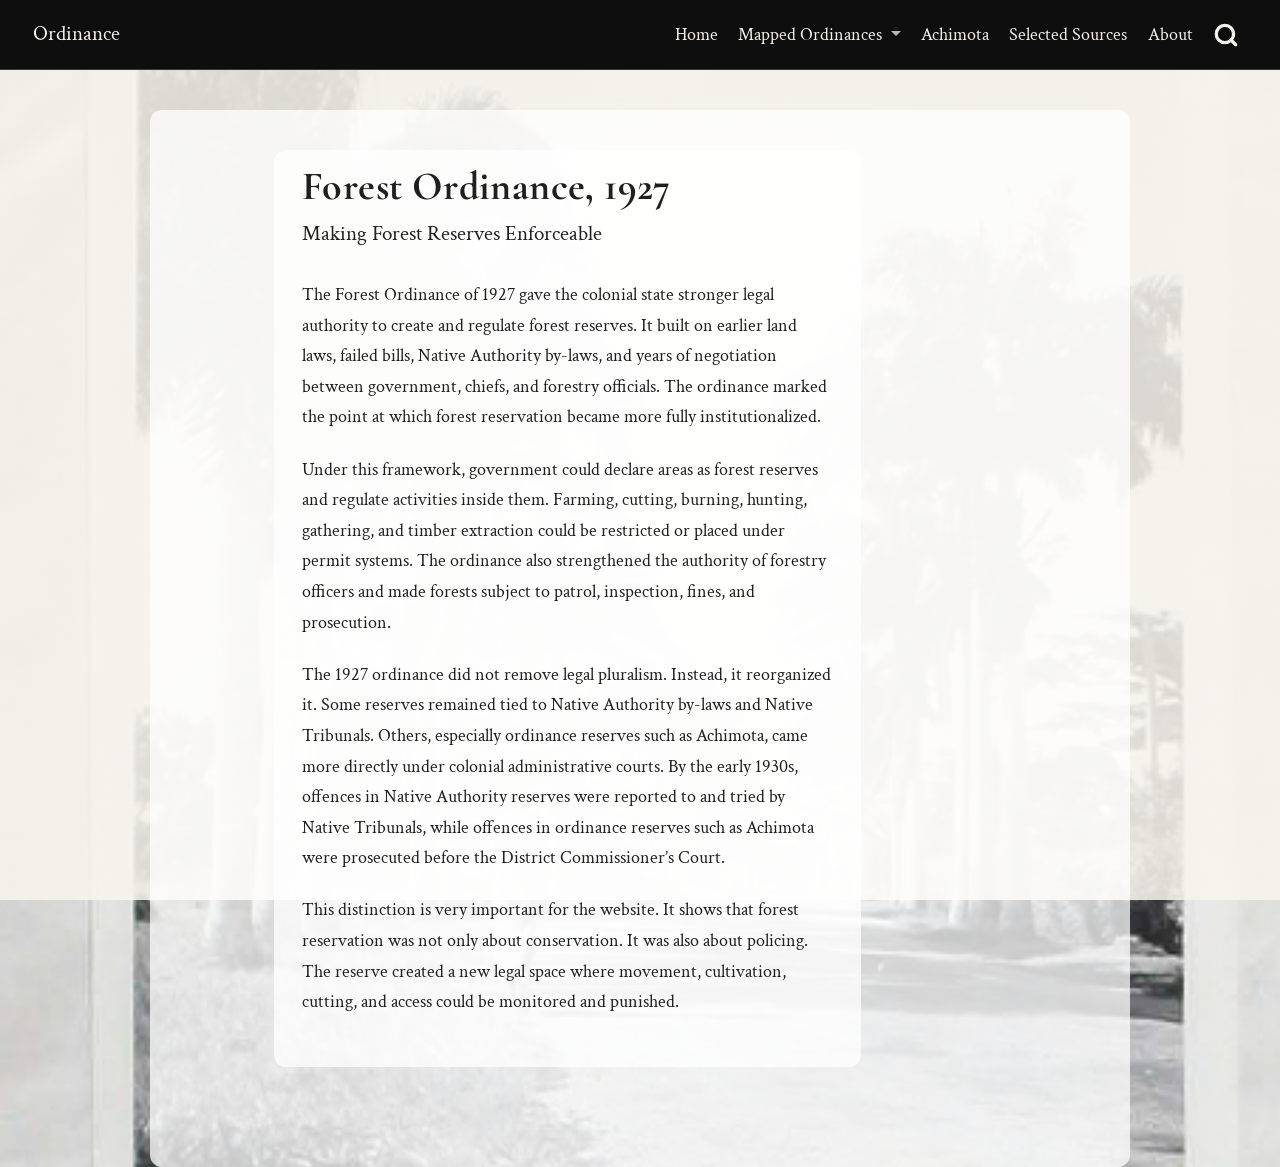
<file: forest-ordinance-1927.html>
<!DOCTYPE html>
<html xmlns="http://www.w3.org/1999/xhtml" lang="en" xml:lang="en"><head>

<meta charset="utf-8">
<meta name="generator" content="quarto-1.9.37">

<meta name="viewport" content="width=device-width, initial-scale=1.0, user-scalable=yes">


<title>Forest Ordinance, 1927 – Ordinance</title>
<style>
/* Default styles provided by pandoc.
** See https://pandoc.org/MANUAL.html#variables-for-html for config info.
*/
code{white-space: pre-wrap;}
span.smallcaps{font-variant: small-caps;}
div.columns{display: flex; gap: min(4vw, 1.5em);}
div.column{flex: auto; overflow-x: auto;}
div.hanging-indent{margin-left: 1.5em; text-indent: -1.5em;}
ul.task-list{list-style: none;}
ul.task-list li input[type="checkbox"] {
  width: 0.8em;
  margin: 0 0.8em 0.2em -1em; /* quarto-specific, see https://github.com/quarto-dev/quarto-cli/issues/4556 */ 
  vertical-align: middle;
}
</style>


<script src="site_libs/quarto-nav/quarto-nav.js"></script>
<script src="site_libs/quarto-nav/headroom.min.js"></script>
<script src="site_libs/clipboard/clipboard.min.js"></script>
<script src="site_libs/quarto-search/autocomplete.umd.js"></script>
<script src="site_libs/quarto-search/fuse.min.js"></script>
<script src="site_libs/quarto-search/quarto-search.js"></script>
<meta name="quarto:offset" content="./">
<script src="site_libs/quarto-html/quarto.js" type="module"></script>
<script src="site_libs/quarto-html/tabsets/tabsets.js" type="module"></script>
<script src="site_libs/quarto-html/popper.min.js"></script>
<script src="site_libs/quarto-html/tippy.umd.min.js"></script>
<script src="site_libs/quarto-html/anchor.min.js"></script>
<link href="site_libs/quarto-html/tippy.css" rel="stylesheet">
<link href="site_libs/quarto-html/quarto-syntax-highlighting-7f8f88aac4f3542376d5c11b86a4c14d.css" rel="stylesheet" id="quarto-text-highlighting-styles">
<script src="site_libs/bootstrap/bootstrap.min.js"></script>
<link href="site_libs/bootstrap/bootstrap-icons.css" rel="stylesheet">
<link href="site_libs/bootstrap/bootstrap-244ce1b9ec229af56bb6f90d24b3371d.min.css" rel="stylesheet" append-hash="true" id="quarto-bootstrap" data-mode="light">
<script id="quarto-search-options" type="application/json">{
  "location": "navbar",
  "copy-button": false,
  "collapse-after": 3,
  "panel-placement": "end",
  "type": "overlay",
  "limit": 50,
  "keyboard-shortcut": [
    "f",
    "/",
    "s"
  ],
  "show-item-context": false,
  "language": {
    "search-no-results-text": "No results",
    "search-matching-documents-text": "matching documents",
    "search-copy-link-title": "Copy link to search",
    "search-hide-matches-text": "Hide additional matches",
    "search-more-match-text": "more match in this document",
    "search-more-matches-text": "more matches in this document",
    "search-clear-button-title": "Clear",
    "search-text-placeholder": "",
    "search-detached-cancel-button-title": "Cancel",
    "search-submit-button-title": "Submit",
    "search-label": "Search"
  }
}</script>


<link rel="stylesheet" href="styles.css">
</head>

<body class="nav-fixed quarto-light">

<div id="quarto-search-results"></div>
  <header id="quarto-header" class="headroom fixed-top">
    <nav class="navbar navbar-expand-lg " data-bs-theme="dark">
      <div class="navbar-container container-fluid">
      <div class="navbar-brand-container mx-auto">
    <a class="navbar-brand" href="./index.html">
    <span class="navbar-title">Ordinance</span>
    </a>
  </div>
            <div id="quarto-search" class="" title="Search"></div>
          <button class="navbar-toggler" type="button" data-bs-toggle="collapse" data-bs-target="#navbarCollapse" aria-controls="navbarCollapse" role="menu" aria-expanded="false" aria-label="Toggle navigation" onclick="if (window.quartoToggleHeadroom) { window.quartoToggleHeadroom(); }">
  <span class="navbar-toggler-icon"></span>
</button>
          <div class="collapse navbar-collapse" id="navbarCollapse">
            <ul class="navbar-nav navbar-nav-scroll ms-auto">
  <li class="nav-item">
    <a class="nav-link" href="./index.html"> 
<span class="menu-text">Home</span></a>
  </li>  
  <li class="nav-item dropdown ">
    <a class="nav-link dropdown-toggle" href="#" id="nav-menu-mapped-ordinances" role="link" data-bs-toggle="dropdown" aria-expanded="false">
 <span class="menu-text">Mapped Ordinances</span>
    </a>
    <ul class="dropdown-menu dropdown-menu-end" aria-labelledby="nav-menu-mapped-ordinances">    
        <li>
    <a class="dropdown-item" href="./overview.html">
 <span class="dropdown-text">Overview</span></a>
  </li>  
        <li>
    <a class="dropdown-item" href="./public-lands-1876.html">
 <span class="dropdown-text">Public Lands Ordinance, 1876</span></a>
  </li>  
        <li>
    <a class="dropdown-item" href="./crown-lands-1894.html">
 <span class="dropdown-text">Crown Lands Bill, 1894</span></a>
  </li>  
        <li>
    <a class="dropdown-item" href="./crown-lands-1897.html">
 <span class="dropdown-text">Crown Lands Bill, 1897</span></a>
  </li>  
        <li>
    <a class="dropdown-item" href="./concessions-1900.html">
 <span class="dropdown-text">Concessions Ordinance, 1900</span></a>
  </li>  
        <li>
    <a class="dropdown-item" href="./forest-bill-1910.html">
 <span class="dropdown-text">Forest Bill, 1910</span></a>
  </li>  
        <li>
    <a class="dropdown-item" href="./forest-ordinance-1927.html">
 <span class="dropdown-text">Forest Ordinance, 1927</span></a>
  </li>  
        <li>
    <a class="dropdown-item" href="./native-administration-jurisdiction.html">
 <span class="dropdown-text">Native Administration Ordinances</span></a>
  </li>  
        <li>
    <a class="dropdown-item" href="./supreme-court.html">
 <span class="dropdown-text">Supreme Court Ordinance</span></a>
  </li>  
    </ul>
  </li>
  <li class="nav-item">
    <a class="nav-link" href="./achimota-legal-sequence.html"> 
<span class="menu-text">Achimota</span></a>
  </li>  
  <li class="nav-item">
    <a class="nav-link" href="./sources.html"> 
<span class="menu-text">Selected Sources</span></a>
  </li>  
  <li class="nav-item">
    <a class="nav-link" href="./about.html"> 
<span class="menu-text">About</span></a>
  </li>  
</ul>
          </div> <!-- /navcollapse -->
            <div class="quarto-navbar-tools">
</div>
      </div> <!-- /container-fluid -->
    </nav>
</header>
<!-- content -->
<div id="quarto-content" class="quarto-container page-columns page-rows-contents page-layout-article page-navbar">
<!-- sidebar -->
<!-- margin-sidebar -->
    <div id="quarto-margin-sidebar" class="sidebar margin-sidebar zindex-bottom">
        
    </div>
<!-- main -->
<main class="content" id="quarto-document-content">

<header id="title-block-header" class="quarto-title-block default">
<div class="quarto-title">
<h1 class="title">Forest Ordinance, 1927</h1>
<p class="subtitle lead">Making Forest Reserves Enforceable</p>
</div>



<div class="quarto-title-meta">

    
  
    
  </div>
  


</header>


<p>The Forest Ordinance of 1927 gave the colonial state stronger legal authority to create and regulate forest reserves. It built on earlier land laws, failed bills, Native Authority by-laws, and years of negotiation between government, chiefs, and forestry officials. The ordinance marked the point at which forest reservation became more fully institutionalized.</p>
<p>Under this framework, government could declare areas as forest reserves and regulate activities inside them. Farming, cutting, burning, hunting, gathering, and timber extraction could be restricted or placed under permit systems. The ordinance also strengthened the authority of forestry officers and made forests subject to patrol, inspection, fines, and prosecution.</p>
<p>The 1927 ordinance did not remove legal pluralism. Instead, it reorganized it. Some reserves remained tied to Native Authority by-laws and Native Tribunals. Others, especially ordinance reserves such as Achimota, came more directly under colonial administrative courts. By the early 1930s, offences in Native Authority reserves were reported to and tried by Native Tribunals, while offences in ordinance reserves such as Achimota were prosecuted before the District Commissioner’s Court.</p>
<p>This distinction is very important for the website. It shows that forest reservation was not only about conservation. It was also about policing. The reserve created a new legal space where movement, cultivation, cutting, and access could be monitored and punished.</p>



</main> <!-- /main -->
<script id="quarto-html-after-body" type="application/javascript">
  window.document.addEventListener("DOMContentLoaded", function (event) {
    const icon = "";
    const anchorJS = new window.AnchorJS();
    anchorJS.options = {
      placement: 'right',
      icon: icon
    };
    anchorJS.add('.anchored');
    const isCodeAnnotation = (el) => {
      for (const clz of el.classList) {
        if (clz.startsWith('code-annotation-')) {                     
          return true;
        }
      }
      return false;
    }
    const onCopySuccess = function(e) {
      // button target
      const button = e.trigger;
      // don't keep focus
      button.blur();
      // flash "checked"
      button.classList.add('code-copy-button-checked');
      var currentTitle = button.getAttribute("title");
      button.setAttribute("title", "Copied!");
      let tooltip;
      if (window.bootstrap) {
        button.setAttribute("data-bs-toggle", "tooltip");
        button.setAttribute("data-bs-placement", "left");
        button.setAttribute("data-bs-title", "Copied!");
        tooltip = new bootstrap.Tooltip(button, 
          { trigger: "manual", 
            customClass: "code-copy-button-tooltip",
            offset: [0, -8]});
        tooltip.show();    
      }
      setTimeout(function() {
        if (tooltip) {
          tooltip.hide();
          button.removeAttribute("data-bs-title");
          button.removeAttribute("data-bs-toggle");
          button.removeAttribute("data-bs-placement");
        }
        button.setAttribute("title", currentTitle);
        button.classList.remove('code-copy-button-checked');
      }, 1000);
      // clear code selection
      e.clearSelection();
    }
    const getTextToCopy = function(trigger) {
      const outerScaffold = trigger.parentElement.cloneNode(true);
      const codeEl = outerScaffold.querySelector('code');
      for (const childEl of codeEl.children) {
        if (isCodeAnnotation(childEl)) {
          childEl.remove();
        }
      }
      return codeEl.innerText;
    }
    const clipboard = new window.ClipboardJS('.code-copy-button:not([data-in-quarto-modal])', {
      text: getTextToCopy
    });
    clipboard.on('success', onCopySuccess);
    if (window.document.getElementById('quarto-embedded-source-code-modal')) {
      const clipboardModal = new window.ClipboardJS('.code-copy-button[data-in-quarto-modal]', {
        text: getTextToCopy,
        container: window.document.getElementById('quarto-embedded-source-code-modal')
      });
      clipboardModal.on('success', onCopySuccess);
    }
      var localhostRegex = new RegExp(/^(?:http|https):\/\/localhost\:?[0-9]*\//);
      var mailtoRegex = new RegExp(/^mailto:/);
        var filterRegex = new RegExp("https:\/\/homiahben\.github\.io\/ordinance\/");
      var isInternal = (href) => {
          return filterRegex.test(href) || localhostRegex.test(href) || mailtoRegex.test(href);
      }
      // Inspect non-navigation links and adorn them if external
     var links = window.document.querySelectorAll('a[href]:not(.nav-link):not(.navbar-brand):not(.toc-action):not(.sidebar-link):not(.sidebar-item-toggle):not(.pagination-link):not(.no-external):not([aria-hidden]):not(.dropdown-item):not(.quarto-navigation-tool):not(.about-link)');
      for (var i=0; i<links.length; i++) {
        const link = links[i];
        if (!isInternal(link.href)) {
          // undo the damage that might have been done by quarto-nav.js in the case of
          // links that we want to consider external
          if (link.dataset.originalHref !== undefined) {
            link.href = link.dataset.originalHref;
          }
        }
      }
    function tippyHover(el, contentFn, onTriggerFn, onUntriggerFn) {
      const config = {
        allowHTML: true,
        maxWidth: 500,
        delay: 100,
        arrow: false,
        appendTo: function(el) {
            return el.parentElement;
        },
        interactive: true,
        interactiveBorder: 10,
        theme: 'quarto',
        placement: 'bottom-start',
      };
      if (contentFn) {
        config.content = contentFn;
      }
      if (onTriggerFn) {
        config.onTrigger = onTriggerFn;
      }
      if (onUntriggerFn) {
        config.onUntrigger = onUntriggerFn;
      }
      window.tippy(el, config); 
    }
    const noterefs = window.document.querySelectorAll('a[role="doc-noteref"]');
    for (var i=0; i<noterefs.length; i++) {
      const ref = noterefs[i];
      tippyHover(ref, function() {
        // use id or data attribute instead here
        let href = ref.getAttribute('data-footnote-href') || ref.getAttribute('href');
        try { href = new URL(href).hash; } catch {}
        const id = href.replace(/^#\/?/, "");
        const note = window.document.getElementById(id);
        if (note) {
          return note.innerHTML;
        } else {
          return "";
        }
      });
    }
    const xrefs = window.document.querySelectorAll('a.quarto-xref');
    const processXRef = (id, note) => {
      // Strip column container classes
      const stripColumnClz = (el) => {
        el.classList.remove("page-full", "page-columns");
        if (el.children) {
          for (const child of el.children) {
            stripColumnClz(child);
          }
        }
      }
      stripColumnClz(note)
      if (id === null || id.startsWith('sec-')) {
        // Special case sections, only their first couple elements
        const container = document.createElement("div");
        if (note.children && note.children.length > 2) {
          container.appendChild(note.children[0].cloneNode(true));
          for (let i = 1; i < note.children.length; i++) {
            const child = note.children[i];
            if (child.tagName === "P" && child.innerText === "") {
              continue;
            } else {
              container.appendChild(child.cloneNode(true));
              break;
            }
          }
          if (window.Quarto?.typesetMath) {
            window.Quarto.typesetMath(container);
          }
          return container.innerHTML
        } else {
          if (window.Quarto?.typesetMath) {
            window.Quarto.typesetMath(note);
          }
          return note.innerHTML;
        }
      } else {
        // Remove any anchor links if they are present
        const anchorLink = note.querySelector('a.anchorjs-link');
        if (anchorLink) {
          anchorLink.remove();
        }
        if (window.Quarto?.typesetMath) {
          window.Quarto.typesetMath(note);
        }
        if (note.classList.contains("callout")) {
          return note.outerHTML;
        } else {
          return note.innerHTML;
        }
      }
    }
    for (var i=0; i<xrefs.length; i++) {
      const xref = xrefs[i];
      tippyHover(xref, undefined, function(instance) {
        instance.disable();
        let url = xref.getAttribute('href');
        let hash = undefined; 
        if (url.startsWith('#')) {
          hash = url;
        } else {
          try { hash = new URL(url).hash; } catch {}
        }
        if (hash) {
          const id = hash.replace(/^#\/?/, "");
          const note = window.document.getElementById(id);
          if (note !== null) {
            try {
              const html = processXRef(id, note.cloneNode(true));
              instance.setContent(html);
            } finally {
              instance.enable();
              instance.show();
            }
          } else {
            // See if we can fetch this
            fetch(url.split('#')[0])
            .then(res => res.text())
            .then(html => {
              const parser = new DOMParser();
              const htmlDoc = parser.parseFromString(html, "text/html");
              const note = htmlDoc.getElementById(id);
              if (note !== null) {
                const html = processXRef(id, note);
                instance.setContent(html);
              } 
            }).finally(() => {
              instance.enable();
              instance.show();
            });
          }
        } else {
          // See if we can fetch a full url (with no hash to target)
          // This is a special case and we should probably do some content thinning / targeting
          fetch(url)
          .then(res => res.text())
          .then(html => {
            const parser = new DOMParser();
            const htmlDoc = parser.parseFromString(html, "text/html");
            const note = htmlDoc.querySelector('main.content');
            if (note !== null) {
              // This should only happen for chapter cross references
              // (since there is no id in the URL)
              // remove the first header
              if (note.children.length > 0 && note.children[0].tagName === "HEADER") {
                note.children[0].remove();
              }
              const html = processXRef(null, note);
              instance.setContent(html);
            } 
          }).finally(() => {
            instance.enable();
            instance.show();
          });
        }
      }, function(instance) {
      });
    }
        let selectedAnnoteEl;
        const selectorForAnnotation = ( cell, annotation) => {
          let cellAttr = 'data-code-cell="' + cell + '"';
          let lineAttr = 'data-code-annotation="' +  annotation + '"';
          const selector = 'span[' + cellAttr + '][' + lineAttr + ']';
          return selector;
        }
        const selectCodeLines = (annoteEl) => {
          const doc = window.document;
          const targetCell = annoteEl.getAttribute("data-target-cell");
          const targetAnnotation = annoteEl.getAttribute("data-target-annotation");
          const annoteSpan = window.document.querySelector(selectorForAnnotation(targetCell, targetAnnotation));
          const lines = annoteSpan.getAttribute("data-code-lines").split(",");
          const lineIds = lines.map((line) => {
            return targetCell + "-" + line;
          })
          let top = null;
          let height = null;
          let parent = null;
          if (lineIds.length > 0) {
              //compute the position of the single el (top and bottom and make a div)
              const el = window.document.getElementById(lineIds[0]);
              top = el.offsetTop;
              height = el.offsetHeight;
              parent = el.parentElement.parentElement;
            if (lineIds.length > 1) {
              const lastEl = window.document.getElementById(lineIds[lineIds.length - 1]);
              const bottom = lastEl.offsetTop + lastEl.offsetHeight;
              height = bottom - top;
            }
            if (top !== null && height !== null && parent !== null) {
              // cook up a div (if necessary) and position it 
              let div = window.document.getElementById("code-annotation-line-highlight");
              if (div === null) {
                div = window.document.createElement("div");
                div.setAttribute("id", "code-annotation-line-highlight");
                div.style.position = 'absolute';
                parent.appendChild(div);
              }
              div.style.top = top - 2 + "px";
              div.style.height = height + 4 + "px";
              div.style.left = 0;
              let gutterDiv = window.document.getElementById("code-annotation-line-highlight-gutter");
              if (gutterDiv === null) {
                gutterDiv = window.document.createElement("div");
                gutterDiv.setAttribute("id", "code-annotation-line-highlight-gutter");
                gutterDiv.style.position = 'absolute';
                const codeCell = window.document.getElementById(targetCell);
                const gutter = codeCell.querySelector('.code-annotation-gutter');
                gutter.appendChild(gutterDiv);
              }
              gutterDiv.style.top = top - 2 + "px";
              gutterDiv.style.height = height + 4 + "px";
            }
            selectedAnnoteEl = annoteEl;
          }
        };
        const unselectCodeLines = () => {
          const elementsIds = ["code-annotation-line-highlight", "code-annotation-line-highlight-gutter"];
          elementsIds.forEach((elId) => {
            const div = window.document.getElementById(elId);
            if (div) {
              div.remove();
            }
          });
          selectedAnnoteEl = undefined;
        };
          // Handle positioning of the toggle
      window.addEventListener(
        "resize",
        throttle(() => {
          elRect = undefined;
          if (selectedAnnoteEl) {
            selectCodeLines(selectedAnnoteEl);
          }
        }, 10)
      );
      function throttle(fn, ms) {
      let throttle = false;
      let timer;
        return (...args) => {
          if(!throttle) { // first call gets through
              fn.apply(this, args);
              throttle = true;
          } else { // all the others get throttled
              if(timer) clearTimeout(timer); // cancel #2
              timer = setTimeout(() => {
                fn.apply(this, args);
                timer = throttle = false;
              }, ms);
          }
        };
      }
        // Attach click handler to the DT
        const annoteDls = window.document.querySelectorAll('dt[data-target-cell]');
        for (const annoteDlNode of annoteDls) {
          annoteDlNode.addEventListener('click', (event) => {
            const clickedEl = event.target;
            if (clickedEl !== selectedAnnoteEl) {
              unselectCodeLines();
              const activeEl = window.document.querySelector('dt[data-target-cell].code-annotation-active');
              if (activeEl) {
                activeEl.classList.remove('code-annotation-active');
              }
              selectCodeLines(clickedEl);
              clickedEl.classList.add('code-annotation-active');
            } else {
              // Unselect the line
              unselectCodeLines();
              clickedEl.classList.remove('code-annotation-active');
            }
          });
        }
    const findCites = (el) => {
      const parentEl = el.parentElement;
      if (parentEl) {
        const cites = parentEl.dataset.cites;
        if (cites) {
          return {
            el,
            cites: cites.split(' ')
          };
        } else {
          return findCites(el.parentElement)
        }
      } else {
        return undefined;
      }
    };
    var bibliorefs = window.document.querySelectorAll('a[role="doc-biblioref"]');
    for (var i=0; i<bibliorefs.length; i++) {
      const ref = bibliorefs[i];
      const citeInfo = findCites(ref);
      if (citeInfo) {
        tippyHover(citeInfo.el, function() {
          var popup = window.document.createElement('div');
          citeInfo.cites.forEach(function(cite) {
            var citeDiv = window.document.createElement('div');
            citeDiv.classList.add('hanging-indent');
            citeDiv.classList.add('csl-entry');
            var biblioDiv = window.document.getElementById('ref-' + cite);
            if (biblioDiv) {
              citeDiv.innerHTML = biblioDiv.innerHTML;
            }
            popup.appendChild(citeDiv);
          });
          return popup.innerHTML;
        });
      }
    }
  });
  </script>
</div> <!-- /content -->




</body></html>
</file>
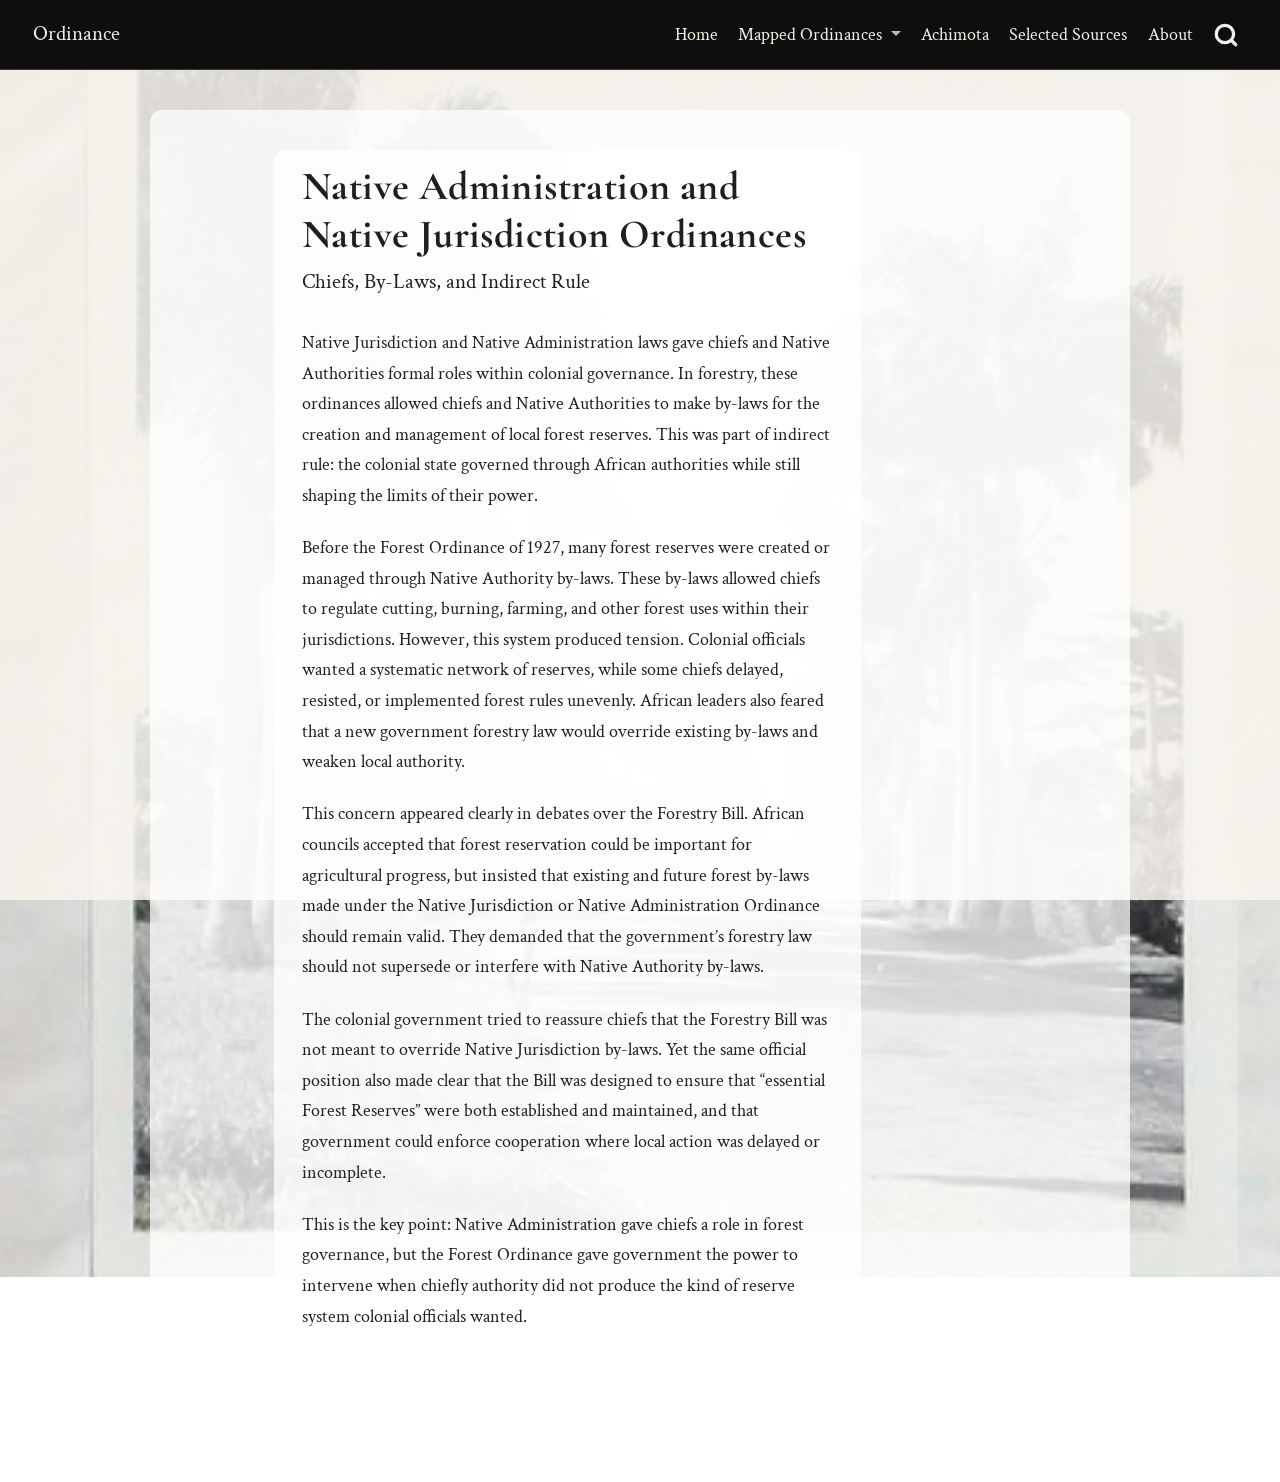
<file: native-administration-jurisdiction.html>
<!DOCTYPE html>
<html xmlns="http://www.w3.org/1999/xhtml" lang="en" xml:lang="en"><head>

<meta charset="utf-8">
<meta name="generator" content="quarto-1.9.37">

<meta name="viewport" content="width=device-width, initial-scale=1.0, user-scalable=yes">


<title>Native Administration and Native Jurisdiction Ordinances – Ordinance</title>
<style>
/* Default styles provided by pandoc.
** See https://pandoc.org/MANUAL.html#variables-for-html for config info.
*/
code{white-space: pre-wrap;}
span.smallcaps{font-variant: small-caps;}
div.columns{display: flex; gap: min(4vw, 1.5em);}
div.column{flex: auto; overflow-x: auto;}
div.hanging-indent{margin-left: 1.5em; text-indent: -1.5em;}
ul.task-list{list-style: none;}
ul.task-list li input[type="checkbox"] {
  width: 0.8em;
  margin: 0 0.8em 0.2em -1em; /* quarto-specific, see https://github.com/quarto-dev/quarto-cli/issues/4556 */ 
  vertical-align: middle;
}
</style>


<script src="site_libs/quarto-nav/quarto-nav.js"></script>
<script src="site_libs/quarto-nav/headroom.min.js"></script>
<script src="site_libs/clipboard/clipboard.min.js"></script>
<script src="site_libs/quarto-search/autocomplete.umd.js"></script>
<script src="site_libs/quarto-search/fuse.min.js"></script>
<script src="site_libs/quarto-search/quarto-search.js"></script>
<meta name="quarto:offset" content="./">
<script src="site_libs/quarto-html/quarto.js" type="module"></script>
<script src="site_libs/quarto-html/tabsets/tabsets.js" type="module"></script>
<script src="site_libs/quarto-html/popper.min.js"></script>
<script src="site_libs/quarto-html/tippy.umd.min.js"></script>
<script src="site_libs/quarto-html/anchor.min.js"></script>
<link href="site_libs/quarto-html/tippy.css" rel="stylesheet">
<link href="site_libs/quarto-html/quarto-syntax-highlighting-7f8f88aac4f3542376d5c11b86a4c14d.css" rel="stylesheet" id="quarto-text-highlighting-styles">
<script src="site_libs/bootstrap/bootstrap.min.js"></script>
<link href="site_libs/bootstrap/bootstrap-icons.css" rel="stylesheet">
<link href="site_libs/bootstrap/bootstrap-244ce1b9ec229af56bb6f90d24b3371d.min.css" rel="stylesheet" append-hash="true" id="quarto-bootstrap" data-mode="light">
<script id="quarto-search-options" type="application/json">{
  "location": "navbar",
  "copy-button": false,
  "collapse-after": 3,
  "panel-placement": "end",
  "type": "overlay",
  "limit": 50,
  "keyboard-shortcut": [
    "f",
    "/",
    "s"
  ],
  "show-item-context": false,
  "language": {
    "search-no-results-text": "No results",
    "search-matching-documents-text": "matching documents",
    "search-copy-link-title": "Copy link to search",
    "search-hide-matches-text": "Hide additional matches",
    "search-more-match-text": "more match in this document",
    "search-more-matches-text": "more matches in this document",
    "search-clear-button-title": "Clear",
    "search-text-placeholder": "",
    "search-detached-cancel-button-title": "Cancel",
    "search-submit-button-title": "Submit",
    "search-label": "Search"
  }
}</script>


<link rel="stylesheet" href="styles.css">
</head>

<body class="nav-fixed quarto-light">

<div id="quarto-search-results"></div>
  <header id="quarto-header" class="headroom fixed-top">
    <nav class="navbar navbar-expand-lg " data-bs-theme="dark">
      <div class="navbar-container container-fluid">
      <div class="navbar-brand-container mx-auto">
    <a class="navbar-brand" href="./index.html">
    <span class="navbar-title">Ordinance</span>
    </a>
  </div>
            <div id="quarto-search" class="" title="Search"></div>
          <button class="navbar-toggler" type="button" data-bs-toggle="collapse" data-bs-target="#navbarCollapse" aria-controls="navbarCollapse" role="menu" aria-expanded="false" aria-label="Toggle navigation" onclick="if (window.quartoToggleHeadroom) { window.quartoToggleHeadroom(); }">
  <span class="navbar-toggler-icon"></span>
</button>
          <div class="collapse navbar-collapse" id="navbarCollapse">
            <ul class="navbar-nav navbar-nav-scroll ms-auto">
  <li class="nav-item">
    <a class="nav-link" href="./index.html"> 
<span class="menu-text">Home</span></a>
  </li>  
  <li class="nav-item dropdown ">
    <a class="nav-link dropdown-toggle" href="#" id="nav-menu-mapped-ordinances" role="link" data-bs-toggle="dropdown" aria-expanded="false">
 <span class="menu-text">Mapped Ordinances</span>
    </a>
    <ul class="dropdown-menu dropdown-menu-end" aria-labelledby="nav-menu-mapped-ordinances">    
        <li>
    <a class="dropdown-item" href="./overview.html">
 <span class="dropdown-text">Overview</span></a>
  </li>  
        <li>
    <a class="dropdown-item" href="./public-lands-1876.html">
 <span class="dropdown-text">Public Lands Ordinance, 1876</span></a>
  </li>  
        <li>
    <a class="dropdown-item" href="./crown-lands-1894.html">
 <span class="dropdown-text">Crown Lands Bill, 1894</span></a>
  </li>  
        <li>
    <a class="dropdown-item" href="./crown-lands-1897.html">
 <span class="dropdown-text">Crown Lands Bill, 1897</span></a>
  </li>  
        <li>
    <a class="dropdown-item" href="./concessions-1900.html">
 <span class="dropdown-text">Concessions Ordinance, 1900</span></a>
  </li>  
        <li>
    <a class="dropdown-item" href="./forest-bill-1910.html">
 <span class="dropdown-text">Forest Bill, 1910</span></a>
  </li>  
        <li>
    <a class="dropdown-item" href="./forest-ordinance-1927.html">
 <span class="dropdown-text">Forest Ordinance, 1927</span></a>
  </li>  
        <li>
    <a class="dropdown-item" href="./native-administration-jurisdiction.html">
 <span class="dropdown-text">Native Administration Ordinances</span></a>
  </li>  
        <li>
    <a class="dropdown-item" href="./supreme-court.html">
 <span class="dropdown-text">Supreme Court Ordinance</span></a>
  </li>  
    </ul>
  </li>
  <li class="nav-item">
    <a class="nav-link" href="./achimota-legal-sequence.html"> 
<span class="menu-text">Achimota</span></a>
  </li>  
  <li class="nav-item">
    <a class="nav-link" href="./sources.html"> 
<span class="menu-text">Selected Sources</span></a>
  </li>  
  <li class="nav-item">
    <a class="nav-link" href="./about.html"> 
<span class="menu-text">About</span></a>
  </li>  
</ul>
          </div> <!-- /navcollapse -->
            <div class="quarto-navbar-tools">
</div>
      </div> <!-- /container-fluid -->
    </nav>
</header>
<!-- content -->
<div id="quarto-content" class="quarto-container page-columns page-rows-contents page-layout-article page-navbar">
<!-- sidebar -->
<!-- margin-sidebar -->
    <div id="quarto-margin-sidebar" class="sidebar margin-sidebar zindex-bottom">
        
    </div>
<!-- main -->
<main class="content" id="quarto-document-content">

<header id="title-block-header" class="quarto-title-block default">
<div class="quarto-title">
<h1 class="title">Native Administration and Native Jurisdiction Ordinances</h1>
<p class="subtitle lead">Chiefs, By-Laws, and Indirect Rule</p>
</div>



<div class="quarto-title-meta">

    
  
    
  </div>
  


</header>


<p>Native Jurisdiction and Native Administration laws gave chiefs and Native Authorities formal roles within colonial governance. In forestry, these ordinances allowed chiefs and Native Authorities to make by-laws for the creation and management of local forest reserves. This was part of indirect rule: the colonial state governed through African authorities while still shaping the limits of their power.</p>
<p>Before the Forest Ordinance of 1927, many forest reserves were created or managed through Native Authority by-laws. These by-laws allowed chiefs to regulate cutting, burning, farming, and other forest uses within their jurisdictions. However, this system produced tension. Colonial officials wanted a systematic network of reserves, while some chiefs delayed, resisted, or implemented forest rules unevenly. African leaders also feared that a new government forestry law would override existing by-laws and weaken local authority.</p>
<p>This concern appeared clearly in debates over the Forestry Bill. African councils accepted that forest reservation could be important for agricultural progress, but insisted that existing and future forest by-laws made under the Native Jurisdiction or Native Administration Ordinance should remain valid. They demanded that the government’s forestry law should not supersede or interfere with Native Authority by-laws.</p>
<p>The colonial government tried to reassure chiefs that the Forestry Bill was not meant to override Native Jurisdiction by-laws. Yet the same official position also made clear that the Bill was designed to ensure that “essential Forest Reserves” were both established and maintained, and that government could enforce cooperation where local action was delayed or incomplete.</p>
<p>This is the key point: Native Administration gave chiefs a role in forest governance, but the Forest Ordinance gave government the power to intervene when chiefly authority did not produce the kind of reserve system colonial officials wanted.</p>



</main> <!-- /main -->
<script id="quarto-html-after-body" type="application/javascript">
  window.document.addEventListener("DOMContentLoaded", function (event) {
    const icon = "";
    const anchorJS = new window.AnchorJS();
    anchorJS.options = {
      placement: 'right',
      icon: icon
    };
    anchorJS.add('.anchored');
    const isCodeAnnotation = (el) => {
      for (const clz of el.classList) {
        if (clz.startsWith('code-annotation-')) {                     
          return true;
        }
      }
      return false;
    }
    const onCopySuccess = function(e) {
      // button target
      const button = e.trigger;
      // don't keep focus
      button.blur();
      // flash "checked"
      button.classList.add('code-copy-button-checked');
      var currentTitle = button.getAttribute("title");
      button.setAttribute("title", "Copied!");
      let tooltip;
      if (window.bootstrap) {
        button.setAttribute("data-bs-toggle", "tooltip");
        button.setAttribute("data-bs-placement", "left");
        button.setAttribute("data-bs-title", "Copied!");
        tooltip = new bootstrap.Tooltip(button, 
          { trigger: "manual", 
            customClass: "code-copy-button-tooltip",
            offset: [0, -8]});
        tooltip.show();    
      }
      setTimeout(function() {
        if (tooltip) {
          tooltip.hide();
          button.removeAttribute("data-bs-title");
          button.removeAttribute("data-bs-toggle");
          button.removeAttribute("data-bs-placement");
        }
        button.setAttribute("title", currentTitle);
        button.classList.remove('code-copy-button-checked');
      }, 1000);
      // clear code selection
      e.clearSelection();
    }
    const getTextToCopy = function(trigger) {
      const outerScaffold = trigger.parentElement.cloneNode(true);
      const codeEl = outerScaffold.querySelector('code');
      for (const childEl of codeEl.children) {
        if (isCodeAnnotation(childEl)) {
          childEl.remove();
        }
      }
      return codeEl.innerText;
    }
    const clipboard = new window.ClipboardJS('.code-copy-button:not([data-in-quarto-modal])', {
      text: getTextToCopy
    });
    clipboard.on('success', onCopySuccess);
    if (window.document.getElementById('quarto-embedded-source-code-modal')) {
      const clipboardModal = new window.ClipboardJS('.code-copy-button[data-in-quarto-modal]', {
        text: getTextToCopy,
        container: window.document.getElementById('quarto-embedded-source-code-modal')
      });
      clipboardModal.on('success', onCopySuccess);
    }
      var localhostRegex = new RegExp(/^(?:http|https):\/\/localhost\:?[0-9]*\//);
      var mailtoRegex = new RegExp(/^mailto:/);
        var filterRegex = new RegExp("https:\/\/homiahben\.github\.io\/ordinance\/");
      var isInternal = (href) => {
          return filterRegex.test(href) || localhostRegex.test(href) || mailtoRegex.test(href);
      }
      // Inspect non-navigation links and adorn them if external
     var links = window.document.querySelectorAll('a[href]:not(.nav-link):not(.navbar-brand):not(.toc-action):not(.sidebar-link):not(.sidebar-item-toggle):not(.pagination-link):not(.no-external):not([aria-hidden]):not(.dropdown-item):not(.quarto-navigation-tool):not(.about-link)');
      for (var i=0; i<links.length; i++) {
        const link = links[i];
        if (!isInternal(link.href)) {
          // undo the damage that might have been done by quarto-nav.js in the case of
          // links that we want to consider external
          if (link.dataset.originalHref !== undefined) {
            link.href = link.dataset.originalHref;
          }
        }
      }
    function tippyHover(el, contentFn, onTriggerFn, onUntriggerFn) {
      const config = {
        allowHTML: true,
        maxWidth: 500,
        delay: 100,
        arrow: false,
        appendTo: function(el) {
            return el.parentElement;
        },
        interactive: true,
        interactiveBorder: 10,
        theme: 'quarto',
        placement: 'bottom-start',
      };
      if (contentFn) {
        config.content = contentFn;
      }
      if (onTriggerFn) {
        config.onTrigger = onTriggerFn;
      }
      if (onUntriggerFn) {
        config.onUntrigger = onUntriggerFn;
      }
      window.tippy(el, config); 
    }
    const noterefs = window.document.querySelectorAll('a[role="doc-noteref"]');
    for (var i=0; i<noterefs.length; i++) {
      const ref = noterefs[i];
      tippyHover(ref, function() {
        // use id or data attribute instead here
        let href = ref.getAttribute('data-footnote-href') || ref.getAttribute('href');
        try { href = new URL(href).hash; } catch {}
        const id = href.replace(/^#\/?/, "");
        const note = window.document.getElementById(id);
        if (note) {
          return note.innerHTML;
        } else {
          return "";
        }
      });
    }
    const xrefs = window.document.querySelectorAll('a.quarto-xref');
    const processXRef = (id, note) => {
      // Strip column container classes
      const stripColumnClz = (el) => {
        el.classList.remove("page-full", "page-columns");
        if (el.children) {
          for (const child of el.children) {
            stripColumnClz(child);
          }
        }
      }
      stripColumnClz(note)
      if (id === null || id.startsWith('sec-')) {
        // Special case sections, only their first couple elements
        const container = document.createElement("div");
        if (note.children && note.children.length > 2) {
          container.appendChild(note.children[0].cloneNode(true));
          for (let i = 1; i < note.children.length; i++) {
            const child = note.children[i];
            if (child.tagName === "P" && child.innerText === "") {
              continue;
            } else {
              container.appendChild(child.cloneNode(true));
              break;
            }
          }
          if (window.Quarto?.typesetMath) {
            window.Quarto.typesetMath(container);
          }
          return container.innerHTML
        } else {
          if (window.Quarto?.typesetMath) {
            window.Quarto.typesetMath(note);
          }
          return note.innerHTML;
        }
      } else {
        // Remove any anchor links if they are present
        const anchorLink = note.querySelector('a.anchorjs-link');
        if (anchorLink) {
          anchorLink.remove();
        }
        if (window.Quarto?.typesetMath) {
          window.Quarto.typesetMath(note);
        }
        if (note.classList.contains("callout")) {
          return note.outerHTML;
        } else {
          return note.innerHTML;
        }
      }
    }
    for (var i=0; i<xrefs.length; i++) {
      const xref = xrefs[i];
      tippyHover(xref, undefined, function(instance) {
        instance.disable();
        let url = xref.getAttribute('href');
        let hash = undefined; 
        if (url.startsWith('#')) {
          hash = url;
        } else {
          try { hash = new URL(url).hash; } catch {}
        }
        if (hash) {
          const id = hash.replace(/^#\/?/, "");
          const note = window.document.getElementById(id);
          if (note !== null) {
            try {
              const html = processXRef(id, note.cloneNode(true));
              instance.setContent(html);
            } finally {
              instance.enable();
              instance.show();
            }
          } else {
            // See if we can fetch this
            fetch(url.split('#')[0])
            .then(res => res.text())
            .then(html => {
              const parser = new DOMParser();
              const htmlDoc = parser.parseFromString(html, "text/html");
              const note = htmlDoc.getElementById(id);
              if (note !== null) {
                const html = processXRef(id, note);
                instance.setContent(html);
              } 
            }).finally(() => {
              instance.enable();
              instance.show();
            });
          }
        } else {
          // See if we can fetch a full url (with no hash to target)
          // This is a special case and we should probably do some content thinning / targeting
          fetch(url)
          .then(res => res.text())
          .then(html => {
            const parser = new DOMParser();
            const htmlDoc = parser.parseFromString(html, "text/html");
            const note = htmlDoc.querySelector('main.content');
            if (note !== null) {
              // This should only happen for chapter cross references
              // (since there is no id in the URL)
              // remove the first header
              if (note.children.length > 0 && note.children[0].tagName === "HEADER") {
                note.children[0].remove();
              }
              const html = processXRef(null, note);
              instance.setContent(html);
            } 
          }).finally(() => {
            instance.enable();
            instance.show();
          });
        }
      }, function(instance) {
      });
    }
        let selectedAnnoteEl;
        const selectorForAnnotation = ( cell, annotation) => {
          let cellAttr = 'data-code-cell="' + cell + '"';
          let lineAttr = 'data-code-annotation="' +  annotation + '"';
          const selector = 'span[' + cellAttr + '][' + lineAttr + ']';
          return selector;
        }
        const selectCodeLines = (annoteEl) => {
          const doc = window.document;
          const targetCell = annoteEl.getAttribute("data-target-cell");
          const targetAnnotation = annoteEl.getAttribute("data-target-annotation");
          const annoteSpan = window.document.querySelector(selectorForAnnotation(targetCell, targetAnnotation));
          const lines = annoteSpan.getAttribute("data-code-lines").split(",");
          const lineIds = lines.map((line) => {
            return targetCell + "-" + line;
          })
          let top = null;
          let height = null;
          let parent = null;
          if (lineIds.length > 0) {
              //compute the position of the single el (top and bottom and make a div)
              const el = window.document.getElementById(lineIds[0]);
              top = el.offsetTop;
              height = el.offsetHeight;
              parent = el.parentElement.parentElement;
            if (lineIds.length > 1) {
              const lastEl = window.document.getElementById(lineIds[lineIds.length - 1]);
              const bottom = lastEl.offsetTop + lastEl.offsetHeight;
              height = bottom - top;
            }
            if (top !== null && height !== null && parent !== null) {
              // cook up a div (if necessary) and position it 
              let div = window.document.getElementById("code-annotation-line-highlight");
              if (div === null) {
                div = window.document.createElement("div");
                div.setAttribute("id", "code-annotation-line-highlight");
                div.style.position = 'absolute';
                parent.appendChild(div);
              }
              div.style.top = top - 2 + "px";
              div.style.height = height + 4 + "px";
              div.style.left = 0;
              let gutterDiv = window.document.getElementById("code-annotation-line-highlight-gutter");
              if (gutterDiv === null) {
                gutterDiv = window.document.createElement("div");
                gutterDiv.setAttribute("id", "code-annotation-line-highlight-gutter");
                gutterDiv.style.position = 'absolute';
                const codeCell = window.document.getElementById(targetCell);
                const gutter = codeCell.querySelector('.code-annotation-gutter');
                gutter.appendChild(gutterDiv);
              }
              gutterDiv.style.top = top - 2 + "px";
              gutterDiv.style.height = height + 4 + "px";
            }
            selectedAnnoteEl = annoteEl;
          }
        };
        const unselectCodeLines = () => {
          const elementsIds = ["code-annotation-line-highlight", "code-annotation-line-highlight-gutter"];
          elementsIds.forEach((elId) => {
            const div = window.document.getElementById(elId);
            if (div) {
              div.remove();
            }
          });
          selectedAnnoteEl = undefined;
        };
          // Handle positioning of the toggle
      window.addEventListener(
        "resize",
        throttle(() => {
          elRect = undefined;
          if (selectedAnnoteEl) {
            selectCodeLines(selectedAnnoteEl);
          }
        }, 10)
      );
      function throttle(fn, ms) {
      let throttle = false;
      let timer;
        return (...args) => {
          if(!throttle) { // first call gets through
              fn.apply(this, args);
              throttle = true;
          } else { // all the others get throttled
              if(timer) clearTimeout(timer); // cancel #2
              timer = setTimeout(() => {
                fn.apply(this, args);
                timer = throttle = false;
              }, ms);
          }
        };
      }
        // Attach click handler to the DT
        const annoteDls = window.document.querySelectorAll('dt[data-target-cell]');
        for (const annoteDlNode of annoteDls) {
          annoteDlNode.addEventListener('click', (event) => {
            const clickedEl = event.target;
            if (clickedEl !== selectedAnnoteEl) {
              unselectCodeLines();
              const activeEl = window.document.querySelector('dt[data-target-cell].code-annotation-active');
              if (activeEl) {
                activeEl.classList.remove('code-annotation-active');
              }
              selectCodeLines(clickedEl);
              clickedEl.classList.add('code-annotation-active');
            } else {
              // Unselect the line
              unselectCodeLines();
              clickedEl.classList.remove('code-annotation-active');
            }
          });
        }
    const findCites = (el) => {
      const parentEl = el.parentElement;
      if (parentEl) {
        const cites = parentEl.dataset.cites;
        if (cites) {
          return {
            el,
            cites: cites.split(' ')
          };
        } else {
          return findCites(el.parentElement)
        }
      } else {
        return undefined;
      }
    };
    var bibliorefs = window.document.querySelectorAll('a[role="doc-biblioref"]');
    for (var i=0; i<bibliorefs.length; i++) {
      const ref = bibliorefs[i];
      const citeInfo = findCites(ref);
      if (citeInfo) {
        tippyHover(citeInfo.el, function() {
          var popup = window.document.createElement('div');
          citeInfo.cites.forEach(function(cite) {
            var citeDiv = window.document.createElement('div');
            citeDiv.classList.add('hanging-indent');
            citeDiv.classList.add('csl-entry');
            var biblioDiv = window.document.getElementById('ref-' + cite);
            if (biblioDiv) {
              citeDiv.innerHTML = biblioDiv.innerHTML;
            }
            popup.appendChild(citeDiv);
          });
          return popup.innerHTML;
        });
      }
    }
  });
  </script>
</div> <!-- /content -->




</body></html>
</file>
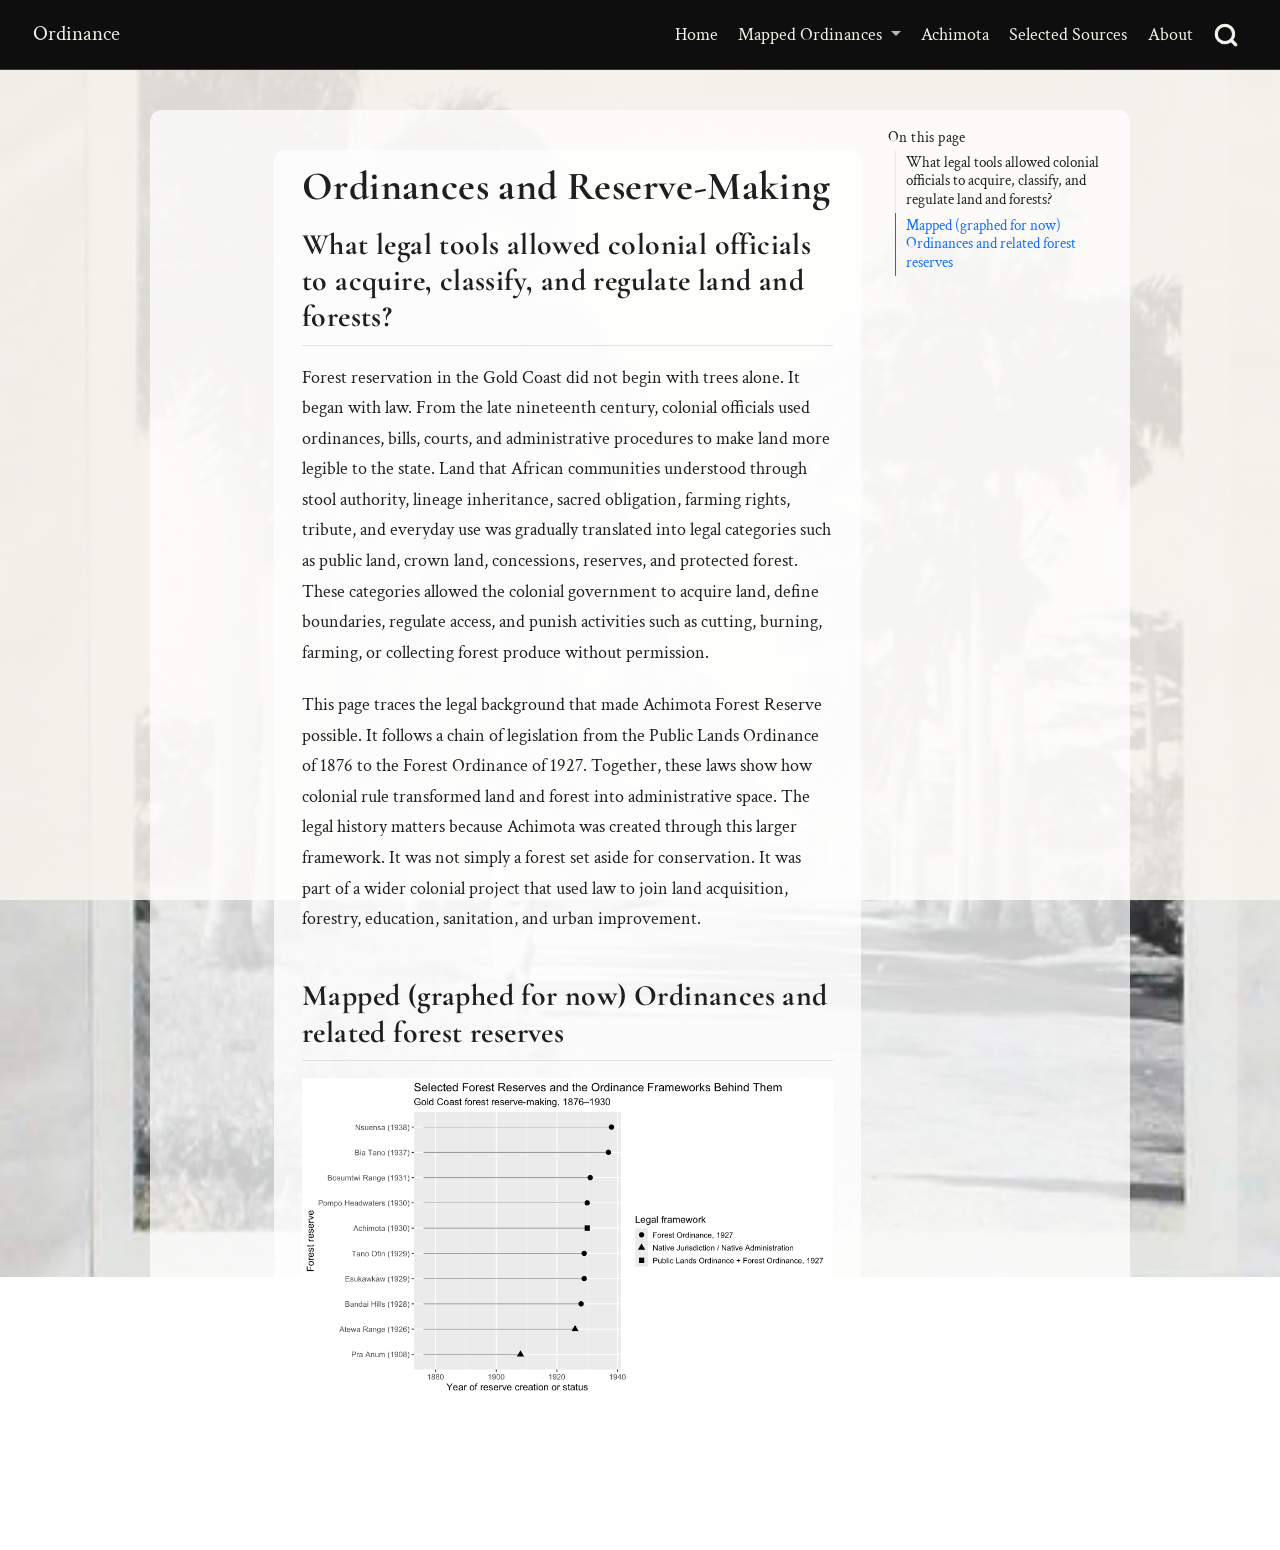
<file: overview.html>
<!DOCTYPE html>
<html xmlns="http://www.w3.org/1999/xhtml" lang="en" xml:lang="en"><head>

<meta charset="utf-8">
<meta name="generator" content="quarto-1.9.37">

<meta name="viewport" content="width=device-width, initial-scale=1.0, user-scalable=yes">


<title>Ordinances and Reserve-Making – Ordinance</title>
<style>
/* Default styles provided by pandoc.
** See https://pandoc.org/MANUAL.html#variables-for-html for config info.
*/
code{white-space: pre-wrap;}
span.smallcaps{font-variant: small-caps;}
div.columns{display: flex; gap: min(4vw, 1.5em);}
div.column{flex: auto; overflow-x: auto;}
div.hanging-indent{margin-left: 1.5em; text-indent: -1.5em;}
ul.task-list{list-style: none;}
ul.task-list li input[type="checkbox"] {
  width: 0.8em;
  margin: 0 0.8em 0.2em -1em; /* quarto-specific, see https://github.com/quarto-dev/quarto-cli/issues/4556 */ 
  vertical-align: middle;
}
</style>


<script src="site_libs/quarto-nav/quarto-nav.js"></script>
<script src="site_libs/quarto-nav/headroom.min.js"></script>
<script src="site_libs/clipboard/clipboard.min.js"></script>
<script src="site_libs/quarto-search/autocomplete.umd.js"></script>
<script src="site_libs/quarto-search/fuse.min.js"></script>
<script src="site_libs/quarto-search/quarto-search.js"></script>
<meta name="quarto:offset" content="./">
<script src="site_libs/quarto-html/quarto.js" type="module"></script>
<script src="site_libs/quarto-html/tabsets/tabsets.js" type="module"></script>
<script src="site_libs/quarto-html/popper.min.js"></script>
<script src="site_libs/quarto-html/tippy.umd.min.js"></script>
<script src="site_libs/quarto-html/anchor.min.js"></script>
<link href="site_libs/quarto-html/tippy.css" rel="stylesheet">
<link href="site_libs/quarto-html/quarto-syntax-highlighting-7f8f88aac4f3542376d5c11b86a4c14d.css" rel="stylesheet" id="quarto-text-highlighting-styles">
<script src="site_libs/bootstrap/bootstrap.min.js"></script>
<link href="site_libs/bootstrap/bootstrap-icons.css" rel="stylesheet">
<link href="site_libs/bootstrap/bootstrap-244ce1b9ec229af56bb6f90d24b3371d.min.css" rel="stylesheet" append-hash="true" id="quarto-bootstrap" data-mode="light">
<script id="quarto-search-options" type="application/json">{
  "location": "navbar",
  "copy-button": false,
  "collapse-after": 3,
  "panel-placement": "end",
  "type": "overlay",
  "limit": 50,
  "keyboard-shortcut": [
    "f",
    "/",
    "s"
  ],
  "show-item-context": false,
  "language": {
    "search-no-results-text": "No results",
    "search-matching-documents-text": "matching documents",
    "search-copy-link-title": "Copy link to search",
    "search-hide-matches-text": "Hide additional matches",
    "search-more-match-text": "more match in this document",
    "search-more-matches-text": "more matches in this document",
    "search-clear-button-title": "Clear",
    "search-text-placeholder": "",
    "search-detached-cancel-button-title": "Cancel",
    "search-submit-button-title": "Submit",
    "search-label": "Search"
  }
}</script>


<link rel="stylesheet" href="styles.css">
</head>

<body class="nav-fixed quarto-light">

<div id="quarto-search-results"></div>
  <header id="quarto-header" class="headroom fixed-top">
    <nav class="navbar navbar-expand-lg " data-bs-theme="dark">
      <div class="navbar-container container-fluid">
      <div class="navbar-brand-container mx-auto">
    <a class="navbar-brand" href="./index.html">
    <span class="navbar-title">Ordinance</span>
    </a>
  </div>
            <div id="quarto-search" class="" title="Search"></div>
          <button class="navbar-toggler" type="button" data-bs-toggle="collapse" data-bs-target="#navbarCollapse" aria-controls="navbarCollapse" role="menu" aria-expanded="false" aria-label="Toggle navigation" onclick="if (window.quartoToggleHeadroom) { window.quartoToggleHeadroom(); }">
  <span class="navbar-toggler-icon"></span>
</button>
          <div class="collapse navbar-collapse" id="navbarCollapse">
            <ul class="navbar-nav navbar-nav-scroll ms-auto">
  <li class="nav-item">
    <a class="nav-link" href="./index.html"> 
<span class="menu-text">Home</span></a>
  </li>  
  <li class="nav-item dropdown ">
    <a class="nav-link dropdown-toggle" href="#" id="nav-menu-mapped-ordinances" role="link" data-bs-toggle="dropdown" aria-expanded="false">
 <span class="menu-text">Mapped Ordinances</span>
    </a>
    <ul class="dropdown-menu dropdown-menu-end" aria-labelledby="nav-menu-mapped-ordinances">    
        <li>
    <a class="dropdown-item" href="./overview.html">
 <span class="dropdown-text">Overview</span></a>
  </li>  
        <li>
    <a class="dropdown-item" href="./public-lands-1876.html">
 <span class="dropdown-text">Public Lands Ordinance, 1876</span></a>
  </li>  
        <li>
    <a class="dropdown-item" href="./crown-lands-1894.html">
 <span class="dropdown-text">Crown Lands Bill, 1894</span></a>
  </li>  
        <li>
    <a class="dropdown-item" href="./crown-lands-1897.html">
 <span class="dropdown-text">Crown Lands Bill, 1897</span></a>
  </li>  
        <li>
    <a class="dropdown-item" href="./concessions-1900.html">
 <span class="dropdown-text">Concessions Ordinance, 1900</span></a>
  </li>  
        <li>
    <a class="dropdown-item" href="./forest-bill-1910.html">
 <span class="dropdown-text">Forest Bill, 1910</span></a>
  </li>  
        <li>
    <a class="dropdown-item" href="./forest-ordinance-1927.html">
 <span class="dropdown-text">Forest Ordinance, 1927</span></a>
  </li>  
        <li>
    <a class="dropdown-item" href="./native-administration-jurisdiction.html">
 <span class="dropdown-text">Native Administration Ordinances</span></a>
  </li>  
        <li>
    <a class="dropdown-item" href="./supreme-court.html">
 <span class="dropdown-text">Supreme Court Ordinance</span></a>
  </li>  
    </ul>
  </li>
  <li class="nav-item">
    <a class="nav-link" href="./achimota-legal-sequence.html"> 
<span class="menu-text">Achimota</span></a>
  </li>  
  <li class="nav-item">
    <a class="nav-link" href="./sources.html"> 
<span class="menu-text">Selected Sources</span></a>
  </li>  
  <li class="nav-item">
    <a class="nav-link" href="./about.html"> 
<span class="menu-text">About</span></a>
  </li>  
</ul>
          </div> <!-- /navcollapse -->
            <div class="quarto-navbar-tools">
</div>
      </div> <!-- /container-fluid -->
    </nav>
</header>
<!-- content -->
<div id="quarto-content" class="quarto-container page-columns page-rows-contents page-layout-article page-navbar">
<!-- sidebar -->
<!-- margin-sidebar -->
    <div id="quarto-margin-sidebar" class="sidebar margin-sidebar">
        <nav id="TOC" role="doc-toc" class="toc-active">
    <h2 id="toc-title">On this page</h2>
   
  <ul>
  <li><a href="#what-legal-tools-allowed-colonial-officials-to-acquire-classify-and-regulate-land-and-forests" id="toc-what-legal-tools-allowed-colonial-officials-to-acquire-classify-and-regulate-land-and-forests" class="nav-link active" data-scroll-target="#what-legal-tools-allowed-colonial-officials-to-acquire-classify-and-regulate-land-and-forests">What legal tools allowed colonial officials to acquire, classify, and regulate land and forests?</a></li>
  <li><a href="#mapped-graphed-for-now-ordinances-and-related-forest-reserves" id="toc-mapped-graphed-for-now-ordinances-and-related-forest-reserves" class="nav-link" data-scroll-target="#mapped-graphed-for-now-ordinances-and-related-forest-reserves">Mapped (graphed for now) Ordinances and related forest reserves</a></li>
  </ul>
</nav>
    </div>
<!-- main -->
<main class="content" id="quarto-document-content">

<header id="title-block-header" class="quarto-title-block default">
<div class="quarto-title">
<h1 class="title">Ordinances and Reserve-Making</h1>
</div>



<div class="quarto-title-meta">

    
  
    
  </div>
  


</header>


<section id="what-legal-tools-allowed-colonial-officials-to-acquire-classify-and-regulate-land-and-forests" class="level2">
<h2 class="anchored" data-anchor-id="what-legal-tools-allowed-colonial-officials-to-acquire-classify-and-regulate-land-and-forests">What legal tools allowed colonial officials to acquire, classify, and regulate land and forests?</h2>
<p>Forest reservation in the Gold Coast did not begin with trees alone. It began with law. From the late nineteenth century, colonial officials used ordinances, bills, courts, and administrative procedures to make land more legible to the state. Land that African communities understood through stool authority, lineage inheritance, sacred obligation, farming rights, tribute, and everyday use was gradually translated into legal categories such as public land, crown land, concessions, reserves, and protected forest. These categories allowed the colonial government to acquire land, define boundaries, regulate access, and punish activities such as cutting, burning, farming, or collecting forest produce without permission.</p>
<p>This page traces the legal background that made Achimota Forest Reserve possible. It follows a chain of legislation from the Public Lands Ordinance of 1876 to the Forest Ordinance of 1927. Together, these laws show how colonial rule transformed land and forest into administrative space. The legal history matters because Achimota was created through this larger framework. It was not simply a forest set aside for conservation. It was part of a wider colonial project that used law to join land acquisition, forestry, education, sanitation, and urban improvement.</p>
</section>
<section id="mapped-graphed-for-now-ordinances-and-related-forest-reserves" class="level2">
<h2 class="anchored" data-anchor-id="mapped-graphed-for-now-ordinances-and-related-forest-reserves">Mapped (graphed for now) Ordinances and related forest reserves</h2>
<div class="cell">
<div class="cell-output-display">
<div>
<figure class="figure">
<p><img src="overview_files/figure-html/ordinance-reserve-graph-1.png" class="img-fluid figure-img" width="960"></p>
</figure>
</div>
</div>
</div>


</section>

</main> <!-- /main -->
<script id="quarto-html-after-body" type="application/javascript">
  window.document.addEventListener("DOMContentLoaded", function (event) {
    const icon = "";
    const anchorJS = new window.AnchorJS();
    anchorJS.options = {
      placement: 'right',
      icon: icon
    };
    anchorJS.add('.anchored');
    const isCodeAnnotation = (el) => {
      for (const clz of el.classList) {
        if (clz.startsWith('code-annotation-')) {                     
          return true;
        }
      }
      return false;
    }
    const onCopySuccess = function(e) {
      // button target
      const button = e.trigger;
      // don't keep focus
      button.blur();
      // flash "checked"
      button.classList.add('code-copy-button-checked');
      var currentTitle = button.getAttribute("title");
      button.setAttribute("title", "Copied!");
      let tooltip;
      if (window.bootstrap) {
        button.setAttribute("data-bs-toggle", "tooltip");
        button.setAttribute("data-bs-placement", "left");
        button.setAttribute("data-bs-title", "Copied!");
        tooltip = new bootstrap.Tooltip(button, 
          { trigger: "manual", 
            customClass: "code-copy-button-tooltip",
            offset: [0, -8]});
        tooltip.show();    
      }
      setTimeout(function() {
        if (tooltip) {
          tooltip.hide();
          button.removeAttribute("data-bs-title");
          button.removeAttribute("data-bs-toggle");
          button.removeAttribute("data-bs-placement");
        }
        button.setAttribute("title", currentTitle);
        button.classList.remove('code-copy-button-checked');
      }, 1000);
      // clear code selection
      e.clearSelection();
    }
    const getTextToCopy = function(trigger) {
      const outerScaffold = trigger.parentElement.cloneNode(true);
      const codeEl = outerScaffold.querySelector('code');
      for (const childEl of codeEl.children) {
        if (isCodeAnnotation(childEl)) {
          childEl.remove();
        }
      }
      return codeEl.innerText;
    }
    const clipboard = new window.ClipboardJS('.code-copy-button:not([data-in-quarto-modal])', {
      text: getTextToCopy
    });
    clipboard.on('success', onCopySuccess);
    if (window.document.getElementById('quarto-embedded-source-code-modal')) {
      const clipboardModal = new window.ClipboardJS('.code-copy-button[data-in-quarto-modal]', {
        text: getTextToCopy,
        container: window.document.getElementById('quarto-embedded-source-code-modal')
      });
      clipboardModal.on('success', onCopySuccess);
    }
      var localhostRegex = new RegExp(/^(?:http|https):\/\/localhost\:?[0-9]*\//);
      var mailtoRegex = new RegExp(/^mailto:/);
        var filterRegex = new RegExp("https:\/\/homiahben\.github\.io\/ordinance\/");
      var isInternal = (href) => {
          return filterRegex.test(href) || localhostRegex.test(href) || mailtoRegex.test(href);
      }
      // Inspect non-navigation links and adorn them if external
     var links = window.document.querySelectorAll('a[href]:not(.nav-link):not(.navbar-brand):not(.toc-action):not(.sidebar-link):not(.sidebar-item-toggle):not(.pagination-link):not(.no-external):not([aria-hidden]):not(.dropdown-item):not(.quarto-navigation-tool):not(.about-link)');
      for (var i=0; i<links.length; i++) {
        const link = links[i];
        if (!isInternal(link.href)) {
          // undo the damage that might have been done by quarto-nav.js in the case of
          // links that we want to consider external
          if (link.dataset.originalHref !== undefined) {
            link.href = link.dataset.originalHref;
          }
        }
      }
    function tippyHover(el, contentFn, onTriggerFn, onUntriggerFn) {
      const config = {
        allowHTML: true,
        maxWidth: 500,
        delay: 100,
        arrow: false,
        appendTo: function(el) {
            return el.parentElement;
        },
        interactive: true,
        interactiveBorder: 10,
        theme: 'quarto',
        placement: 'bottom-start',
      };
      if (contentFn) {
        config.content = contentFn;
      }
      if (onTriggerFn) {
        config.onTrigger = onTriggerFn;
      }
      if (onUntriggerFn) {
        config.onUntrigger = onUntriggerFn;
      }
      window.tippy(el, config); 
    }
    const noterefs = window.document.querySelectorAll('a[role="doc-noteref"]');
    for (var i=0; i<noterefs.length; i++) {
      const ref = noterefs[i];
      tippyHover(ref, function() {
        // use id or data attribute instead here
        let href = ref.getAttribute('data-footnote-href') || ref.getAttribute('href');
        try { href = new URL(href).hash; } catch {}
        const id = href.replace(/^#\/?/, "");
        const note = window.document.getElementById(id);
        if (note) {
          return note.innerHTML;
        } else {
          return "";
        }
      });
    }
    const xrefs = window.document.querySelectorAll('a.quarto-xref');
    const processXRef = (id, note) => {
      // Strip column container classes
      const stripColumnClz = (el) => {
        el.classList.remove("page-full", "page-columns");
        if (el.children) {
          for (const child of el.children) {
            stripColumnClz(child);
          }
        }
      }
      stripColumnClz(note)
      if (id === null || id.startsWith('sec-')) {
        // Special case sections, only their first couple elements
        const container = document.createElement("div");
        if (note.children && note.children.length > 2) {
          container.appendChild(note.children[0].cloneNode(true));
          for (let i = 1; i < note.children.length; i++) {
            const child = note.children[i];
            if (child.tagName === "P" && child.innerText === "") {
              continue;
            } else {
              container.appendChild(child.cloneNode(true));
              break;
            }
          }
          if (window.Quarto?.typesetMath) {
            window.Quarto.typesetMath(container);
          }
          return container.innerHTML
        } else {
          if (window.Quarto?.typesetMath) {
            window.Quarto.typesetMath(note);
          }
          return note.innerHTML;
        }
      } else {
        // Remove any anchor links if they are present
        const anchorLink = note.querySelector('a.anchorjs-link');
        if (anchorLink) {
          anchorLink.remove();
        }
        if (window.Quarto?.typesetMath) {
          window.Quarto.typesetMath(note);
        }
        if (note.classList.contains("callout")) {
          return note.outerHTML;
        } else {
          return note.innerHTML;
        }
      }
    }
    for (var i=0; i<xrefs.length; i++) {
      const xref = xrefs[i];
      tippyHover(xref, undefined, function(instance) {
        instance.disable();
        let url = xref.getAttribute('href');
        let hash = undefined; 
        if (url.startsWith('#')) {
          hash = url;
        } else {
          try { hash = new URL(url).hash; } catch {}
        }
        if (hash) {
          const id = hash.replace(/^#\/?/, "");
          const note = window.document.getElementById(id);
          if (note !== null) {
            try {
              const html = processXRef(id, note.cloneNode(true));
              instance.setContent(html);
            } finally {
              instance.enable();
              instance.show();
            }
          } else {
            // See if we can fetch this
            fetch(url.split('#')[0])
            .then(res => res.text())
            .then(html => {
              const parser = new DOMParser();
              const htmlDoc = parser.parseFromString(html, "text/html");
              const note = htmlDoc.getElementById(id);
              if (note !== null) {
                const html = processXRef(id, note);
                instance.setContent(html);
              } 
            }).finally(() => {
              instance.enable();
              instance.show();
            });
          }
        } else {
          // See if we can fetch a full url (with no hash to target)
          // This is a special case and we should probably do some content thinning / targeting
          fetch(url)
          .then(res => res.text())
          .then(html => {
            const parser = new DOMParser();
            const htmlDoc = parser.parseFromString(html, "text/html");
            const note = htmlDoc.querySelector('main.content');
            if (note !== null) {
              // This should only happen for chapter cross references
              // (since there is no id in the URL)
              // remove the first header
              if (note.children.length > 0 && note.children[0].tagName === "HEADER") {
                note.children[0].remove();
              }
              const html = processXRef(null, note);
              instance.setContent(html);
            } 
          }).finally(() => {
            instance.enable();
            instance.show();
          });
        }
      }, function(instance) {
      });
    }
        let selectedAnnoteEl;
        const selectorForAnnotation = ( cell, annotation) => {
          let cellAttr = 'data-code-cell="' + cell + '"';
          let lineAttr = 'data-code-annotation="' +  annotation + '"';
          const selector = 'span[' + cellAttr + '][' + lineAttr + ']';
          return selector;
        }
        const selectCodeLines = (annoteEl) => {
          const doc = window.document;
          const targetCell = annoteEl.getAttribute("data-target-cell");
          const targetAnnotation = annoteEl.getAttribute("data-target-annotation");
          const annoteSpan = window.document.querySelector(selectorForAnnotation(targetCell, targetAnnotation));
          const lines = annoteSpan.getAttribute("data-code-lines").split(",");
          const lineIds = lines.map((line) => {
            return targetCell + "-" + line;
          })
          let top = null;
          let height = null;
          let parent = null;
          if (lineIds.length > 0) {
              //compute the position of the single el (top and bottom and make a div)
              const el = window.document.getElementById(lineIds[0]);
              top = el.offsetTop;
              height = el.offsetHeight;
              parent = el.parentElement.parentElement;
            if (lineIds.length > 1) {
              const lastEl = window.document.getElementById(lineIds[lineIds.length - 1]);
              const bottom = lastEl.offsetTop + lastEl.offsetHeight;
              height = bottom - top;
            }
            if (top !== null && height !== null && parent !== null) {
              // cook up a div (if necessary) and position it 
              let div = window.document.getElementById("code-annotation-line-highlight");
              if (div === null) {
                div = window.document.createElement("div");
                div.setAttribute("id", "code-annotation-line-highlight");
                div.style.position = 'absolute';
                parent.appendChild(div);
              }
              div.style.top = top - 2 + "px";
              div.style.height = height + 4 + "px";
              div.style.left = 0;
              let gutterDiv = window.document.getElementById("code-annotation-line-highlight-gutter");
              if (gutterDiv === null) {
                gutterDiv = window.document.createElement("div");
                gutterDiv.setAttribute("id", "code-annotation-line-highlight-gutter");
                gutterDiv.style.position = 'absolute';
                const codeCell = window.document.getElementById(targetCell);
                const gutter = codeCell.querySelector('.code-annotation-gutter');
                gutter.appendChild(gutterDiv);
              }
              gutterDiv.style.top = top - 2 + "px";
              gutterDiv.style.height = height + 4 + "px";
            }
            selectedAnnoteEl = annoteEl;
          }
        };
        const unselectCodeLines = () => {
          const elementsIds = ["code-annotation-line-highlight", "code-annotation-line-highlight-gutter"];
          elementsIds.forEach((elId) => {
            const div = window.document.getElementById(elId);
            if (div) {
              div.remove();
            }
          });
          selectedAnnoteEl = undefined;
        };
          // Handle positioning of the toggle
      window.addEventListener(
        "resize",
        throttle(() => {
          elRect = undefined;
          if (selectedAnnoteEl) {
            selectCodeLines(selectedAnnoteEl);
          }
        }, 10)
      );
      function throttle(fn, ms) {
      let throttle = false;
      let timer;
        return (...args) => {
          if(!throttle) { // first call gets through
              fn.apply(this, args);
              throttle = true;
          } else { // all the others get throttled
              if(timer) clearTimeout(timer); // cancel #2
              timer = setTimeout(() => {
                fn.apply(this, args);
                timer = throttle = false;
              }, ms);
          }
        };
      }
        // Attach click handler to the DT
        const annoteDls = window.document.querySelectorAll('dt[data-target-cell]');
        for (const annoteDlNode of annoteDls) {
          annoteDlNode.addEventListener('click', (event) => {
            const clickedEl = event.target;
            if (clickedEl !== selectedAnnoteEl) {
              unselectCodeLines();
              const activeEl = window.document.querySelector('dt[data-target-cell].code-annotation-active');
              if (activeEl) {
                activeEl.classList.remove('code-annotation-active');
              }
              selectCodeLines(clickedEl);
              clickedEl.classList.add('code-annotation-active');
            } else {
              // Unselect the line
              unselectCodeLines();
              clickedEl.classList.remove('code-annotation-active');
            }
          });
        }
    const findCites = (el) => {
      const parentEl = el.parentElement;
      if (parentEl) {
        const cites = parentEl.dataset.cites;
        if (cites) {
          return {
            el,
            cites: cites.split(' ')
          };
        } else {
          return findCites(el.parentElement)
        }
      } else {
        return undefined;
      }
    };
    var bibliorefs = window.document.querySelectorAll('a[role="doc-biblioref"]');
    for (var i=0; i<bibliorefs.length; i++) {
      const ref = bibliorefs[i];
      const citeInfo = findCites(ref);
      if (citeInfo) {
        tippyHover(citeInfo.el, function() {
          var popup = window.document.createElement('div');
          citeInfo.cites.forEach(function(cite) {
            var citeDiv = window.document.createElement('div');
            citeDiv.classList.add('hanging-indent');
            citeDiv.classList.add('csl-entry');
            var biblioDiv = window.document.getElementById('ref-' + cite);
            if (biblioDiv) {
              citeDiv.innerHTML = biblioDiv.innerHTML;
            }
            popup.appendChild(citeDiv);
          });
          return popup.innerHTML;
        });
      }
    }
  });
  </script>
</div> <!-- /content -->




</body></html>
</file>
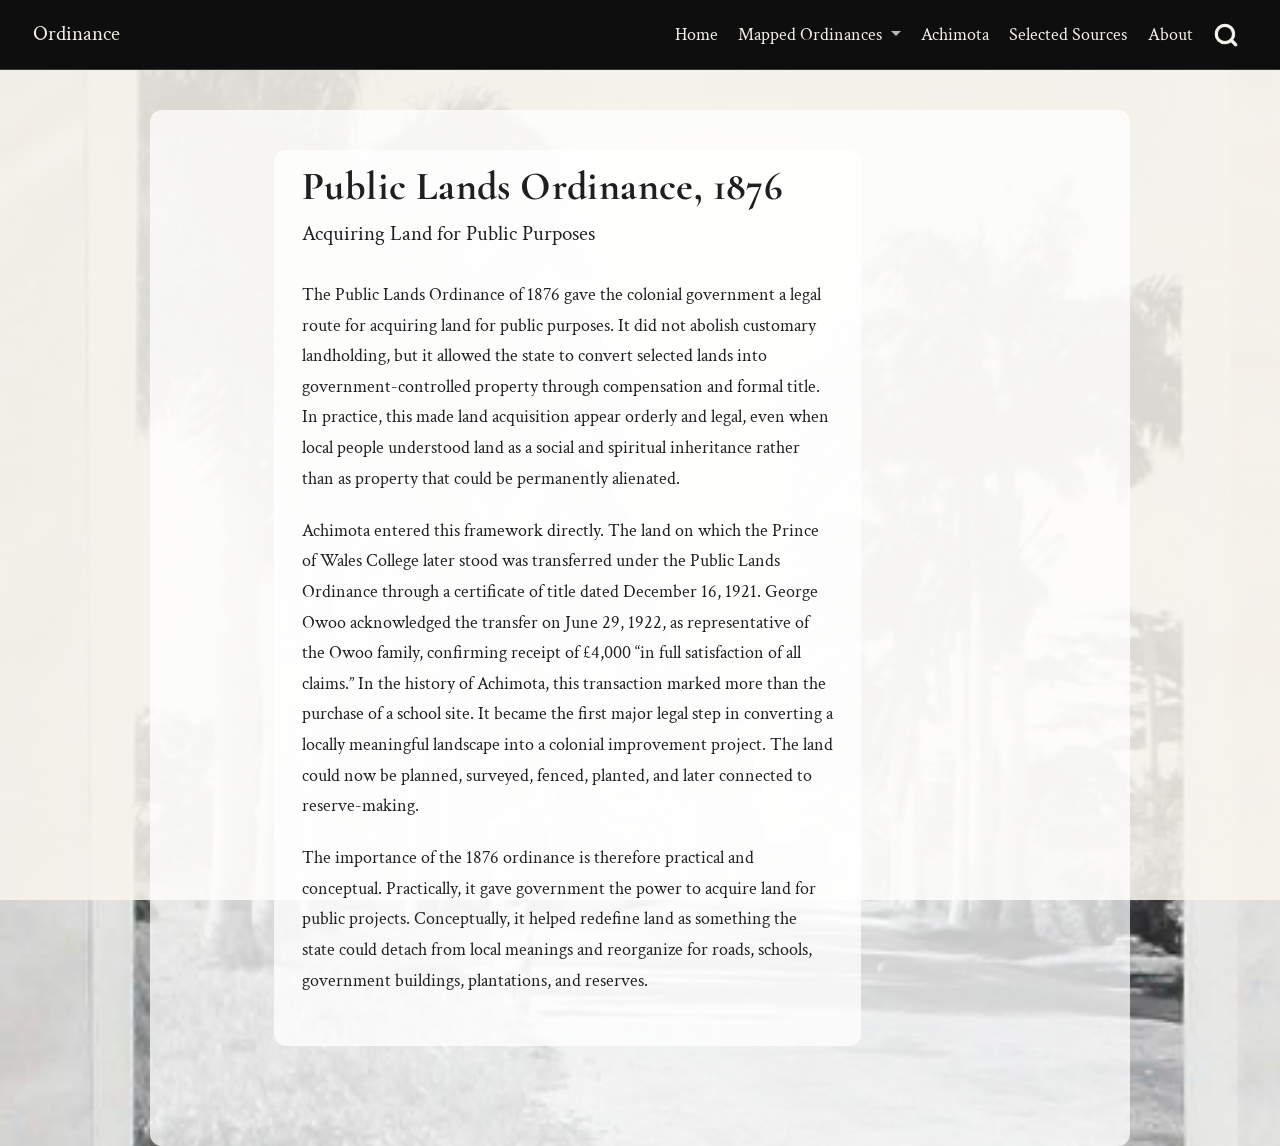
<file: public-lands-1876.html>
<!DOCTYPE html>
<html xmlns="http://www.w3.org/1999/xhtml" lang="en" xml:lang="en"><head>

<meta charset="utf-8">
<meta name="generator" content="quarto-1.9.37">

<meta name="viewport" content="width=device-width, initial-scale=1.0, user-scalable=yes">


<title>Public Lands Ordinance, 1876 – Ordinance</title>
<style>
/* Default styles provided by pandoc.
** See https://pandoc.org/MANUAL.html#variables-for-html for config info.
*/
code{white-space: pre-wrap;}
span.smallcaps{font-variant: small-caps;}
div.columns{display: flex; gap: min(4vw, 1.5em);}
div.column{flex: auto; overflow-x: auto;}
div.hanging-indent{margin-left: 1.5em; text-indent: -1.5em;}
ul.task-list{list-style: none;}
ul.task-list li input[type="checkbox"] {
  width: 0.8em;
  margin: 0 0.8em 0.2em -1em; /* quarto-specific, see https://github.com/quarto-dev/quarto-cli/issues/4556 */ 
  vertical-align: middle;
}
</style>


<script src="site_libs/quarto-nav/quarto-nav.js"></script>
<script src="site_libs/quarto-nav/headroom.min.js"></script>
<script src="site_libs/clipboard/clipboard.min.js"></script>
<script src="site_libs/quarto-search/autocomplete.umd.js"></script>
<script src="site_libs/quarto-search/fuse.min.js"></script>
<script src="site_libs/quarto-search/quarto-search.js"></script>
<meta name="quarto:offset" content="./">
<script src="site_libs/quarto-html/quarto.js" type="module"></script>
<script src="site_libs/quarto-html/tabsets/tabsets.js" type="module"></script>
<script src="site_libs/quarto-html/popper.min.js"></script>
<script src="site_libs/quarto-html/tippy.umd.min.js"></script>
<script src="site_libs/quarto-html/anchor.min.js"></script>
<link href="site_libs/quarto-html/tippy.css" rel="stylesheet">
<link href="site_libs/quarto-html/quarto-syntax-highlighting-7f8f88aac4f3542376d5c11b86a4c14d.css" rel="stylesheet" id="quarto-text-highlighting-styles">
<script src="site_libs/bootstrap/bootstrap.min.js"></script>
<link href="site_libs/bootstrap/bootstrap-icons.css" rel="stylesheet">
<link href="site_libs/bootstrap/bootstrap-244ce1b9ec229af56bb6f90d24b3371d.min.css" rel="stylesheet" append-hash="true" id="quarto-bootstrap" data-mode="light">
<script id="quarto-search-options" type="application/json">{
  "location": "navbar",
  "copy-button": false,
  "collapse-after": 3,
  "panel-placement": "end",
  "type": "overlay",
  "limit": 50,
  "keyboard-shortcut": [
    "f",
    "/",
    "s"
  ],
  "show-item-context": false,
  "language": {
    "search-no-results-text": "No results",
    "search-matching-documents-text": "matching documents",
    "search-copy-link-title": "Copy link to search",
    "search-hide-matches-text": "Hide additional matches",
    "search-more-match-text": "more match in this document",
    "search-more-matches-text": "more matches in this document",
    "search-clear-button-title": "Clear",
    "search-text-placeholder": "",
    "search-detached-cancel-button-title": "Cancel",
    "search-submit-button-title": "Submit",
    "search-label": "Search"
  }
}</script>


<link rel="stylesheet" href="styles.css">
</head>

<body class="nav-fixed quarto-light">

<div id="quarto-search-results"></div>
  <header id="quarto-header" class="headroom fixed-top">
    <nav class="navbar navbar-expand-lg " data-bs-theme="dark">
      <div class="navbar-container container-fluid">
      <div class="navbar-brand-container mx-auto">
    <a class="navbar-brand" href="./index.html">
    <span class="navbar-title">Ordinance</span>
    </a>
  </div>
            <div id="quarto-search" class="" title="Search"></div>
          <button class="navbar-toggler" type="button" data-bs-toggle="collapse" data-bs-target="#navbarCollapse" aria-controls="navbarCollapse" role="menu" aria-expanded="false" aria-label="Toggle navigation" onclick="if (window.quartoToggleHeadroom) { window.quartoToggleHeadroom(); }">
  <span class="navbar-toggler-icon"></span>
</button>
          <div class="collapse navbar-collapse" id="navbarCollapse">
            <ul class="navbar-nav navbar-nav-scroll ms-auto">
  <li class="nav-item">
    <a class="nav-link" href="./index.html"> 
<span class="menu-text">Home</span></a>
  </li>  
  <li class="nav-item dropdown ">
    <a class="nav-link dropdown-toggle" href="#" id="nav-menu-mapped-ordinances" role="link" data-bs-toggle="dropdown" aria-expanded="false">
 <span class="menu-text">Mapped Ordinances</span>
    </a>
    <ul class="dropdown-menu dropdown-menu-end" aria-labelledby="nav-menu-mapped-ordinances">    
        <li>
    <a class="dropdown-item" href="./overview.html">
 <span class="dropdown-text">Overview</span></a>
  </li>  
        <li>
    <a class="dropdown-item" href="./public-lands-1876.html">
 <span class="dropdown-text">Public Lands Ordinance, 1876</span></a>
  </li>  
        <li>
    <a class="dropdown-item" href="./crown-lands-1894.html">
 <span class="dropdown-text">Crown Lands Bill, 1894</span></a>
  </li>  
        <li>
    <a class="dropdown-item" href="./crown-lands-1897.html">
 <span class="dropdown-text">Crown Lands Bill, 1897</span></a>
  </li>  
        <li>
    <a class="dropdown-item" href="./concessions-1900.html">
 <span class="dropdown-text">Concessions Ordinance, 1900</span></a>
  </li>  
        <li>
    <a class="dropdown-item" href="./forest-bill-1910.html">
 <span class="dropdown-text">Forest Bill, 1910</span></a>
  </li>  
        <li>
    <a class="dropdown-item" href="./forest-ordinance-1927.html">
 <span class="dropdown-text">Forest Ordinance, 1927</span></a>
  </li>  
        <li>
    <a class="dropdown-item" href="./native-administration-jurisdiction.html">
 <span class="dropdown-text">Native Administration Ordinances</span></a>
  </li>  
        <li>
    <a class="dropdown-item" href="./supreme-court.html">
 <span class="dropdown-text">Supreme Court Ordinance</span></a>
  </li>  
    </ul>
  </li>
  <li class="nav-item">
    <a class="nav-link" href="./achimota-legal-sequence.html"> 
<span class="menu-text">Achimota</span></a>
  </li>  
  <li class="nav-item">
    <a class="nav-link" href="./sources.html"> 
<span class="menu-text">Selected Sources</span></a>
  </li>  
  <li class="nav-item">
    <a class="nav-link" href="./about.html"> 
<span class="menu-text">About</span></a>
  </li>  
</ul>
          </div> <!-- /navcollapse -->
            <div class="quarto-navbar-tools">
</div>
      </div> <!-- /container-fluid -->
    </nav>
</header>
<!-- content -->
<div id="quarto-content" class="quarto-container page-columns page-rows-contents page-layout-article page-navbar">
<!-- sidebar -->
<!-- margin-sidebar -->
    <div id="quarto-margin-sidebar" class="sidebar margin-sidebar zindex-bottom">
        
    </div>
<!-- main -->
<main class="content" id="quarto-document-content">

<header id="title-block-header" class="quarto-title-block default">
<div class="quarto-title">
<h1 class="title">Public Lands Ordinance, 1876</h1>
<p class="subtitle lead">Acquiring Land for Public Purposes</p>
</div>



<div class="quarto-title-meta">

    
  
    
  </div>
  


</header>


<p>The Public Lands Ordinance of 1876 gave the colonial government a legal route for acquiring land for public purposes. It did not abolish customary landholding, but it allowed the state to convert selected lands into government-controlled property through compensation and formal title. In practice, this made land acquisition appear orderly and legal, even when local people understood land as a social and spiritual inheritance rather than as property that could be permanently alienated.</p>
<p>Achimota entered this framework directly. The land on which the Prince of Wales College later stood was transferred under the Public Lands Ordinance through a certificate of title dated December 16, 1921. George Owoo acknowledged the transfer on June 29, 1922, as representative of the Owoo family, confirming receipt of £4,000 “in full satisfaction of all claims.” In the history of Achimota, this transaction marked more than the purchase of a school site. It became the first major legal step in converting a locally meaningful landscape into a colonial improvement project. The land could now be planned, surveyed, fenced, planted, and later connected to reserve-making.</p>
<p>The importance of the 1876 ordinance is therefore practical and conceptual. Practically, it gave government the power to acquire land for public projects. Conceptually, it helped redefine land as something the state could detach from local meanings and reorganize for roads, schools, government buildings, plantations, and reserves.</p>



</main> <!-- /main -->
<script id="quarto-html-after-body" type="application/javascript">
  window.document.addEventListener("DOMContentLoaded", function (event) {
    const icon = "";
    const anchorJS = new window.AnchorJS();
    anchorJS.options = {
      placement: 'right',
      icon: icon
    };
    anchorJS.add('.anchored');
    const isCodeAnnotation = (el) => {
      for (const clz of el.classList) {
        if (clz.startsWith('code-annotation-')) {                     
          return true;
        }
      }
      return false;
    }
    const onCopySuccess = function(e) {
      // button target
      const button = e.trigger;
      // don't keep focus
      button.blur();
      // flash "checked"
      button.classList.add('code-copy-button-checked');
      var currentTitle = button.getAttribute("title");
      button.setAttribute("title", "Copied!");
      let tooltip;
      if (window.bootstrap) {
        button.setAttribute("data-bs-toggle", "tooltip");
        button.setAttribute("data-bs-placement", "left");
        button.setAttribute("data-bs-title", "Copied!");
        tooltip = new bootstrap.Tooltip(button, 
          { trigger: "manual", 
            customClass: "code-copy-button-tooltip",
            offset: [0, -8]});
        tooltip.show();    
      }
      setTimeout(function() {
        if (tooltip) {
          tooltip.hide();
          button.removeAttribute("data-bs-title");
          button.removeAttribute("data-bs-toggle");
          button.removeAttribute("data-bs-placement");
        }
        button.setAttribute("title", currentTitle);
        button.classList.remove('code-copy-button-checked');
      }, 1000);
      // clear code selection
      e.clearSelection();
    }
    const getTextToCopy = function(trigger) {
      const outerScaffold = trigger.parentElement.cloneNode(true);
      const codeEl = outerScaffold.querySelector('code');
      for (const childEl of codeEl.children) {
        if (isCodeAnnotation(childEl)) {
          childEl.remove();
        }
      }
      return codeEl.innerText;
    }
    const clipboard = new window.ClipboardJS('.code-copy-button:not([data-in-quarto-modal])', {
      text: getTextToCopy
    });
    clipboard.on('success', onCopySuccess);
    if (window.document.getElementById('quarto-embedded-source-code-modal')) {
      const clipboardModal = new window.ClipboardJS('.code-copy-button[data-in-quarto-modal]', {
        text: getTextToCopy,
        container: window.document.getElementById('quarto-embedded-source-code-modal')
      });
      clipboardModal.on('success', onCopySuccess);
    }
      var localhostRegex = new RegExp(/^(?:http|https):\/\/localhost\:?[0-9]*\//);
      var mailtoRegex = new RegExp(/^mailto:/);
        var filterRegex = new RegExp("https:\/\/homiahben\.github\.io\/ordinance\/");
      var isInternal = (href) => {
          return filterRegex.test(href) || localhostRegex.test(href) || mailtoRegex.test(href);
      }
      // Inspect non-navigation links and adorn them if external
     var links = window.document.querySelectorAll('a[href]:not(.nav-link):not(.navbar-brand):not(.toc-action):not(.sidebar-link):not(.sidebar-item-toggle):not(.pagination-link):not(.no-external):not([aria-hidden]):not(.dropdown-item):not(.quarto-navigation-tool):not(.about-link)');
      for (var i=0; i<links.length; i++) {
        const link = links[i];
        if (!isInternal(link.href)) {
          // undo the damage that might have been done by quarto-nav.js in the case of
          // links that we want to consider external
          if (link.dataset.originalHref !== undefined) {
            link.href = link.dataset.originalHref;
          }
        }
      }
    function tippyHover(el, contentFn, onTriggerFn, onUntriggerFn) {
      const config = {
        allowHTML: true,
        maxWidth: 500,
        delay: 100,
        arrow: false,
        appendTo: function(el) {
            return el.parentElement;
        },
        interactive: true,
        interactiveBorder: 10,
        theme: 'quarto',
        placement: 'bottom-start',
      };
      if (contentFn) {
        config.content = contentFn;
      }
      if (onTriggerFn) {
        config.onTrigger = onTriggerFn;
      }
      if (onUntriggerFn) {
        config.onUntrigger = onUntriggerFn;
      }
      window.tippy(el, config); 
    }
    const noterefs = window.document.querySelectorAll('a[role="doc-noteref"]');
    for (var i=0; i<noterefs.length; i++) {
      const ref = noterefs[i];
      tippyHover(ref, function() {
        // use id or data attribute instead here
        let href = ref.getAttribute('data-footnote-href') || ref.getAttribute('href');
        try { href = new URL(href).hash; } catch {}
        const id = href.replace(/^#\/?/, "");
        const note = window.document.getElementById(id);
        if (note) {
          return note.innerHTML;
        } else {
          return "";
        }
      });
    }
    const xrefs = window.document.querySelectorAll('a.quarto-xref');
    const processXRef = (id, note) => {
      // Strip column container classes
      const stripColumnClz = (el) => {
        el.classList.remove("page-full", "page-columns");
        if (el.children) {
          for (const child of el.children) {
            stripColumnClz(child);
          }
        }
      }
      stripColumnClz(note)
      if (id === null || id.startsWith('sec-')) {
        // Special case sections, only their first couple elements
        const container = document.createElement("div");
        if (note.children && note.children.length > 2) {
          container.appendChild(note.children[0].cloneNode(true));
          for (let i = 1; i < note.children.length; i++) {
            const child = note.children[i];
            if (child.tagName === "P" && child.innerText === "") {
              continue;
            } else {
              container.appendChild(child.cloneNode(true));
              break;
            }
          }
          if (window.Quarto?.typesetMath) {
            window.Quarto.typesetMath(container);
          }
          return container.innerHTML
        } else {
          if (window.Quarto?.typesetMath) {
            window.Quarto.typesetMath(note);
          }
          return note.innerHTML;
        }
      } else {
        // Remove any anchor links if they are present
        const anchorLink = note.querySelector('a.anchorjs-link');
        if (anchorLink) {
          anchorLink.remove();
        }
        if (window.Quarto?.typesetMath) {
          window.Quarto.typesetMath(note);
        }
        if (note.classList.contains("callout")) {
          return note.outerHTML;
        } else {
          return note.innerHTML;
        }
      }
    }
    for (var i=0; i<xrefs.length; i++) {
      const xref = xrefs[i];
      tippyHover(xref, undefined, function(instance) {
        instance.disable();
        let url = xref.getAttribute('href');
        let hash = undefined; 
        if (url.startsWith('#')) {
          hash = url;
        } else {
          try { hash = new URL(url).hash; } catch {}
        }
        if (hash) {
          const id = hash.replace(/^#\/?/, "");
          const note = window.document.getElementById(id);
          if (note !== null) {
            try {
              const html = processXRef(id, note.cloneNode(true));
              instance.setContent(html);
            } finally {
              instance.enable();
              instance.show();
            }
          } else {
            // See if we can fetch this
            fetch(url.split('#')[0])
            .then(res => res.text())
            .then(html => {
              const parser = new DOMParser();
              const htmlDoc = parser.parseFromString(html, "text/html");
              const note = htmlDoc.getElementById(id);
              if (note !== null) {
                const html = processXRef(id, note);
                instance.setContent(html);
              } 
            }).finally(() => {
              instance.enable();
              instance.show();
            });
          }
        } else {
          // See if we can fetch a full url (with no hash to target)
          // This is a special case and we should probably do some content thinning / targeting
          fetch(url)
          .then(res => res.text())
          .then(html => {
            const parser = new DOMParser();
            const htmlDoc = parser.parseFromString(html, "text/html");
            const note = htmlDoc.querySelector('main.content');
            if (note !== null) {
              // This should only happen for chapter cross references
              // (since there is no id in the URL)
              // remove the first header
              if (note.children.length > 0 && note.children[0].tagName === "HEADER") {
                note.children[0].remove();
              }
              const html = processXRef(null, note);
              instance.setContent(html);
            } 
          }).finally(() => {
            instance.enable();
            instance.show();
          });
        }
      }, function(instance) {
      });
    }
        let selectedAnnoteEl;
        const selectorForAnnotation = ( cell, annotation) => {
          let cellAttr = 'data-code-cell="' + cell + '"';
          let lineAttr = 'data-code-annotation="' +  annotation + '"';
          const selector = 'span[' + cellAttr + '][' + lineAttr + ']';
          return selector;
        }
        const selectCodeLines = (annoteEl) => {
          const doc = window.document;
          const targetCell = annoteEl.getAttribute("data-target-cell");
          const targetAnnotation = annoteEl.getAttribute("data-target-annotation");
          const annoteSpan = window.document.querySelector(selectorForAnnotation(targetCell, targetAnnotation));
          const lines = annoteSpan.getAttribute("data-code-lines").split(",");
          const lineIds = lines.map((line) => {
            return targetCell + "-" + line;
          })
          let top = null;
          let height = null;
          let parent = null;
          if (lineIds.length > 0) {
              //compute the position of the single el (top and bottom and make a div)
              const el = window.document.getElementById(lineIds[0]);
              top = el.offsetTop;
              height = el.offsetHeight;
              parent = el.parentElement.parentElement;
            if (lineIds.length > 1) {
              const lastEl = window.document.getElementById(lineIds[lineIds.length - 1]);
              const bottom = lastEl.offsetTop + lastEl.offsetHeight;
              height = bottom - top;
            }
            if (top !== null && height !== null && parent !== null) {
              // cook up a div (if necessary) and position it 
              let div = window.document.getElementById("code-annotation-line-highlight");
              if (div === null) {
                div = window.document.createElement("div");
                div.setAttribute("id", "code-annotation-line-highlight");
                div.style.position = 'absolute';
                parent.appendChild(div);
              }
              div.style.top = top - 2 + "px";
              div.style.height = height + 4 + "px";
              div.style.left = 0;
              let gutterDiv = window.document.getElementById("code-annotation-line-highlight-gutter");
              if (gutterDiv === null) {
                gutterDiv = window.document.createElement("div");
                gutterDiv.setAttribute("id", "code-annotation-line-highlight-gutter");
                gutterDiv.style.position = 'absolute';
                const codeCell = window.document.getElementById(targetCell);
                const gutter = codeCell.querySelector('.code-annotation-gutter');
                gutter.appendChild(gutterDiv);
              }
              gutterDiv.style.top = top - 2 + "px";
              gutterDiv.style.height = height + 4 + "px";
            }
            selectedAnnoteEl = annoteEl;
          }
        };
        const unselectCodeLines = () => {
          const elementsIds = ["code-annotation-line-highlight", "code-annotation-line-highlight-gutter"];
          elementsIds.forEach((elId) => {
            const div = window.document.getElementById(elId);
            if (div) {
              div.remove();
            }
          });
          selectedAnnoteEl = undefined;
        };
          // Handle positioning of the toggle
      window.addEventListener(
        "resize",
        throttle(() => {
          elRect = undefined;
          if (selectedAnnoteEl) {
            selectCodeLines(selectedAnnoteEl);
          }
        }, 10)
      );
      function throttle(fn, ms) {
      let throttle = false;
      let timer;
        return (...args) => {
          if(!throttle) { // first call gets through
              fn.apply(this, args);
              throttle = true;
          } else { // all the others get throttled
              if(timer) clearTimeout(timer); // cancel #2
              timer = setTimeout(() => {
                fn.apply(this, args);
                timer = throttle = false;
              }, ms);
          }
        };
      }
        // Attach click handler to the DT
        const annoteDls = window.document.querySelectorAll('dt[data-target-cell]');
        for (const annoteDlNode of annoteDls) {
          annoteDlNode.addEventListener('click', (event) => {
            const clickedEl = event.target;
            if (clickedEl !== selectedAnnoteEl) {
              unselectCodeLines();
              const activeEl = window.document.querySelector('dt[data-target-cell].code-annotation-active');
              if (activeEl) {
                activeEl.classList.remove('code-annotation-active');
              }
              selectCodeLines(clickedEl);
              clickedEl.classList.add('code-annotation-active');
            } else {
              // Unselect the line
              unselectCodeLines();
              clickedEl.classList.remove('code-annotation-active');
            }
          });
        }
    const findCites = (el) => {
      const parentEl = el.parentElement;
      if (parentEl) {
        const cites = parentEl.dataset.cites;
        if (cites) {
          return {
            el,
            cites: cites.split(' ')
          };
        } else {
          return findCites(el.parentElement)
        }
      } else {
        return undefined;
      }
    };
    var bibliorefs = window.document.querySelectorAll('a[role="doc-biblioref"]');
    for (var i=0; i<bibliorefs.length; i++) {
      const ref = bibliorefs[i];
      const citeInfo = findCites(ref);
      if (citeInfo) {
        tippyHover(citeInfo.el, function() {
          var popup = window.document.createElement('div');
          citeInfo.cites.forEach(function(cite) {
            var citeDiv = window.document.createElement('div');
            citeDiv.classList.add('hanging-indent');
            citeDiv.classList.add('csl-entry');
            var biblioDiv = window.document.getElementById('ref-' + cite);
            if (biblioDiv) {
              citeDiv.innerHTML = biblioDiv.innerHTML;
            }
            popup.appendChild(citeDiv);
          });
          return popup.innerHTML;
        });
      }
    }
  });
  </script>
</div> <!-- /content -->




</body></html>
</file>
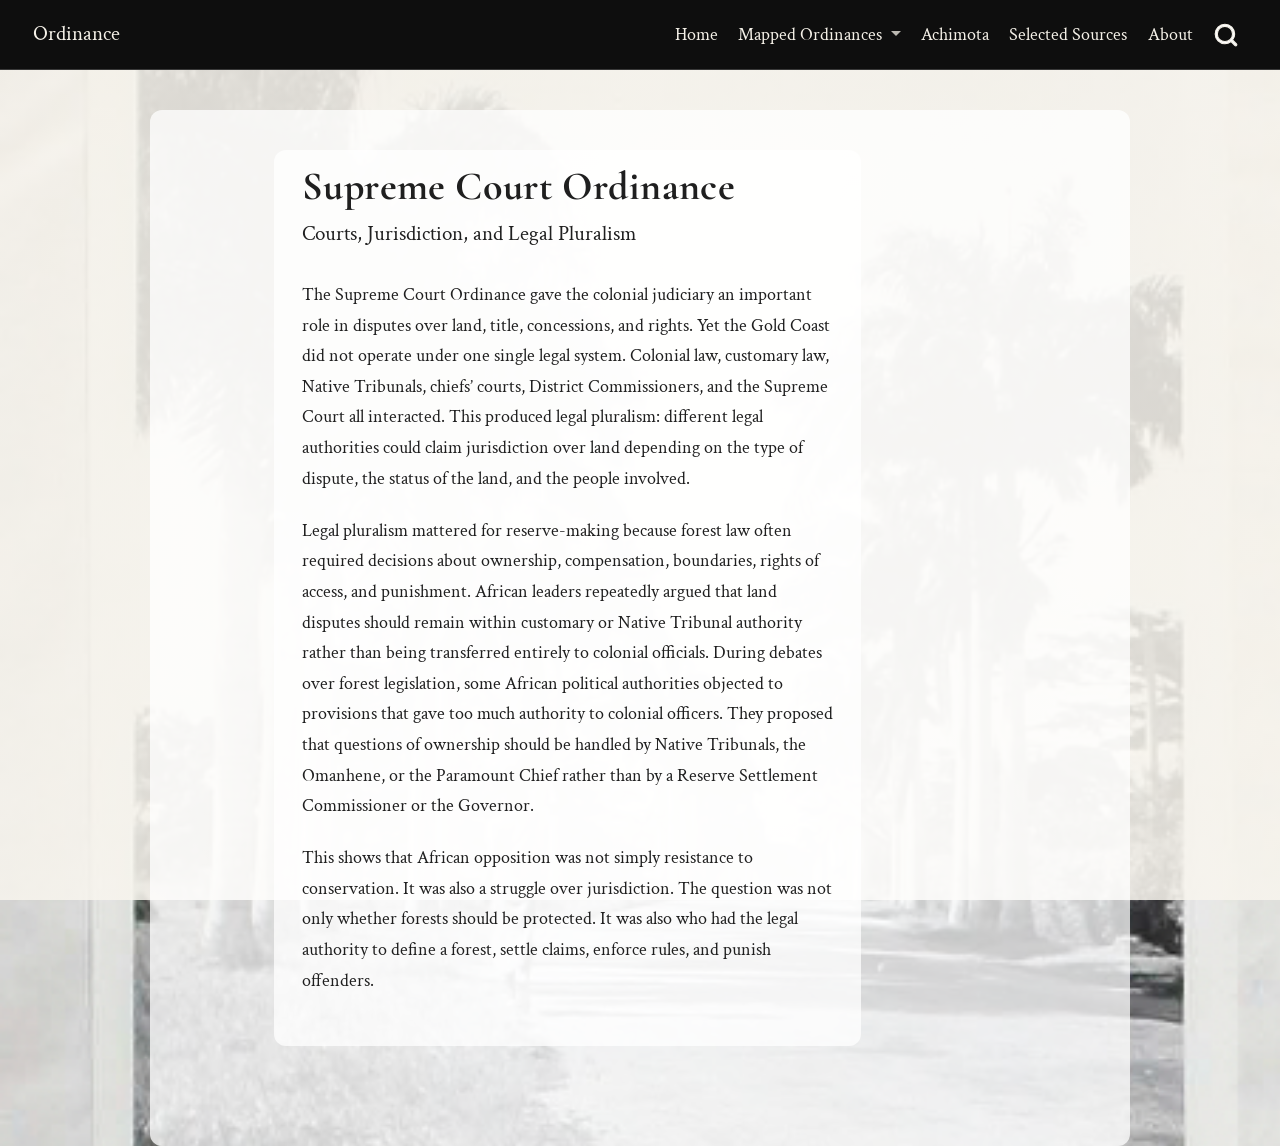
<file: supreme-court.html>
<!DOCTYPE html>
<html xmlns="http://www.w3.org/1999/xhtml" lang="en" xml:lang="en"><head>

<meta charset="utf-8">
<meta name="generator" content="quarto-1.9.37">

<meta name="viewport" content="width=device-width, initial-scale=1.0, user-scalable=yes">


<title>Supreme Court Ordinance – Ordinance</title>
<style>
/* Default styles provided by pandoc.
** See https://pandoc.org/MANUAL.html#variables-for-html for config info.
*/
code{white-space: pre-wrap;}
span.smallcaps{font-variant: small-caps;}
div.columns{display: flex; gap: min(4vw, 1.5em);}
div.column{flex: auto; overflow-x: auto;}
div.hanging-indent{margin-left: 1.5em; text-indent: -1.5em;}
ul.task-list{list-style: none;}
ul.task-list li input[type="checkbox"] {
  width: 0.8em;
  margin: 0 0.8em 0.2em -1em; /* quarto-specific, see https://github.com/quarto-dev/quarto-cli/issues/4556 */ 
  vertical-align: middle;
}
</style>


<script src="site_libs/quarto-nav/quarto-nav.js"></script>
<script src="site_libs/quarto-nav/headroom.min.js"></script>
<script src="site_libs/clipboard/clipboard.min.js"></script>
<script src="site_libs/quarto-search/autocomplete.umd.js"></script>
<script src="site_libs/quarto-search/fuse.min.js"></script>
<script src="site_libs/quarto-search/quarto-search.js"></script>
<meta name="quarto:offset" content="./">
<script src="site_libs/quarto-html/quarto.js" type="module"></script>
<script src="site_libs/quarto-html/tabsets/tabsets.js" type="module"></script>
<script src="site_libs/quarto-html/popper.min.js"></script>
<script src="site_libs/quarto-html/tippy.umd.min.js"></script>
<script src="site_libs/quarto-html/anchor.min.js"></script>
<link href="site_libs/quarto-html/tippy.css" rel="stylesheet">
<link href="site_libs/quarto-html/quarto-syntax-highlighting-7f8f88aac4f3542376d5c11b86a4c14d.css" rel="stylesheet" id="quarto-text-highlighting-styles">
<script src="site_libs/bootstrap/bootstrap.min.js"></script>
<link href="site_libs/bootstrap/bootstrap-icons.css" rel="stylesheet">
<link href="site_libs/bootstrap/bootstrap-244ce1b9ec229af56bb6f90d24b3371d.min.css" rel="stylesheet" append-hash="true" id="quarto-bootstrap" data-mode="light">
<script id="quarto-search-options" type="application/json">{
  "location": "navbar",
  "copy-button": false,
  "collapse-after": 3,
  "panel-placement": "end",
  "type": "overlay",
  "limit": 50,
  "keyboard-shortcut": [
    "f",
    "/",
    "s"
  ],
  "show-item-context": false,
  "language": {
    "search-no-results-text": "No results",
    "search-matching-documents-text": "matching documents",
    "search-copy-link-title": "Copy link to search",
    "search-hide-matches-text": "Hide additional matches",
    "search-more-match-text": "more match in this document",
    "search-more-matches-text": "more matches in this document",
    "search-clear-button-title": "Clear",
    "search-text-placeholder": "",
    "search-detached-cancel-button-title": "Cancel",
    "search-submit-button-title": "Submit",
    "search-label": "Search"
  }
}</script>


<link rel="stylesheet" href="styles.css">
</head>

<body class="nav-fixed quarto-light">

<div id="quarto-search-results"></div>
  <header id="quarto-header" class="headroom fixed-top">
    <nav class="navbar navbar-expand-lg " data-bs-theme="dark">
      <div class="navbar-container container-fluid">
      <div class="navbar-brand-container mx-auto">
    <a class="navbar-brand" href="./index.html">
    <span class="navbar-title">Ordinance</span>
    </a>
  </div>
            <div id="quarto-search" class="" title="Search"></div>
          <button class="navbar-toggler" type="button" data-bs-toggle="collapse" data-bs-target="#navbarCollapse" aria-controls="navbarCollapse" role="menu" aria-expanded="false" aria-label="Toggle navigation" onclick="if (window.quartoToggleHeadroom) { window.quartoToggleHeadroom(); }">
  <span class="navbar-toggler-icon"></span>
</button>
          <div class="collapse navbar-collapse" id="navbarCollapse">
            <ul class="navbar-nav navbar-nav-scroll ms-auto">
  <li class="nav-item">
    <a class="nav-link" href="./index.html"> 
<span class="menu-text">Home</span></a>
  </li>  
  <li class="nav-item dropdown ">
    <a class="nav-link dropdown-toggle" href="#" id="nav-menu-mapped-ordinances" role="link" data-bs-toggle="dropdown" aria-expanded="false">
 <span class="menu-text">Mapped Ordinances</span>
    </a>
    <ul class="dropdown-menu dropdown-menu-end" aria-labelledby="nav-menu-mapped-ordinances">    
        <li>
    <a class="dropdown-item" href="./overview.html">
 <span class="dropdown-text">Overview</span></a>
  </li>  
        <li>
    <a class="dropdown-item" href="./public-lands-1876.html">
 <span class="dropdown-text">Public Lands Ordinance, 1876</span></a>
  </li>  
        <li>
    <a class="dropdown-item" href="./crown-lands-1894.html">
 <span class="dropdown-text">Crown Lands Bill, 1894</span></a>
  </li>  
        <li>
    <a class="dropdown-item" href="./crown-lands-1897.html">
 <span class="dropdown-text">Crown Lands Bill, 1897</span></a>
  </li>  
        <li>
    <a class="dropdown-item" href="./concessions-1900.html">
 <span class="dropdown-text">Concessions Ordinance, 1900</span></a>
  </li>  
        <li>
    <a class="dropdown-item" href="./forest-bill-1910.html">
 <span class="dropdown-text">Forest Bill, 1910</span></a>
  </li>  
        <li>
    <a class="dropdown-item" href="./forest-ordinance-1927.html">
 <span class="dropdown-text">Forest Ordinance, 1927</span></a>
  </li>  
        <li>
    <a class="dropdown-item" href="./native-administration-jurisdiction.html">
 <span class="dropdown-text">Native Administration Ordinances</span></a>
  </li>  
        <li>
    <a class="dropdown-item" href="./supreme-court.html">
 <span class="dropdown-text">Supreme Court Ordinance</span></a>
  </li>  
    </ul>
  </li>
  <li class="nav-item">
    <a class="nav-link" href="./achimota-legal-sequence.html"> 
<span class="menu-text">Achimota</span></a>
  </li>  
  <li class="nav-item">
    <a class="nav-link" href="./sources.html"> 
<span class="menu-text">Selected Sources</span></a>
  </li>  
  <li class="nav-item">
    <a class="nav-link" href="./about.html"> 
<span class="menu-text">About</span></a>
  </li>  
</ul>
          </div> <!-- /navcollapse -->
            <div class="quarto-navbar-tools">
</div>
      </div> <!-- /container-fluid -->
    </nav>
</header>
<!-- content -->
<div id="quarto-content" class="quarto-container page-columns page-rows-contents page-layout-article page-navbar">
<!-- sidebar -->
<!-- margin-sidebar -->
    <div id="quarto-margin-sidebar" class="sidebar margin-sidebar zindex-bottom">
        
    </div>
<!-- main -->
<main class="content" id="quarto-document-content">

<header id="title-block-header" class="quarto-title-block default">
<div class="quarto-title">
<h1 class="title">Supreme Court Ordinance</h1>
<p class="subtitle lead">Courts, Jurisdiction, and Legal Pluralism</p>
</div>



<div class="quarto-title-meta">

    
  
    
  </div>
  


</header>


<p>The Supreme Court Ordinance gave the colonial judiciary an important role in disputes over land, title, concessions, and rights. Yet the Gold Coast did not operate under one single legal system. Colonial law, customary law, Native Tribunals, chiefs’ courts, District Commissioners, and the Supreme Court all interacted. This produced legal pluralism: different legal authorities could claim jurisdiction over land depending on the type of dispute, the status of the land, and the people involved.</p>
<p>Legal pluralism mattered for reserve-making because forest law often required decisions about ownership, compensation, boundaries, rights of access, and punishment. African leaders repeatedly argued that land disputes should remain within customary or Native Tribunal authority rather than being transferred entirely to colonial officials. During debates over forest legislation, some African political authorities objected to provisions that gave too much authority to colonial officers. They proposed that questions of ownership should be handled by Native Tribunals, the Omanhene, or the Paramount Chief rather than by a Reserve Settlement Commissioner or the Governor.</p>
<p>This shows that African opposition was not simply resistance to conservation. It was also a struggle over jurisdiction. The question was not only whether forests should be protected. It was also who had the legal authority to define a forest, settle claims, enforce rules, and punish offenders.</p>



</main> <!-- /main -->
<script id="quarto-html-after-body" type="application/javascript">
  window.document.addEventListener("DOMContentLoaded", function (event) {
    const icon = "";
    const anchorJS = new window.AnchorJS();
    anchorJS.options = {
      placement: 'right',
      icon: icon
    };
    anchorJS.add('.anchored');
    const isCodeAnnotation = (el) => {
      for (const clz of el.classList) {
        if (clz.startsWith('code-annotation-')) {                     
          return true;
        }
      }
      return false;
    }
    const onCopySuccess = function(e) {
      // button target
      const button = e.trigger;
      // don't keep focus
      button.blur();
      // flash "checked"
      button.classList.add('code-copy-button-checked');
      var currentTitle = button.getAttribute("title");
      button.setAttribute("title", "Copied!");
      let tooltip;
      if (window.bootstrap) {
        button.setAttribute("data-bs-toggle", "tooltip");
        button.setAttribute("data-bs-placement", "left");
        button.setAttribute("data-bs-title", "Copied!");
        tooltip = new bootstrap.Tooltip(button, 
          { trigger: "manual", 
            customClass: "code-copy-button-tooltip",
            offset: [0, -8]});
        tooltip.show();    
      }
      setTimeout(function() {
        if (tooltip) {
          tooltip.hide();
          button.removeAttribute("data-bs-title");
          button.removeAttribute("data-bs-toggle");
          button.removeAttribute("data-bs-placement");
        }
        button.setAttribute("title", currentTitle);
        button.classList.remove('code-copy-button-checked');
      }, 1000);
      // clear code selection
      e.clearSelection();
    }
    const getTextToCopy = function(trigger) {
      const outerScaffold = trigger.parentElement.cloneNode(true);
      const codeEl = outerScaffold.querySelector('code');
      for (const childEl of codeEl.children) {
        if (isCodeAnnotation(childEl)) {
          childEl.remove();
        }
      }
      return codeEl.innerText;
    }
    const clipboard = new window.ClipboardJS('.code-copy-button:not([data-in-quarto-modal])', {
      text: getTextToCopy
    });
    clipboard.on('success', onCopySuccess);
    if (window.document.getElementById('quarto-embedded-source-code-modal')) {
      const clipboardModal = new window.ClipboardJS('.code-copy-button[data-in-quarto-modal]', {
        text: getTextToCopy,
        container: window.document.getElementById('quarto-embedded-source-code-modal')
      });
      clipboardModal.on('success', onCopySuccess);
    }
      var localhostRegex = new RegExp(/^(?:http|https):\/\/localhost\:?[0-9]*\//);
      var mailtoRegex = new RegExp(/^mailto:/);
        var filterRegex = new RegExp("https:\/\/homiahben\.github\.io\/ordinance\/");
      var isInternal = (href) => {
          return filterRegex.test(href) || localhostRegex.test(href) || mailtoRegex.test(href);
      }
      // Inspect non-navigation links and adorn them if external
     var links = window.document.querySelectorAll('a[href]:not(.nav-link):not(.navbar-brand):not(.toc-action):not(.sidebar-link):not(.sidebar-item-toggle):not(.pagination-link):not(.no-external):not([aria-hidden]):not(.dropdown-item):not(.quarto-navigation-tool):not(.about-link)');
      for (var i=0; i<links.length; i++) {
        const link = links[i];
        if (!isInternal(link.href)) {
          // undo the damage that might have been done by quarto-nav.js in the case of
          // links that we want to consider external
          if (link.dataset.originalHref !== undefined) {
            link.href = link.dataset.originalHref;
          }
        }
      }
    function tippyHover(el, contentFn, onTriggerFn, onUntriggerFn) {
      const config = {
        allowHTML: true,
        maxWidth: 500,
        delay: 100,
        arrow: false,
        appendTo: function(el) {
            return el.parentElement;
        },
        interactive: true,
        interactiveBorder: 10,
        theme: 'quarto',
        placement: 'bottom-start',
      };
      if (contentFn) {
        config.content = contentFn;
      }
      if (onTriggerFn) {
        config.onTrigger = onTriggerFn;
      }
      if (onUntriggerFn) {
        config.onUntrigger = onUntriggerFn;
      }
      window.tippy(el, config); 
    }
    const noterefs = window.document.querySelectorAll('a[role="doc-noteref"]');
    for (var i=0; i<noterefs.length; i++) {
      const ref = noterefs[i];
      tippyHover(ref, function() {
        // use id or data attribute instead here
        let href = ref.getAttribute('data-footnote-href') || ref.getAttribute('href');
        try { href = new URL(href).hash; } catch {}
        const id = href.replace(/^#\/?/, "");
        const note = window.document.getElementById(id);
        if (note) {
          return note.innerHTML;
        } else {
          return "";
        }
      });
    }
    const xrefs = window.document.querySelectorAll('a.quarto-xref');
    const processXRef = (id, note) => {
      // Strip column container classes
      const stripColumnClz = (el) => {
        el.classList.remove("page-full", "page-columns");
        if (el.children) {
          for (const child of el.children) {
            stripColumnClz(child);
          }
        }
      }
      stripColumnClz(note)
      if (id === null || id.startsWith('sec-')) {
        // Special case sections, only their first couple elements
        const container = document.createElement("div");
        if (note.children && note.children.length > 2) {
          container.appendChild(note.children[0].cloneNode(true));
          for (let i = 1; i < note.children.length; i++) {
            const child = note.children[i];
            if (child.tagName === "P" && child.innerText === "") {
              continue;
            } else {
              container.appendChild(child.cloneNode(true));
              break;
            }
          }
          if (window.Quarto?.typesetMath) {
            window.Quarto.typesetMath(container);
          }
          return container.innerHTML
        } else {
          if (window.Quarto?.typesetMath) {
            window.Quarto.typesetMath(note);
          }
          return note.innerHTML;
        }
      } else {
        // Remove any anchor links if they are present
        const anchorLink = note.querySelector('a.anchorjs-link');
        if (anchorLink) {
          anchorLink.remove();
        }
        if (window.Quarto?.typesetMath) {
          window.Quarto.typesetMath(note);
        }
        if (note.classList.contains("callout")) {
          return note.outerHTML;
        } else {
          return note.innerHTML;
        }
      }
    }
    for (var i=0; i<xrefs.length; i++) {
      const xref = xrefs[i];
      tippyHover(xref, undefined, function(instance) {
        instance.disable();
        let url = xref.getAttribute('href');
        let hash = undefined; 
        if (url.startsWith('#')) {
          hash = url;
        } else {
          try { hash = new URL(url).hash; } catch {}
        }
        if (hash) {
          const id = hash.replace(/^#\/?/, "");
          const note = window.document.getElementById(id);
          if (note !== null) {
            try {
              const html = processXRef(id, note.cloneNode(true));
              instance.setContent(html);
            } finally {
              instance.enable();
              instance.show();
            }
          } else {
            // See if we can fetch this
            fetch(url.split('#')[0])
            .then(res => res.text())
            .then(html => {
              const parser = new DOMParser();
              const htmlDoc = parser.parseFromString(html, "text/html");
              const note = htmlDoc.getElementById(id);
              if (note !== null) {
                const html = processXRef(id, note);
                instance.setContent(html);
              } 
            }).finally(() => {
              instance.enable();
              instance.show();
            });
          }
        } else {
          // See if we can fetch a full url (with no hash to target)
          // This is a special case and we should probably do some content thinning / targeting
          fetch(url)
          .then(res => res.text())
          .then(html => {
            const parser = new DOMParser();
            const htmlDoc = parser.parseFromString(html, "text/html");
            const note = htmlDoc.querySelector('main.content');
            if (note !== null) {
              // This should only happen for chapter cross references
              // (since there is no id in the URL)
              // remove the first header
              if (note.children.length > 0 && note.children[0].tagName === "HEADER") {
                note.children[0].remove();
              }
              const html = processXRef(null, note);
              instance.setContent(html);
            } 
          }).finally(() => {
            instance.enable();
            instance.show();
          });
        }
      }, function(instance) {
      });
    }
        let selectedAnnoteEl;
        const selectorForAnnotation = ( cell, annotation) => {
          let cellAttr = 'data-code-cell="' + cell + '"';
          let lineAttr = 'data-code-annotation="' +  annotation + '"';
          const selector = 'span[' + cellAttr + '][' + lineAttr + ']';
          return selector;
        }
        const selectCodeLines = (annoteEl) => {
          const doc = window.document;
          const targetCell = annoteEl.getAttribute("data-target-cell");
          const targetAnnotation = annoteEl.getAttribute("data-target-annotation");
          const annoteSpan = window.document.querySelector(selectorForAnnotation(targetCell, targetAnnotation));
          const lines = annoteSpan.getAttribute("data-code-lines").split(",");
          const lineIds = lines.map((line) => {
            return targetCell + "-" + line;
          })
          let top = null;
          let height = null;
          let parent = null;
          if (lineIds.length > 0) {
              //compute the position of the single el (top and bottom and make a div)
              const el = window.document.getElementById(lineIds[0]);
              top = el.offsetTop;
              height = el.offsetHeight;
              parent = el.parentElement.parentElement;
            if (lineIds.length > 1) {
              const lastEl = window.document.getElementById(lineIds[lineIds.length - 1]);
              const bottom = lastEl.offsetTop + lastEl.offsetHeight;
              height = bottom - top;
            }
            if (top !== null && height !== null && parent !== null) {
              // cook up a div (if necessary) and position it 
              let div = window.document.getElementById("code-annotation-line-highlight");
              if (div === null) {
                div = window.document.createElement("div");
                div.setAttribute("id", "code-annotation-line-highlight");
                div.style.position = 'absolute';
                parent.appendChild(div);
              }
              div.style.top = top - 2 + "px";
              div.style.height = height + 4 + "px";
              div.style.left = 0;
              let gutterDiv = window.document.getElementById("code-annotation-line-highlight-gutter");
              if (gutterDiv === null) {
                gutterDiv = window.document.createElement("div");
                gutterDiv.setAttribute("id", "code-annotation-line-highlight-gutter");
                gutterDiv.style.position = 'absolute';
                const codeCell = window.document.getElementById(targetCell);
                const gutter = codeCell.querySelector('.code-annotation-gutter');
                gutter.appendChild(gutterDiv);
              }
              gutterDiv.style.top = top - 2 + "px";
              gutterDiv.style.height = height + 4 + "px";
            }
            selectedAnnoteEl = annoteEl;
          }
        };
        const unselectCodeLines = () => {
          const elementsIds = ["code-annotation-line-highlight", "code-annotation-line-highlight-gutter"];
          elementsIds.forEach((elId) => {
            const div = window.document.getElementById(elId);
            if (div) {
              div.remove();
            }
          });
          selectedAnnoteEl = undefined;
        };
          // Handle positioning of the toggle
      window.addEventListener(
        "resize",
        throttle(() => {
          elRect = undefined;
          if (selectedAnnoteEl) {
            selectCodeLines(selectedAnnoteEl);
          }
        }, 10)
      );
      function throttle(fn, ms) {
      let throttle = false;
      let timer;
        return (...args) => {
          if(!throttle) { // first call gets through
              fn.apply(this, args);
              throttle = true;
          } else { // all the others get throttled
              if(timer) clearTimeout(timer); // cancel #2
              timer = setTimeout(() => {
                fn.apply(this, args);
                timer = throttle = false;
              }, ms);
          }
        };
      }
        // Attach click handler to the DT
        const annoteDls = window.document.querySelectorAll('dt[data-target-cell]');
        for (const annoteDlNode of annoteDls) {
          annoteDlNode.addEventListener('click', (event) => {
            const clickedEl = event.target;
            if (clickedEl !== selectedAnnoteEl) {
              unselectCodeLines();
              const activeEl = window.document.querySelector('dt[data-target-cell].code-annotation-active');
              if (activeEl) {
                activeEl.classList.remove('code-annotation-active');
              }
              selectCodeLines(clickedEl);
              clickedEl.classList.add('code-annotation-active');
            } else {
              // Unselect the line
              unselectCodeLines();
              clickedEl.classList.remove('code-annotation-active');
            }
          });
        }
    const findCites = (el) => {
      const parentEl = el.parentElement;
      if (parentEl) {
        const cites = parentEl.dataset.cites;
        if (cites) {
          return {
            el,
            cites: cites.split(' ')
          };
        } else {
          return findCites(el.parentElement)
        }
      } else {
        return undefined;
      }
    };
    var bibliorefs = window.document.querySelectorAll('a[role="doc-biblioref"]');
    for (var i=0; i<bibliorefs.length; i++) {
      const ref = bibliorefs[i];
      const citeInfo = findCites(ref);
      if (citeInfo) {
        tippyHover(citeInfo.el, function() {
          var popup = window.document.createElement('div');
          citeInfo.cites.forEach(function(cite) {
            var citeDiv = window.document.createElement('div');
            citeDiv.classList.add('hanging-indent');
            citeDiv.classList.add('csl-entry');
            var biblioDiv = window.document.getElementById('ref-' + cite);
            if (biblioDiv) {
              citeDiv.innerHTML = biblioDiv.innerHTML;
            }
            popup.appendChild(citeDiv);
          });
          return popup.innerHTML;
        });
      }
    }
  });
  </script>
</div> <!-- /content -->




</body></html>
</file>
<file: site_libs/quarto-html/tippy.css>
.tippy-box[data-animation=fade][data-state=hidden]{opacity:0}[data-tippy-root]{max-width:calc(100vw - 10px)}.tippy-box{position:relative;background-color:#333;color:#fff;border-radius:4px;font-size:14px;line-height:1.4;white-space:normal;outline:0;transition-property:transform,visibility,opacity}.tippy-box[data-placement^=top]>.tippy-arrow{bottom:0}.tippy-box[data-placement^=top]>.tippy-arrow:before{bottom:-7px;left:0;border-width:8px 8px 0;border-top-color:initial;transform-origin:center top}.tippy-box[data-placement^=bottom]>.tippy-arrow{top:0}.tippy-box[data-placement^=bottom]>.tippy-arrow:before{top:-7px;left:0;border-width:0 8px 8px;border-bottom-color:initial;transform-origin:center bottom}.tippy-box[data-placement^=left]>.tippy-arrow{right:0}.tippy-box[data-placement^=left]>.tippy-arrow:before{border-width:8px 0 8px 8px;border-left-color:initial;right:-7px;transform-origin:center left}.tippy-box[data-placement^=right]>.tippy-arrow{left:0}.tippy-box[data-placement^=right]>.tippy-arrow:before{left:-7px;border-width:8px 8px 8px 0;border-right-color:initial;transform-origin:center right}.tippy-box[data-inertia][data-state=visible]{transition-timing-function:cubic-bezier(.54,1.5,.38,1.11)}.tippy-arrow{width:16px;height:16px;color:#333}.tippy-arrow:before{content:"";position:absolute;border-color:transparent;border-style:solid}.tippy-content{position:relative;padding:5px 9px;z-index:1}
</file>
<file: site_libs/quarto-html/quarto-syntax-highlighting-7f8f88aac4f3542376d5c11b86a4c14d.css>
/* quarto syntax highlight colors */
:root {
  --quarto-hl-ot-color: #003B4F;
  --quarto-hl-at-color: #657422;
  --quarto-hl-ss-color: #20794D;
  --quarto-hl-an-color: #5E5E5E;
  --quarto-hl-fu-color: #4758AB;
  --quarto-hl-st-color: #20794D;
  --quarto-hl-cf-color: #003B4F;
  --quarto-hl-op-color: #5E5E5E;
  --quarto-hl-er-color: #AD0000;
  --quarto-hl-bn-color: #AD0000;
  --quarto-hl-al-color: #AD0000;
  --quarto-hl-va-color: #111111;
  --quarto-hl-bu-color: inherit;
  --quarto-hl-ex-color: inherit;
  --quarto-hl-pp-color: #AD0000;
  --quarto-hl-in-color: #5E5E5E;
  --quarto-hl-vs-color: #20794D;
  --quarto-hl-wa-color: #5E5E5E;
  --quarto-hl-do-color: #5E5E5E;
  --quarto-hl-im-color: #00769E;
  --quarto-hl-ch-color: #20794D;
  --quarto-hl-dt-color: #AD0000;
  --quarto-hl-fl-color: #AD0000;
  --quarto-hl-co-color: #5E5E5E;
  --quarto-hl-cv-color: #5E5E5E;
  --quarto-hl-cn-color: #8f5902;
  --quarto-hl-sc-color: #5E5E5E;
  --quarto-hl-dv-color: #AD0000;
  --quarto-hl-kw-color: #003B4F;
}

/* other quarto variables */
:root {
  --quarto-font-monospace: SFMono-Regular, Menlo, Monaco, Consolas, "Liberation Mono", "Courier New", monospace;
}

/* syntax highlight based on Pandoc's rules */
pre > code.sourceCode > span {
  color: #003B4F;
}

code.sourceCode > span {
  color: #003B4F;
}

div.sourceCode,
div.sourceCode pre.sourceCode {
  color: #003B4F;
}

/* Normal */
code span {
  color: #003B4F;
}

/* Alert */
code span.al {
  color: #AD0000;
  font-style: inherit;
}

/* Annotation */
code span.an {
  color: #5E5E5E;
  font-style: inherit;
}

/* Attribute */
code span.at {
  color: #657422;
  font-style: inherit;
}

/* BaseN */
code span.bn {
  color: #AD0000;
  font-style: inherit;
}

/* BuiltIn */
code span.bu {
  font-style: inherit;
}

/* ControlFlow */
code span.cf {
  color: #003B4F;
  font-weight: bold;
  font-style: inherit;
}

/* Char */
code span.ch {
  color: #20794D;
  font-style: inherit;
}

/* Constant */
code span.cn {
  color: #8f5902;
  font-style: inherit;
}

/* Comment */
code span.co {
  color: #5E5E5E;
  font-style: inherit;
}

/* CommentVar */
code span.cv {
  color: #5E5E5E;
  font-style: italic;
}

/* Documentation */
code span.do {
  color: #5E5E5E;
  font-style: italic;
}

/* DataType */
code span.dt {
  color: #AD0000;
  font-style: inherit;
}

/* DecVal */
code span.dv {
  color: #AD0000;
  font-style: inherit;
}

/* Error */
code span.er {
  color: #AD0000;
  font-style: inherit;
}

/* Extension */
code span.ex {
  font-style: inherit;
}

/* Float */
code span.fl {
  color: #AD0000;
  font-style: inherit;
}

/* Function */
code span.fu {
  color: #4758AB;
  font-style: inherit;
}

/* Import */
code span.im {
  color: #00769E;
  font-style: inherit;
}

/* Information */
code span.in {
  color: #5E5E5E;
  font-style: inherit;
}

/* Keyword */
code span.kw {
  color: #003B4F;
  font-weight: bold;
  font-style: inherit;
}

/* Operator */
code span.op {
  color: #5E5E5E;
  font-style: inherit;
}

/* Other */
code span.ot {
  color: #003B4F;
  font-style: inherit;
}

/* Preprocessor */
code span.pp {
  color: #AD0000;
  font-style: inherit;
}

/* SpecialChar */
code span.sc {
  color: #5E5E5E;
  font-style: inherit;
}

/* SpecialString */
code span.ss {
  color: #20794D;
  font-style: inherit;
}

/* String */
code span.st {
  color: #20794D;
  font-style: inherit;
}

/* Variable */
code span.va {
  color: #111111;
  font-style: inherit;
}

/* VerbatimString */
code span.vs {
  color: #20794D;
  font-style: inherit;
}

/* Warning */
code span.wa {
  color: #5E5E5E;
  font-style: italic;
}

.prevent-inlining {
  content: "</";
}

/*# sourceMappingURL=789ad8cd35626ba772517505b42a116e.css.map */
</file>
<file: styles.css>
/* css styles */
@import url('https://fonts.googleapis.com/css2?family=Cormorant+Garamond:wght@500;600;700&family=Crimson+Text:wght@400;600;700&display=swap');

/* =========================
   BACKGROUND (historical image)
   ========================= */ 

body {
  margin: 0;
  padding: 0;
  line-height: 1.6;
  font-size: 18px;
  color: #1f1f1f;

  /* warm background maintained; image made slightly more translucent */
  background-image: linear-gradient(
      rgba(248, 245, 238, 0.86),
      rgba(248, 245, 238, 0.86)
    ),
    url("images/historical-map.jpg");

  background-size: cover;
  background-position: center;
  background-attachment: fixed;
  background-repeat: no-repeat;
}

/* =========================
   CONTENT BOX (transparent panel)
   ========================= */

main, .content, .quarto-container, .page-columns {
  max-width: 980px;
  margin: 40px auto;
  padding: 28px;

  /* background color maintained, still allows image to show */
  background: rgba(255, 255, 255, 0.74);
  border-radius: 12px;
}

/* =========================
   NAVBAR / HEADER
   ========================= */

#quarto-header {
  background: rgba(255, 255, 255, 0.72) !important;
  position: fixed;
  top: 0;
  left: 0;
  width: 100%;
  z-index: 1000;
}

#quarto-header .navbar {
  background: rgba(5, 5, 5, 0.96) !important; /* piano black */
  border-bottom: 1px solid rgba(255, 255, 255, 0.18);
  padding: 10px 20px;
}

#quarto-header .navbar-brand,
#quarto-header .nav-link,
#quarto-header .menu-text,
#quarto-header .dropdown-toggle {
  color: #f5f1e8 !important;
  font-weight: 500;
}

#quarto-header .navbar-brand:hover,
#quarto-header .nav-link:hover,
#quarto-header .menu-text:hover,
#quarto-header .dropdown-toggle:hover {
  color: #ffffff !important;
  text-decoration: underline;
}

#quarto-header .dropdown-menu {
  background-color: rgba(5, 5, 5, 0.98) !important; /* piano black */
  border: none;
}

#quarto-header .dropdown-item {
  color: #f5f1e8 !important;
}

#quarto-header .dropdown-item:hover {
  background-color: rgba(25, 25, 25, 0.98) !important;
  color: #ffffff !important;
}

/* =========================
   TYPOGRAPHY
   ========================= */

h1, h2, h3 {
  margin-top: 1.5em;
  font-weight: 600;
}

p {
  margin-bottom: 1em;
}

/* =========================
   LINKS (site-wide)
   ========================= */

a {
  color: #050505; /* piano black */
  font-weight: 600;
}

a:hover {
  color: #333333;
}

/* =========================
   OPTIONAL: subtle polish
   ========================= */

html {
  scroll-behavior: smooth;
}

/* =========================
   DROPDOWN MENU FIX
   ========================= */

.dropdown-menu {
  background-color: rgba(5, 5, 5, 0.95) !important; /* piano black */
  border: none;
}

.dropdown-item {
  color: #f5f1e8 !important;
}

.dropdown-item:hover {
  background-color: rgba(25, 25, 25, 0.95) !important;
  color: #ffffff !important;
}

/* =========================
   TYPOGRAPHY (ARCHIVAL STYLE)
   ========================= */

/* Body text */
body {
  font-family: 'Crimson Text', Georgia, serif;
  font-size: 18px;
  line-height: 1.7;
}

/* Headings */
h1, h2, h3 {
  font-family: 'Cormorant Garamond', Georgia, serif;
  font-weight: 700;
  letter-spacing: 0.4px;
}

/* Slight hierarchy tuning */
h1 {
  font-size: 2.35rem;
}

h2 {
  font-size: 1.75rem;
}

h3 {
  font-size: 1.35rem;
}

p {
  margin-bottom: 1.2em;
  max-width: 78ch;
}

/* =========================
   MOBILE INDEX / SEARCH ICON COLOR FIX
   ========================= */

.quarto-navbar-tools .bi,
.quarto-navbar-tools svg,
.quarto-navbar-tools svg path,
.quarto-navbar-tools svg line,
.quarto-navbar-tools svg circle {
  color: #f5f1e8 !important;
  fill: #f5f1e8 !important;
  stroke: #f5f1e8 !important;
}

.quarto-search-button,
.quarto-sidebar-toggle,
.aa-DetachedSearchButton,
.aa-DetachedSearchButtonIcon {
  color: #f5f1e8 !important;
  fill: #f5f1e8 !important;
  stroke: #f5f1e8 !important;
}

.quarto-navbar-tools .bi::before,
.quarto-search-button::before,
.quarto-sidebar-toggle::before {
  color: #f5f1e8 !important;
}

.quarto-navbar-tools * {
  color: #f5f1e8 !important;
}

.quarto-navbar-tools svg * {
  fill: #f5f1e8 !important;
  stroke: #f5f1e8 !important;
}

/* =========================
   FORCE MOBILE HAMBURGER ICON TO LIGHT COLOR
   ========================= */

.navbar-toggler {
  border-color: #f5f1e8 !important;
}

.navbar-toggler-icon {
  background-image: url("data:image/svg+xml,%3csvg xmlns='http://www.w3.org/2000/svg' viewBox='0 0 30 30'%3e%3cpath stroke='rgba%28245,241,232,1%29' stroke-linecap='round' stroke-miterlimit='10' stroke-width='2' d='M4 7h22M4 15h22M4 23h22'/%3e%3c/svg%3e") !important;
}
</file>
